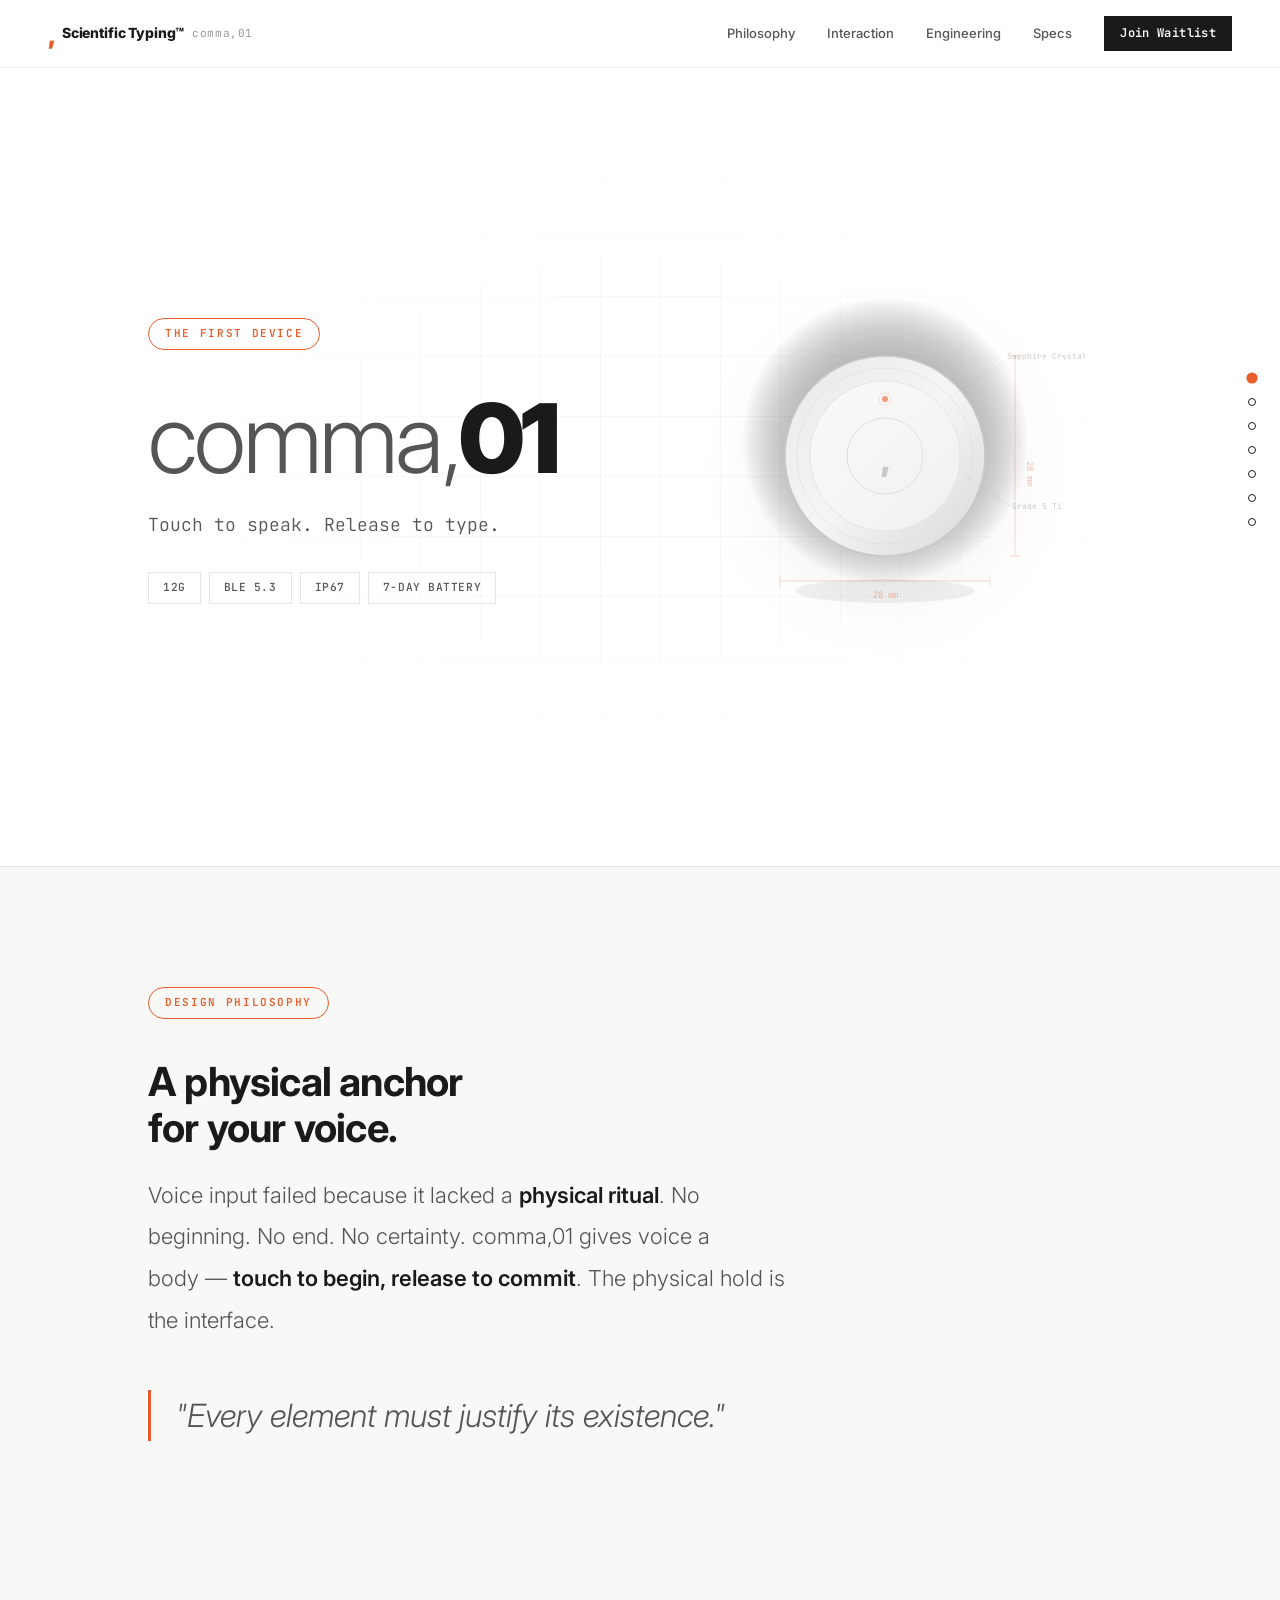
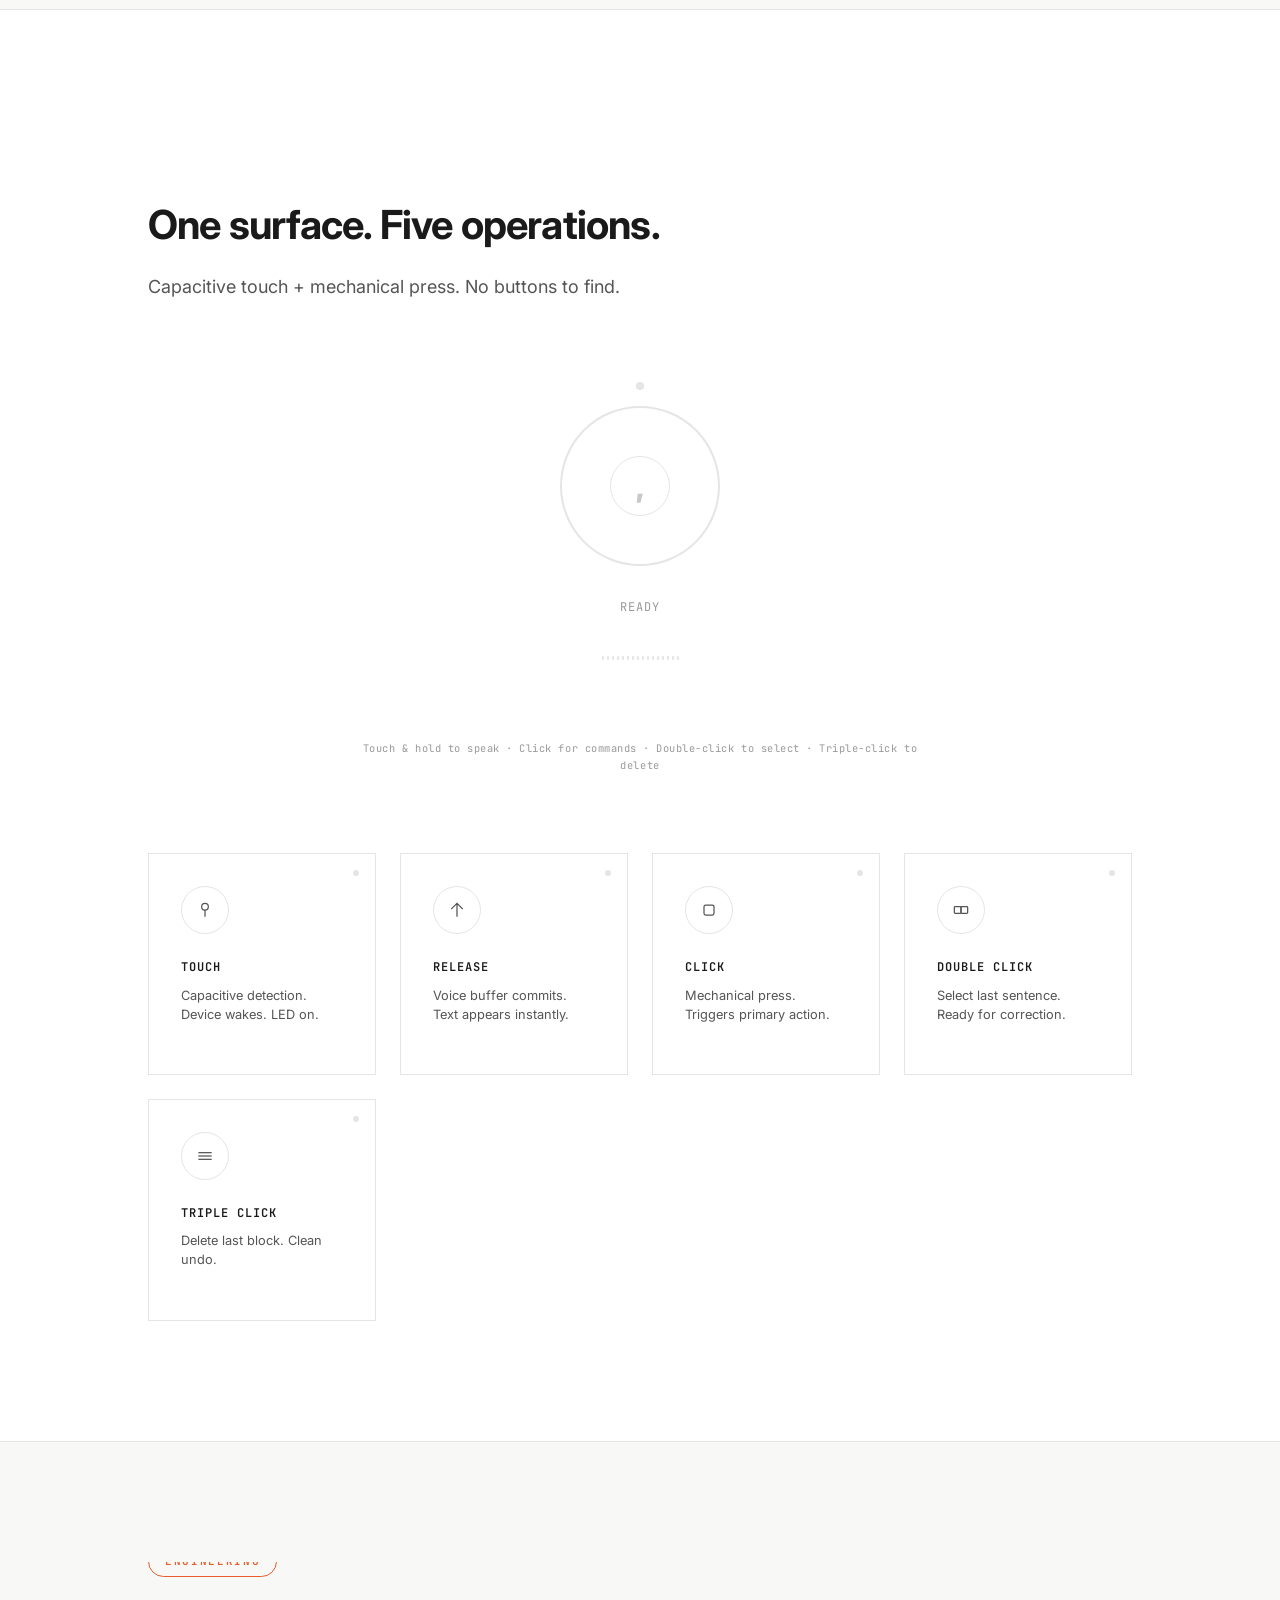
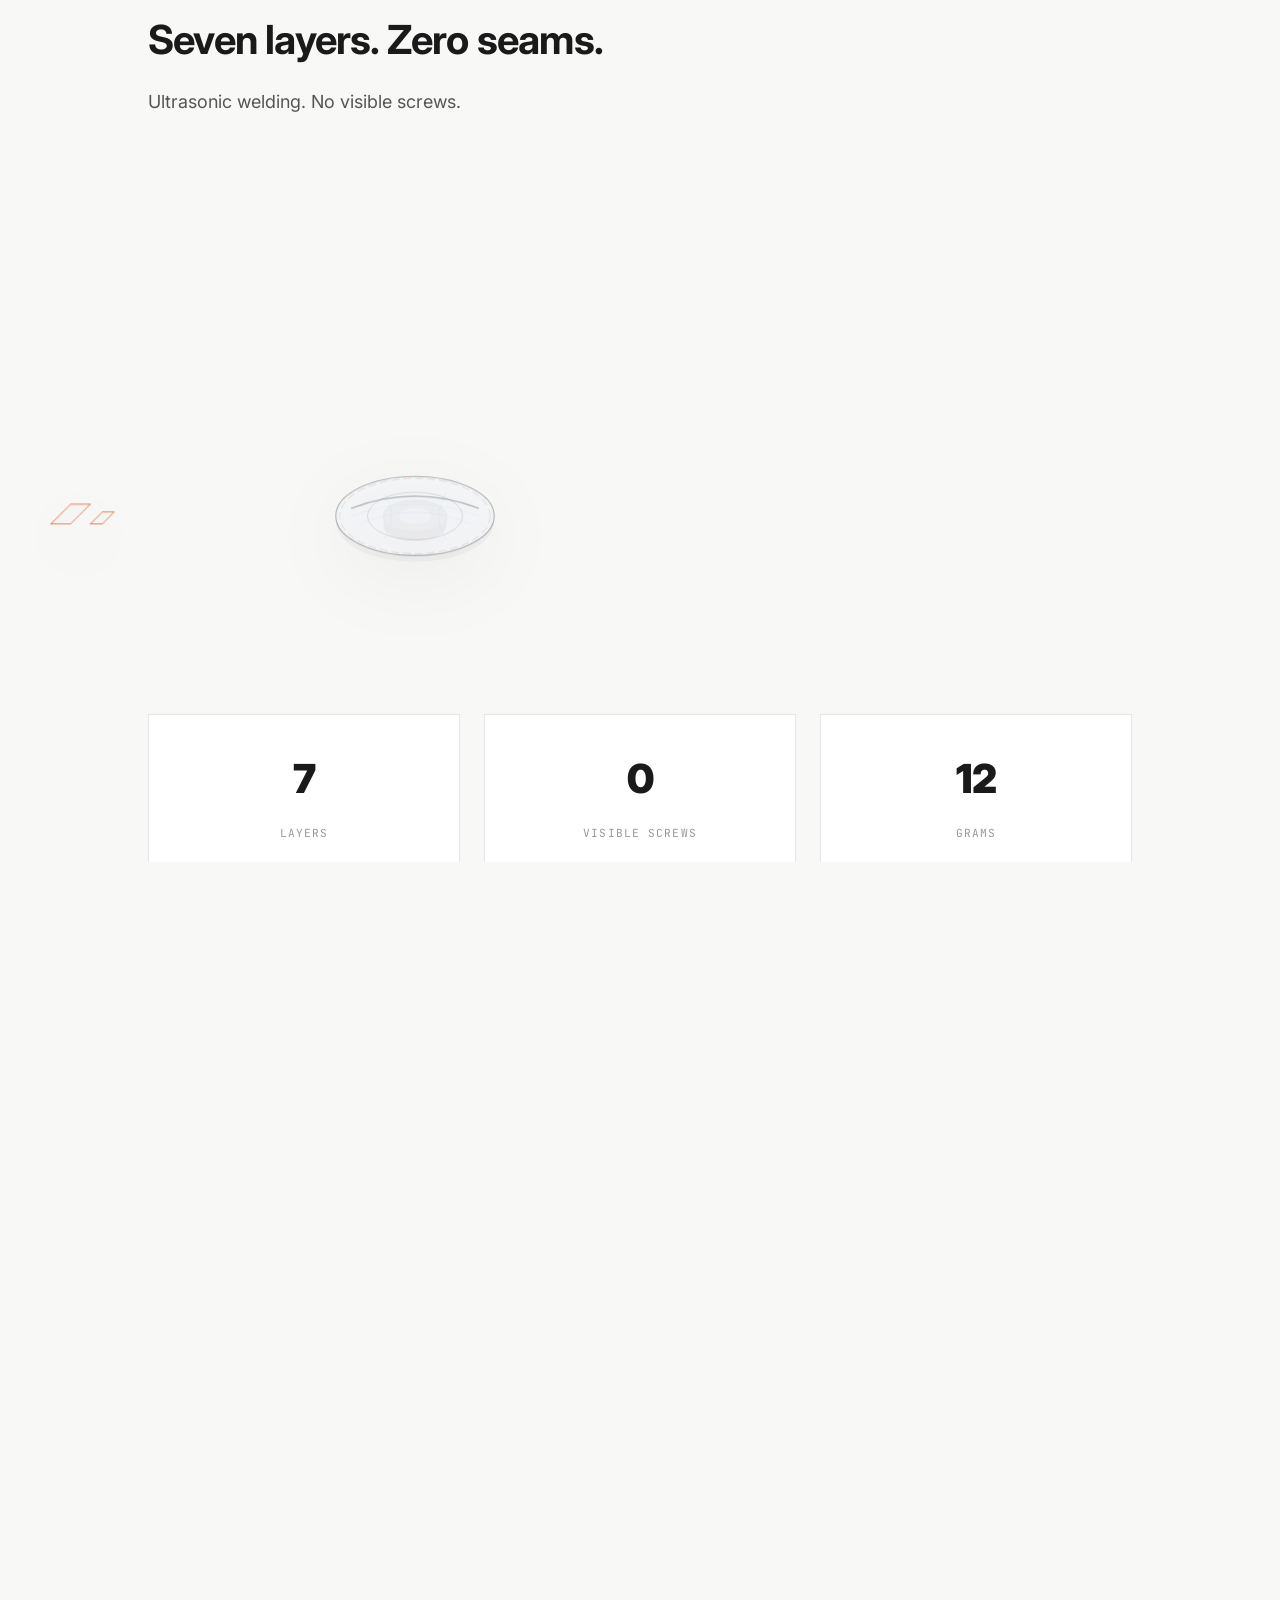
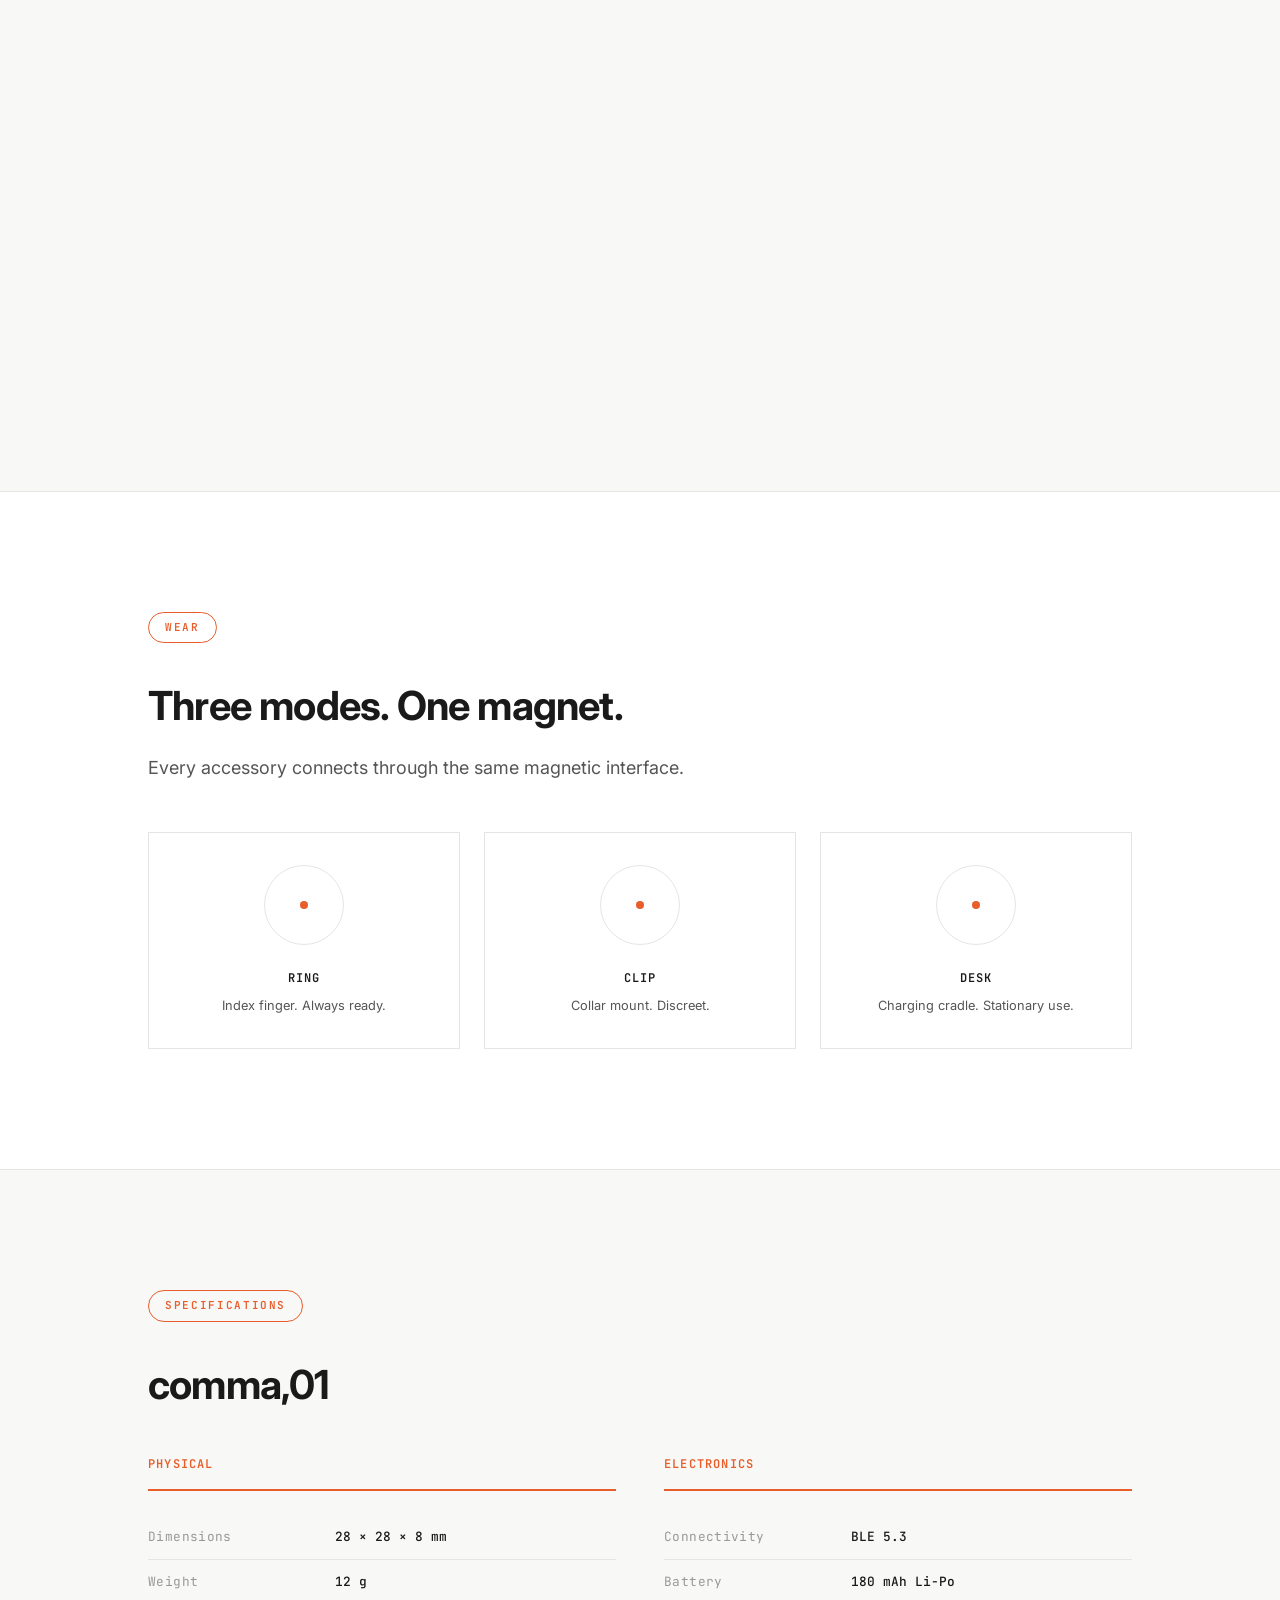
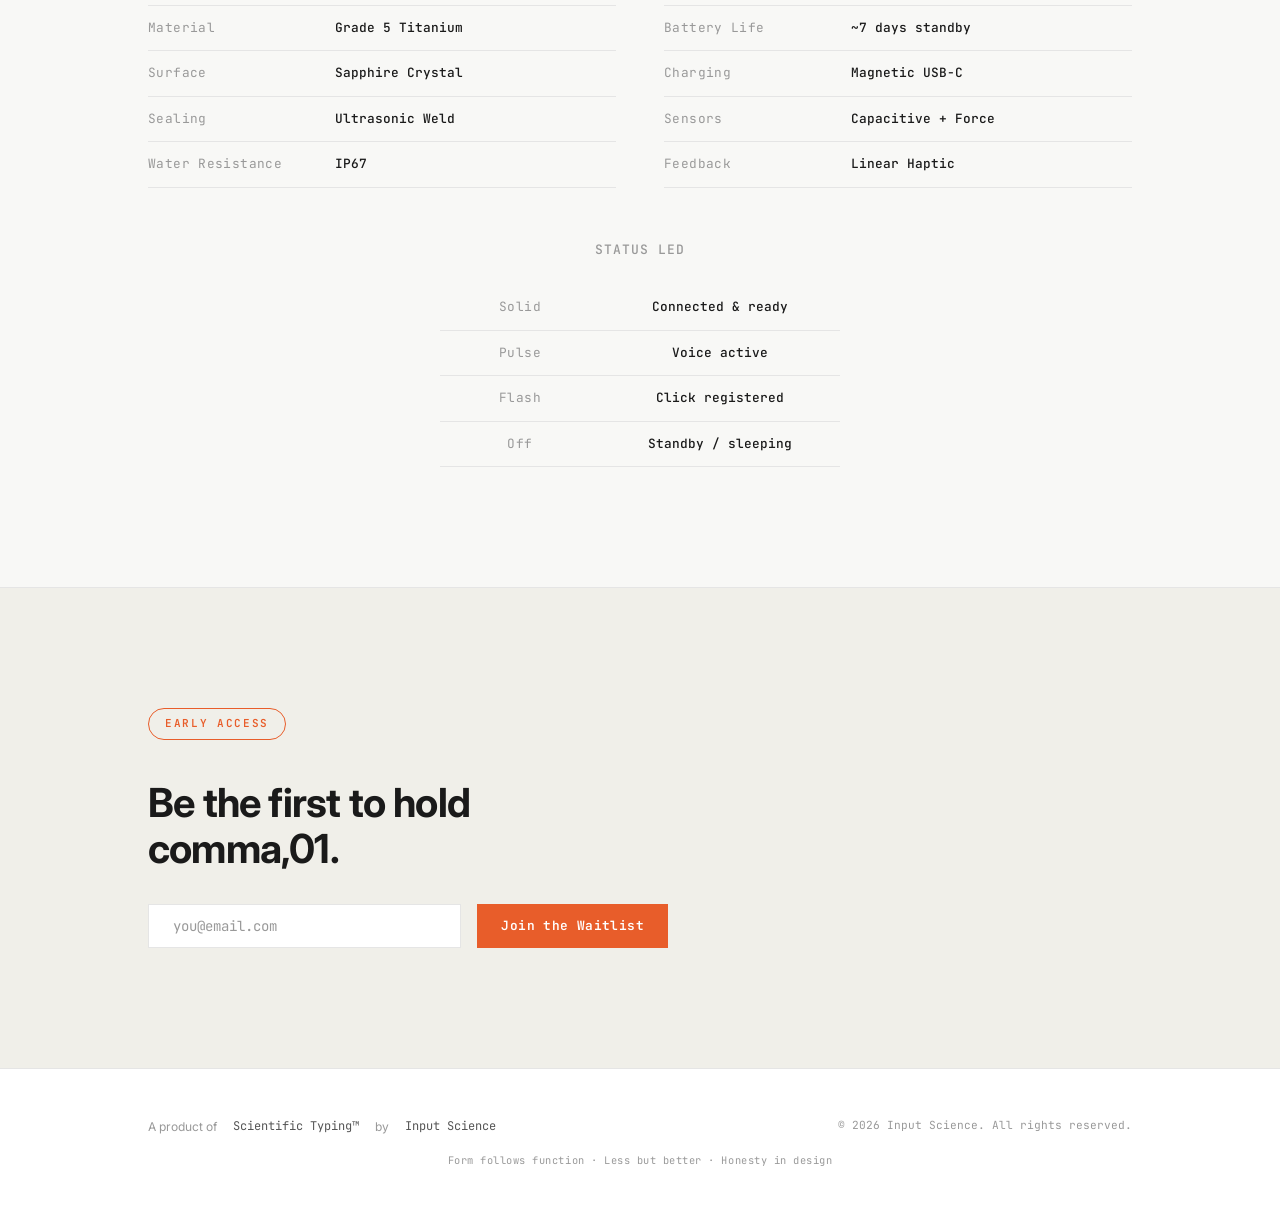
<file: comma-rams.html>
<!DOCTYPE html>
<html lang="en">

<head>
    <meta charset="UTF-8">
    <meta name="viewport" content="width=device-width, initial-scale=1.0">
    <title>comma,01 — Touch to speak. Release to type.</title>
    <meta name="description"
        content="comma,01 — The first device dedicated to Scientific Typing™. Touch to speak. Release to type. A physical anchor for your voice.">
    <link rel="stylesheet" href="comma-rams.css">
</head>

<body>

    <!-- Scroll Progress (right edge, vertical) -->
    <div class="scroll-progress" id="scrollProgress"></div>

    <!-- Section Nav Dots -->
    <div class="section-nav" id="sectionNav">
        <div class="dot active" data-target="hero" data-label="Top"></div>
        <div class="dot" data-target="philosophy" data-label="Philosophy"></div>
        <div class="dot" data-target="interaction" data-label="Interaction"></div>
        <div class="dot" data-target="engineering" data-label="Engineering"></div>
        <div class="dot" data-target="wear" data-label="Wear"></div>
        <div class="dot" data-target="specs" data-label="Specs"></div>
        <div class="dot" data-target="waitlist" data-label="Waitlist"></div>
    </div>

    <!-- ═══ NAVBAR ═══ -->
    <nav class="navbar" id="mainNav">
        <div class="nav-left">
            <a href="index.html" class="nav-brand">
                <span class="comma-mark">,</span>
                Scientific Typing™
            </a>
            <span class="nav-model">comma,01</span>
        </div>
        <div class="nav-links">
            <a href="#philosophy">Philosophy</a>
            <a href="#interaction">Interaction</a>
            <a href="#engineering">Engineering</a>
            <a href="#specs">Specs</a>
            <a href="#waitlist" class="btn">Join Waitlist</a>
        </div>
    </nav>

    <div class="spacer-nav"></div>

    <!-- ═══ HERO ═══ -->
    <section class="hero" id="hero">
        <div class="hero-bg-grid"></div>
        <div class="container">
            <div class="hero-content">
                <span class="section-badge reveal">The First Device</span>
                <h1 class="display reveal" style="transition-delay:0.1s; margin-top: 16px;">
                    <span class="comma-prefix">comma,</span>01
                </h1>
                <p class="hero-tagline reveal" style="transition-delay:0.2s;">
                    Touch to speak. Release to type.
                </p>
                <div class="hero-badges reveal" style="transition-delay:0.3s;">
                    <span class="badge">12g</span>
                    <span class="badge">BLE 5.3</span>
                    <span class="badge">IP67</span>
                    <span class="badge">7-Day Battery</span>
                </div>
            </div>
            <div class="hero-device reveal-scale" style="transition-delay:0.3s;">
                <!-- Product SVG: Minimal comma device illustration -->
                <svg viewBox="0 0 400 400" xmlns="http://www.w3.org/2000/svg">
                    <!-- Swiss grid background -->
                    <defs>
                        <radialGradient id="deviceGlow" cx="50%" cy="45%" r="45%">
                            <stop offset="0%" stop-color="#F0EFE9" />
                            <stop offset="100%" stop-color="transparent" />
                        </radialGradient>
                        <linearGradient id="titaniumGrad" x1="0%" y1="0%" x2="100%" y2="100%">
                            <stop offset="0%" stop-color="#E8E8E6" />
                            <stop offset="50%" stop-color="#F5F5F3" />
                            <stop offset="100%" stop-color="#D8D8D6" />
                        </linearGradient>
                        <linearGradient id="sapphireGrad" x1="0%" y1="0%" x2="100%" y2="100%">
                            <stop offset="0%" stop-color="#FAFAFA" />
                            <stop offset="100%" stop-color="#F0F0EE" />
                        </linearGradient>
                    </defs>

                    <!-- Ambient glow -->
                    <circle cx="200" cy="195" r="160" fill="url(#deviceGlow)" />

                    <!-- Shadow -->
                    <ellipse cx="200" cy="330" rx="90" ry="12" fill="rgba(0,0,0,0.06)" />

                    <!-- Device body (titanium chassis) -->
                    <circle cx="200" cy="195" r="100" fill="url(#titaniumGrad)" stroke="#C8C8C6" stroke-width="1.5" />

                    <!-- Inner bezel -->
                    <circle cx="200" cy="195" r="88" fill="none" stroke="#D8D8D6" stroke-width="0.5" />

                    <!-- Sapphire touch surface -->
                    <circle cx="200" cy="195" r="75" fill="url(#sapphireGrad)" stroke="#E5E5E3" stroke-width="1" />

                    <!-- Inner touch zone -->
                    <circle cx="200" cy="195" r="38" fill="none" stroke="#D8D8D6" stroke-width="0.8" />

                    <!-- Comma symbol -->
                    <text x="200" y="210" text-anchor="middle" font-family="Inter, sans-serif" font-weight="800"
                        font-size="36" fill="#C8C8C6">,</text>

                    <!-- Status LED -->
                    <circle cx="200" cy="138" r="3" fill="#E85D2A" opacity="0.6" />
                    <circle cx="200" cy="138" r="6" fill="none" stroke="#E85D2A" stroke-width="0.5" opacity="0.3" />

                    <!-- Dimension lines -->
                    <g opacity="0.4">
                        <!-- Width dimension -->
                        <line x1="95" y1="320" x2="305" y2="320" stroke="#E85D2A" stroke-width="0.6" />
                        <line x1="95" y1="315" x2="95" y2="325" stroke="#E85D2A" stroke-width="0.6" />
                        <line x1="305" y1="315" x2="305" y2="325" stroke="#E85D2A" stroke-width="0.6" />
                        <text x="200" y="337" text-anchor="middle" font-family="JetBrains Mono, monospace" font-size="9"
                            fill="#E85D2A">28 mm</text>

                        <!-- Height dimension -->
                        <line x1="330" y1="95" x2="330" y2="295" stroke="#E85D2A" stroke-width="0.6" />
                        <line x1="325" y1="95" x2="335" y2="95" stroke="#E85D2A" stroke-width="0.6" />
                        <line x1="325" y1="295" x2="335" y2="295" stroke="#E85D2A" stroke-width="0.6" />
                        <text x="342" y="200" text-anchor="start" font-family="JetBrains Mono, monospace" font-size="9"
                            fill="#E85D2A" transform="rotate(90, 342, 200)">28 mm</text>
                    </g>

                    <!-- Material callout -->
                    <g opacity="0.5">
                        <line x1="260" y1="140" x2="320" y2="100" stroke="#999" stroke-width="0.5"
                            stroke-dasharray="2 2" />
                        <text x="322" y="98" font-family="JetBrains Mono, monospace" font-size="8" fill="#999">
                            Sapphire Crystal</text>
                        <line x1="280" y1="215" x2="325" y2="245" stroke="#999" stroke-width="0.5"
                            stroke-dasharray="2 2" />
                        <text x="327" y="248" font-family="JetBrains Mono, monospace" font-size="8" fill="#999">
                            Grade 5 Ti</text>
                    </g>
                </svg>
            </div>
        </div>
    </section>

    <!-- ═══ PHILOSOPHY ═══ -->
    <section id="philosophy" class="section-alt">
        <div class="container">
            <span class="section-badge reveal">Design Philosophy</span>
            <h2 class="reveal" style="margin-top: 16px;">A physical anchor<br>for your voice.</h2>
            <p class="philosophy-text reveal" style="transition-delay:0.1s;">
                Voice input failed because it lacked a <strong>physical ritual</strong>.
                No beginning. No end. No certainty.
                comma,01 gives voice a body&nbsp;— <strong>touch to begin, release to commit</strong>.
                The physical hold is the interface.
            </p>
            <blockquote class="philosophy-quote reveal" style="transition-delay:0.2s;">
                "Every element must justify its existence."
            </blockquote>
        </div>
    </section>

    <!-- ═══ INTERACTION — Interactive Demo ═══ -->
    <section id="interaction">
        <div class="container">
            <span class="section-badge reveal">Interaction</span>
            <h2 class="reveal" style="margin-top: 16px;">One surface. Five operations.</h2>
            <p class="body-lg reveal" style="transition-delay:0.1s;">Capacitive touch + mechanical press. No buttons to
                find.</p>

            <!-- Live Demo Device -->
            <div class="demo-area reveal-scale" style="transition-delay:0.2s;">
                <div class="demo-led" id="demoLed"></div>
                <div class="demo-device" id="demoDevice">
                    <div class="demo-ring"></div>
                    <div class="demo-ring"></div>
                    <div class="device-inner">,</div>
                </div>
                <div class="demo-status" id="demoStatus">Ready</div>
                <div class="waveform" id="waveform">
                    <div class="bar"></div>
                    <div class="bar"></div>
                    <div class="bar"></div>
                    <div class="bar"></div>
                    <div class="bar"></div>
                    <div class="bar"></div>
                    <div class="bar"></div>
                    <div class="bar"></div>
                    <div class="bar"></div>
                    <div class="bar"></div>
                    <div class="bar"></div>
                    <div class="bar"></div>
                    <div class="bar"></div>
                    <div class="bar"></div>
                    <div class="bar"></div>
                    <div class="bar"></div>
                </div>
                <div class="typed-output" id="typedOutput"></div>
                <p class="demo-hint">Touch & hold to speak · Click for commands · Double-click to select · Triple-click
                    to delete</p>
            </div>

            <!-- Operation Cards -->
            <div class="interaction-grid stagger reveal">
                <div class="interaction-card" data-action="touch" id="cardTouch">
                    <div class="led"></div>
                    <div class="feedback"></div>
                    <div class="card-icon">
                        <svg width="20" height="20" viewBox="0 0 24 24" fill="none" stroke="currentColor"
                            stroke-width="1.5">
                            <circle cx="12" cy="8" r="4" />
                            <path d="M12 12v8" />
                        </svg>
                        <div class="pulse-ring"></div>
                    </div>
                    <div class="card-title">Touch</div>
                    <div class="card-desc">Capacitive detection. Device wakes. LED on.</div>
                    <div class="accent-line"></div>
                </div>

                <div class="interaction-card" data-action="release" id="cardRelease">
                    <div class="led"></div>
                    <div class="feedback"></div>
                    <div class="card-icon">
                        <svg width="20" height="20" viewBox="0 0 24 24" fill="none" stroke="currentColor"
                            stroke-width="1.5">
                            <path d="M12 20V4M5 11l7-7 7 7" />
                        </svg>
                        <div class="pulse-ring"></div>
                    </div>
                    <div class="card-title">Release</div>
                    <div class="card-desc">Voice buffer commits. Text appears instantly.</div>
                    <div class="accent-line"></div>
                </div>

                <div class="interaction-card" data-action="click" id="cardClick">
                    <div class="led"></div>
                    <div class="feedback"></div>
                    <div class="card-icon">
                        <svg width="20" height="20" viewBox="0 0 24 24" fill="none" stroke="currentColor"
                            stroke-width="1.5">
                            <rect x="6" y="6" width="12" height="12" rx="2" />
                        </svg>
                        <div class="pulse-ring"></div>
                    </div>
                    <div class="card-title">Click</div>
                    <div class="card-desc">Mechanical press. Triggers primary action.</div>
                    <div class="accent-line"></div>
                </div>

                <div class="interaction-card" data-action="double" id="cardDouble">
                    <div class="led"></div>
                    <div class="feedback"></div>
                    <div class="card-icon">
                        <svg width="20" height="20" viewBox="0 0 24 24" fill="none" stroke="currentColor"
                            stroke-width="1.5">
                            <rect x="4" y="8" width="8" height="8" rx="1" />
                            <rect x="12" y="8" width="8" height="8" rx="1" />
                        </svg>
                        <div class="pulse-ring"></div>
                    </div>
                    <div class="card-title">Double Click</div>
                    <div class="card-desc">Select last sentence. Ready for correction.</div>
                    <div class="accent-line"></div>
                </div>

                <div class="interaction-card" data-action="triple" id="cardTriple">
                    <div class="led"></div>
                    <div class="feedback"></div>
                    <div class="card-icon">
                        <svg width="20" height="20" viewBox="0 0 24 24" fill="none" stroke="currentColor"
                            stroke-width="1.5">
                            <line x1="4" y1="12" x2="20" y2="12" />
                            <line x1="4" y1="8" x2="20" y2="8" />
                            <line x1="4" y1="16" x2="20" y2="16" />
                        </svg>
                        <div class="pulse-ring"></div>
                    </div>
                    <div class="card-title">Triple Click</div>
                    <div class="card-desc">Delete last block. Clean undo.</div>
                    <div class="accent-line"></div>
                </div>
            </div>
        </div>
    </section>

    <!-- ═══ ENGINEERING — Exploded View ═══ -->
    <section id="engineering" class="eng-scroll-track exploded-section">
        <div class="eng-sticky-content">
            <div class="container">
                <span class="section-badge reveal">Engineering</span>
                <h2 class="reveal" style="margin-top: 16px;">Seven layers. Zero seams.</h2>
                <p class="body-lg reveal">Ultrasonic welding. No visible screws.</p>

                <div class="exploded-stage" id="explodedView">
                    <svg viewBox="0 0 400 600" class="exploded-svg" preserveAspectRatio="xMidYMid meet">
                        <!-- Connecting line -->
                        <line x1="200" y1="420" x2="200" y2="420" class="exp-center-line" />

                        <!-- Layer 7: Titanium Chassis (base) -->
                        <g class="exp-layer" style="--ty: 0px;" data-layer="7">
                            <path d="M 100 420 L 100 450 A 100 50 0 0 0 300 450 L 300 420 A 100 50 0 0 1 100 420 Z"
                                fill="#E8E8E6" />
                            <ellipse cx="200" cy="420" rx="100" ry="50" fill="#F0F0EE" stroke="#C8C8C6"
                                stroke-width="2" />
                            <ellipse cx="200" cy="420" rx="90" ry="45" fill="#F5F5F3" stroke="#D8D8D6"
                                stroke-width="1" />
                        </g>

                        <!-- Layer 6: Li-Po Cell -->
                        <g class="exp-layer" style="--ty: -45px;" data-layer="6">
                            <path d="M 115 420 L 115 435 A 85 42.5 0 0 0 285 435 L 285 420 A 85 42.5 0 0 1 115 420 Z"
                                fill="#D8D8D6" />
                            <ellipse cx="200" cy="420" rx="85" ry="42.5" fill="#E0E0DE" />
                            <path d="M 190 420 L 210 420 M 200 410 L 200 430" stroke="#999" stroke-width="2" />
                        </g>

                        <!-- Layer 5: BLE 5.3 Radio (PCB) -->
                        <g class="exp-layer" style="--ty: -90px;" data-layer="5">
                            <ellipse cx="200" cy="420" rx="90" ry="45" fill="#E8F5E9" stroke="#81C784"
                                stroke-width="1.5" />
                            <rect x="170" y="405" width="25" height="25" fill="#F5F5F3" stroke="#E85D2A"
                                stroke-width="1" transform="skewX(-45)" />
                            <rect x="220" y="415" width="15" height="15" fill="#F5F5F3" stroke="#E85D2A"
                                stroke-width="1" transform="skewX(-45)" />
                            <circle cx="160" cy="430" r="3" fill="#E85D2A" />
                            <circle cx="240" cy="410" r="3" fill="#E85D2A" />
                        </g>

                        <!-- Layer 4: Haptic Feedback Motor -->
                        <g class="exp-layer" style="--ty: -135px;" data-layer="4">
                            <path d="M 160 420 L 160 432 A 40 20 0 0 0 240 432 L 240 420 A 40 20 0 0 1 160 420 Z"
                                fill="#D8D8D6" />
                            <ellipse cx="200" cy="420" rx="40" ry="20" fill="#E0E0DE" stroke="#C8C8C6"
                                stroke-width="1" />
                            <ellipse cx="200" cy="420" rx="20" ry="10" fill="#F0F0EE" />
                        </g>

                        <!-- Layer 3: Force-Sensitive Membrane -->
                        <g class="exp-layer" style="--ty: -180px;" data-layer="3">
                            <ellipse cx="200" cy="420" rx="95" ry="47.5" fill="rgba(232, 93, 42, 0.08)"
                                stroke="rgba(232, 93, 42, 0.5)" stroke-width="1.5" stroke-dasharray="10 5" />
                        </g>

                        <!-- Layer 2: Capacitive Sensor Array -->
                        <g class="exp-layer" style="--ty: -225px;" data-layer="2">
                            <ellipse cx="200" cy="420" rx="98" ry="49" fill="rgba(100, 181, 246, 0.15)"
                                stroke="rgba(66, 165, 245, 0.4)" stroke-width="1" />
                            <path d="M 120 420 Q 200 390 280 420 M 130 430 Q 200 400 270 430"
                                stroke="rgba(66, 165, 245, 0.25)" stroke-width="1" fill="none" />
                            <path d="M 160 390 Q 180 420 160 450 M 240 390 Q 220 420 240 450"
                                stroke="rgba(66, 165, 245, 0.25)" stroke-width="1" fill="none" />
                        </g>

                        <!-- Layer 1: Sapphire Touch Surface -->
                        <g class="exp-layer" style="--ty: -270px;" data-layer="1">
                            <path d="M 100 420 L 100 428 A 100 50 0 0 0 300 428 L 300 420 A 100 50 0 0 1 100 420 Z"
                                fill="rgba(26, 26, 26, 0.04)" />
                            <ellipse cx="200" cy="420" rx="100" ry="50" fill="rgba(255, 255, 255, 0.6)"
                                stroke="rgba(26, 26, 26, 0.3)" stroke-width="1.5" />
                            <ellipse cx="200" cy="420" rx="60" ry="30" fill="transparent"
                                stroke="rgba(26, 26, 26, 0.15)" stroke-width="1" />
                            <path d="M 120 410 Q 200 380 280 410" fill="none" stroke="rgba(26, 26, 26, 0.25)"
                                stroke-width="2" stroke-linecap="round" />
                        </g>
                    </svg>

                    <div class="exp-labels-col">
                        <div class="exp-label" data-target="1">01 — Sapphire Touch Surface</div>
                        <div class="exp-label" data-target="2">02 — Capacitive Sensor Array</div>
                        <div class="exp-label" data-target="3">03 — Force-Sensitive Membrane</div>
                        <div class="exp-label" data-target="4">04 — Haptic Feedback Motor</div>
                        <div class="exp-label" data-target="5">05 — BLE 5.3 Radio Module</div>
                        <div class="exp-label" data-target="6">06 — Li-Po Cell (180 mAh)</div>
                        <div class="exp-label" data-target="7">07 — Titanium Chassis</div>
                    </div>
                </div>

                <div class="engineering-stats stagger reveal">
                    <div class="stat-item">
                        <span class="stat-number" data-target="7">0</span>
                        <span class="stat-label">Layers</span>
                    </div>
                    <div class="stat-item">
                        <span class="stat-number" data-target="0">0</span>
                        <span class="stat-label">Visible Screws</span>
                    </div>
                    <div class="stat-item">
                        <span class="stat-number" data-target="12">0</span>
                        <span class="stat-label">Grams</span>
                    </div>
                </div>
            </div>
        </div>
    </section>

    <!-- ═══ WEAR ═══ -->
    <section id="wear">
        <div class="container">
            <span class="section-badge reveal">Wear</span>
            <h2 class="reveal" style="margin-top: 16px;">Three modes. One magnet.</h2>
            <p class="body-lg reveal" style="transition-delay:0.1s;">Every accessory connects through the same magnetic
                interface.</p>

            <div class="wear-modes stagger reveal">
                <div class="wear-card">
                    <div class="magnetic-demo">
                        <div class="mag-dot"></div>
                    </div>
                    <div class="wear-name">Ring</div>
                    <div class="wear-desc">Index finger. Always ready.</div>
                </div>
                <div class="wear-card">
                    <div class="magnetic-demo">
                        <div class="mag-dot"></div>
                    </div>
                    <div class="wear-name">Clip</div>
                    <div class="wear-desc">Collar mount. Discreet.</div>
                </div>
                <div class="wear-card">
                    <div class="magnetic-demo">
                        <div class="mag-dot"></div>
                    </div>
                    <div class="wear-name">Desk</div>
                    <div class="wear-desc">Charging cradle. Stationary use.</div>
                </div>
            </div>
        </div>
    </section>

    <!-- ═══ SPECIFICATIONS ═══ -->
    <section id="specs" class="section-alt">
        <div class="container">
            <span class="section-badge reveal">Specifications</span>
            <h2 class="reveal" style="margin-top: 16px;">comma,01</h2>

            <div class="dual-grid reveal">
                <div class="col">
                    <h3>Physical</h3>
                    <table class="spec-table">
                        <tr>
                            <td>Dimensions</td>
                            <td>28 × 28 × 8 mm</td>
                        </tr>
                        <tr>
                            <td>Weight</td>
                            <td>12 g</td>
                        </tr>
                        <tr>
                            <td>Material</td>
                            <td>Grade 5 Titanium</td>
                        </tr>
                        <tr>
                            <td>Surface</td>
                            <td>Sapphire Crystal</td>
                        </tr>
                        <tr>
                            <td>Sealing</td>
                            <td>Ultrasonic Weld</td>
                        </tr>
                        <tr>
                            <td>Water Resistance</td>
                            <td>IP67</td>
                        </tr>
                    </table>
                </div>
                <div class="col">
                    <h3>Electronics</h3>
                    <table class="spec-table">
                        <tr>
                            <td>Connectivity</td>
                            <td>BLE 5.3</td>
                        </tr>
                        <tr>
                            <td>Battery</td>
                            <td>180 mAh Li-Po</td>
                        </tr>
                        <tr>
                            <td>Battery Life</td>
                            <td>~7 days standby</td>
                        </tr>
                        <tr>
                            <td>Charging</td>
                            <td>Magnetic USB-C</td>
                        </tr>
                        <tr>
                            <td>Sensors</td>
                            <td>Capacitive + Force</td>
                        </tr>
                        <tr>
                            <td>Feedback</td>
                            <td>Linear Haptic</td>
                        </tr>
                    </table>
                </div>
            </div>

            <div class="led-status-section reveal">
                <span class="caption">Status LED</span>
                <table class="spec-table">
                    <tr>
                        <td>Solid</td>
                        <td>Connected & ready</td>
                    </tr>
                    <tr>
                        <td>Pulse</td>
                        <td>Voice active</td>
                    </tr>
                    <tr>
                        <td>Flash</td>
                        <td>Click registered</td>
                    </tr>
                    <tr>
                        <td>Off</td>
                        <td>Standby / sleeping</td>
                    </tr>
                </table>
            </div>
        </div>
    </section>

    <!-- ═══ WAITLIST ═══ -->
    <section id="waitlist" class="waitlist-section">
        <div class="container">
            <span class="section-badge reveal">Early Access</span>
            <h2 class="reveal" style="margin-top: 16px;">Be the first to hold<br>comma,01.</h2>
            <form class="waitlist-form reveal" id="waitlistForm">
                <input type="email" placeholder="you@email.com" required>
                <button type="submit">Join the Waitlist</button>
            </form>
            <p class="waitlist-success" id="waitlistSuccess">✓ You're on the list. We'll be in touch.</p>
        </div>
    </section>

    <!-- ═══ FOOTER ═══ -->
    <footer>
        <div class="container">
            <div class="footer-links">
                <span class="small">A product of</span>
                <a href="index.html">Scientific Typing™</a>
                <span class="small">by</span>
                <a href="https://inputscience.io" target="_blank" rel="noopener">Input Science</a>
            </div>
            <p class="copyright">© 2026 Input Science. All rights reserved.</p>
        </div>
        <p class="design-philosophy">Form follows function · Less but better · Honesty in design</p>
    </footer>

    <!-- Back to Top -->
    <button class="back-to-top" id="backToTop" aria-label="Back to top">↑</button>

    <script>
        // ─── Scroll Progress (vertical, right edge) ───
        const scrollProgress = document.getElementById('scrollProgress');
        const backToTop = document.getElementById('backToTop');

        window.addEventListener('scroll', () => {
            const scrollTop = window.scrollY;
            const docHeight = document.documentElement.scrollHeight - window.innerHeight;
            scrollProgress.style.height = ((scrollTop / docHeight) * 100) + '%';
            backToTop.classList.toggle('visible', scrollTop > 400);
        }, { passive: true });

        backToTop.addEventListener('click', () => window.scrollTo({ top: 0, behavior: 'smooth' }));

        // ─── Smart Nav ───
        let lastScroll = 0;
        const mainNav = document.getElementById('mainNav');

        window.addEventListener('scroll', () => {
            const cur = window.scrollY;
            mainNav.classList.toggle('hidden', cur > lastScroll && cur > 120);
            lastScroll = cur;
        }, { passive: true });

        // ─── Section Dots ───
        const dots = document.querySelectorAll('.section-nav .dot');
        const sections = document.querySelectorAll('section[id]');

        window.addEventListener('scroll', () => {
            let current = '';
            sections.forEach(s => { if (window.scrollY >= s.offsetTop - 200) current = s.id; });
            dots.forEach(d => d.classList.toggle('active', d.dataset.target === current));
        }, { passive: true });

        dots.forEach(d => d.addEventListener('click', () => {
            document.getElementById(d.dataset.target)?.scrollIntoView({ behavior: 'smooth' });
        }));

        // ─── Scroll Reveal ───
        const revealObserver = new IntersectionObserver((entries) => {
            entries.forEach(e => { if (e.isIntersecting) e.target.classList.add('visible'); });
        }, { threshold: 0.1, rootMargin: '0px 0px -50px 0px' });

        document.querySelectorAll('.reveal, .reveal-left, .reveal-right, .reveal-scale, .stagger')
            .forEach(el => revealObserver.observe(el));

        // ═══ INTERACTIVE DEMO DEVICE ═══
        const demoDevice = document.getElementById('demoDevice');
        const demoLed = document.getElementById('demoLed');
        const demoStatus = document.getElementById('demoStatus');
        const waveform = document.getElementById('waveform');
        const typedOutput = document.getElementById('typedOutput');

        const samplePhrases = [
            'Voice as a keyboard.',
            'Touch to speak, release to type.',
            'The physical hold is the interface.',
            'No beginning. No end. No certainty.',
            'comma,01 gives voice a body.',
            'Controlled by a physical hold.',
        ];

        let holdTimer = null;
        let clickCount = 0;
        let clickTimer = null;
        let isHolding = false;
        let interactionLocked = false;
        let currentPhrase = '';

        function setStatus(text, active = false) {
            demoStatus.textContent = text;
            demoStatus.classList.toggle('active', active);
        }

        function setLed(on) { demoLed.classList.toggle('on', on); }

        function typeText(text) {
            typedOutput.textContent = '';
            typedOutput.classList.add('has-text');
            let i = 0;
            function next() {
                if (i <= text.length) {
                    typedOutput.textContent = text.slice(0, i) + (i < text.length ? '█' : '');
                    i++;
                    setTimeout(next, 20 + Math.random() * 20);
                }
            }
            next();
        }

        demoDevice.addEventListener('mousedown', (e) => {
            e.preventDefault();
            if (interactionLocked) return;
            holdTimer = setTimeout(() => {
                isHolding = true;
                interactionLocked = true;
                demoDevice.classList.add('touching', 'pressing');
                setLed(true);
                setStatus('Listening...', true);
                waveform.classList.add('active');
                currentPhrase = samplePhrases[Math.floor(Math.random() * samplePhrases.length)];
                activateCard('touch');
                clickCount = 0;
                clearTimeout(clickTimer);
            }, 250);
        });

        demoDevice.addEventListener('mouseup', () => {
            clearTimeout(holdTimer);
            if (isHolding) {
                isHolding = false;
                demoDevice.classList.remove('touching', 'pressing');
                waveform.classList.remove('active');
                setStatus('Committed', true);
                setLed(false);
                activateCard('release');
                typeText(currentPhrase);
                setTimeout(() => { setStatus('Ready'); interactionLocked = false; }, 2000);
            } else {
                if (!interactionLocked) handleClick();
            }
        });

        demoDevice.addEventListener('contextmenu', e => e.preventDefault());
        demoDevice.addEventListener('touchstart', (e) => { e.preventDefault(); demoDevice.dispatchEvent(new MouseEvent('mousedown')); });
        demoDevice.addEventListener('touchend', (e) => { e.preventDefault(); demoDevice.dispatchEvent(new MouseEvent('mouseup')); });

        function handleClick() {
            clickCount++;
            clearTimeout(clickTimer);
            clickTimer = setTimeout(() => {
                if (clickCount === 1) {
                    activateCard('click');
                    setStatus('Click → Action', true);
                    setLed(true);
                    setTimeout(() => { setStatus('Ready'); setLed(false); }, 1200);
                } else if (clickCount === 2) {
                    activateCard('double');
                    setStatus('Double → Select', true);
                    setLed(true);
                    if (typedOutput.textContent) {
                        typedOutput.style.background = 'rgba(232,93,42,0.06)';
                        setTimeout(() => { typedOutput.style.background = ''; }, 1200);
                    }
                    setTimeout(() => { setStatus('Ready'); setLed(false); }, 1200);
                } else if (clickCount >= 3) {
                    activateCard('triple');
                    setStatus('Triple → Delete', true);
                    setLed(true);
                    typedOutput.textContent = '';
                    typedOutput.classList.remove('has-text');
                    setTimeout(() => { setStatus('Ready'); setLed(false); }, 1200);
                }
                clickCount = 0;
            }, 300);
        }

        // ─── Interaction Cards ───
        const interactionCards = document.querySelectorAll('.interaction-card');

        function activateCard(action) {
            interactionCards.forEach(c => c.classList.remove('active'));
            const card = document.querySelector(`[data-action="${action}"]`);
            if (card) {
                card.classList.add('active');
                const ripple = document.createElement('div');
                ripple.className = 'ripple';
                const rect = card.getBoundingClientRect();
                ripple.style.width = ripple.style.height = Math.max(rect.width, rect.height) + 'px';
                ripple.style.left = '50%';
                ripple.style.top = '50%';
                ripple.style.marginLeft = -(Math.max(rect.width, rect.height) / 2) + 'px';
                ripple.style.marginTop = -(Math.max(rect.width, rect.height) / 2) + 'px';
                card.appendChild(ripple);
                setTimeout(() => ripple.remove(), 600);
                setTimeout(() => card.classList.remove('active'), 1500);
            }
        }

        interactionCards.forEach(card => {
            card.addEventListener('click', () => {
                const action = card.dataset.action;
                activateCard(action);
                if (action === 'touch') {
                    demoDevice.classList.add('touching');
                    setLed(true);
                    setStatus('Listening...', true);
                    waveform.classList.add('active');
                    setTimeout(() => {
                        demoDevice.classList.remove('touching');
                        waveform.classList.remove('active');
                        setStatus('Committed', true);
                        currentPhrase = samplePhrases[Math.floor(Math.random() * samplePhrases.length)];
                        typeText(currentPhrase);
                        activateCard('release');
                        setLed(false);
                        setTimeout(() => setStatus('Ready'), 2000);
                    }, 1500);
                } else if (action === 'click') {
                    setStatus('Click → Action', true);
                    setLed(true);
                    setTimeout(() => { setStatus('Ready'); setLed(false); }, 1200);
                } else if (action === 'double') {
                    setStatus('Double → Select', true);
                    setLed(true);
                    if (typedOutput.textContent) {
                        typedOutput.style.background = 'rgba(232,93,42,0.06)';
                        setTimeout(() => typedOutput.style.background = '', 1200);
                    }
                    setTimeout(() => { setStatus('Ready'); setLed(false); }, 1200);
                } else if (action === 'triple') {
                    setStatus('Triple → Delete', true);
                    setLed(true);
                    typedOutput.textContent = '';
                    typedOutput.classList.remove('has-text');
                    setTimeout(() => { setStatus('Ready'); setLed(false); }, 1200);
                }
            });
        });

        // ─── Engineering: Scroll-Scrubbing SVG ───
        const explodeContainer = document.getElementById('explodedView');
        if (explodeContainer) {
            let rafId = null;

            function scrubExplosion() {
                const track = document.getElementById('engineering');
                const rect = track.getBoundingClientRect();
                const windowHeight = window.innerHeight;
                const scrollableDistance = Math.max(1, rect.height - windowHeight);
                let rawProgress = -rect.top / scrollableDistance;
                let progress = Math.max(0, Math.min(1, rawProgress));
                progress = 1 - Math.pow(1 - progress, 2.5);

                explodeContainer.style.setProperty('--explode-progress', progress.toFixed(4));

                const centerLine = document.querySelector('.exp-center-line');
                if (centerLine) {
                    centerLine.setAttribute('y2', 420 - (420 - 150) * progress);
                }

                if (progress > 0.98) {
                    explodeContainer.classList.add('fully-exploded');
                } else {
                    explodeContainer.classList.remove('fully-exploded');
                }
                rafId = null;
            }

            window.addEventListener('scroll', () => {
                if (!rafId) rafId = requestAnimationFrame(scrubExplosion);
            }, { passive: true });

            scrubExplosion();

            // Hover interactions
            const expLayers = document.querySelectorAll('.exp-layer');
            const expLabels = document.querySelectorAll('.exp-label');

            expLayers.forEach(layer => {
                layer.addEventListener('mouseenter', () => {
                    document.querySelector(`.exp-label[data-target="${layer.dataset.layer}"]`)?.classList.add('highlight');
                });
                layer.addEventListener('mouseleave', () => {
                    document.querySelector(`.exp-label[data-target="${layer.dataset.layer}"]`)?.classList.remove('highlight');
                });
            });

            expLabels.forEach(label => {
                label.addEventListener('mouseenter', () => {
                    const id = label.dataset.target;
                    document.querySelector(`.exp-layer[data-layer="${id}"]`)?.style.setProperty('filter', 'drop-shadow(0 0 20px rgba(232,93,42,0.3)) brightness(1.05)');
                    label.classList.add('highlight');
                });
                label.addEventListener('mouseleave', () => {
                    const id = label.dataset.target;
                    document.querySelector(`.exp-layer[data-layer="${id}"]`)?.style.setProperty('filter', '');
                    label.classList.remove('highlight');
                });
            });
        }

        // ─── Counter Animation ───
        const statNumbers = document.querySelectorAll('.stat-number[data-target]');
        const counterObserver = new IntersectionObserver((entries) => {
            entries.forEach(entry => {
                if (entry.isIntersecting) {
                    const el = entry.target;
                    const target = parseInt(el.dataset.target);
                    let current = 0;
                    const step = Math.max(1, Math.floor(target / 30));
                    const interval = setInterval(() => {
                        current += step;
                        if (current >= target) { current = target; clearInterval(interval); }
                        el.textContent = current;
                    }, 40);
                    counterObserver.unobserve(el);
                }
            });
        }, { threshold: 0.5 });

        statNumbers.forEach(el => counterObserver.observe(el));

        // ─── Waitlist ───
        const waitlistForm = document.getElementById('waitlistForm');
        const waitlistSuccess = document.getElementById('waitlistSuccess');

        waitlistForm.addEventListener('submit', (e) => {
            e.preventDefault();
            const email = waitlistForm.querySelector('input').value;
            const entries = JSON.parse(localStorage.getItem('st_waitlist') || '[]');
            entries.push({ email, timestamp: new Date().toISOString() });
            localStorage.setItem('st_waitlist', JSON.stringify(entries));
            waitlistForm.style.display = 'none';
            waitlistSuccess.classList.add('show');
        });

        if (localStorage.getItem('st_waitlist')) {
            const entries = JSON.parse(localStorage.getItem('st_waitlist'));
            if (entries.length > 0) {
                waitlistForm.style.display = 'none';
                waitlistSuccess.classList.add('show');
            }
        }

        // ─── Console ───
        console.log(
            '%c , %c comma,01 — Touch to speak. Release to type. %c Rams Edition',
            'font-size: 32px; font-weight: 800; color: #E85D2A; background: #F0EFE9; padding: 8px 4px 8px 16px;',
            'font-size: 12px; font-weight: 400; color: #555; background: #F0EFE9; padding: 8px 0;',
            'font-size: 10px; font-weight: 600; color: #E85D2A; background: #F0EFE9; padding: 8px 16px 8px 4px;'
        );
    </script>

</body>

</html>
</file>
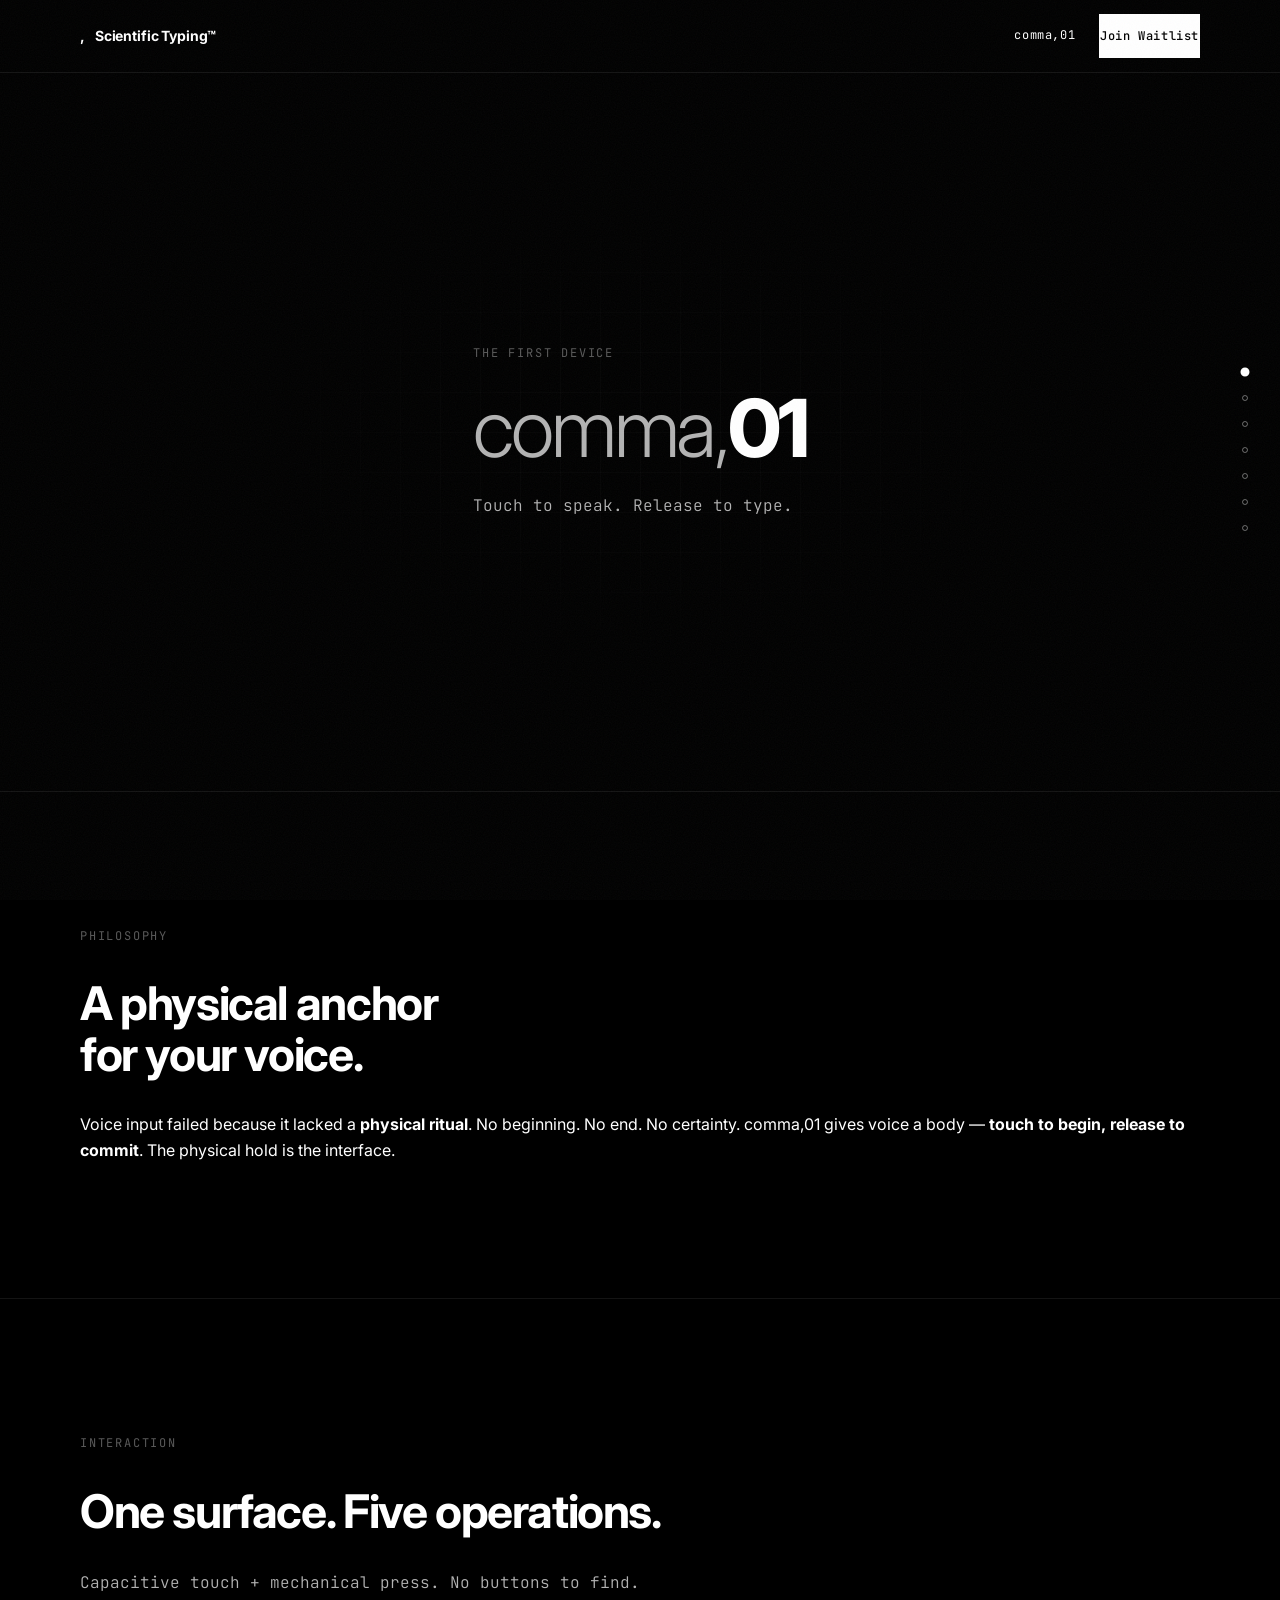
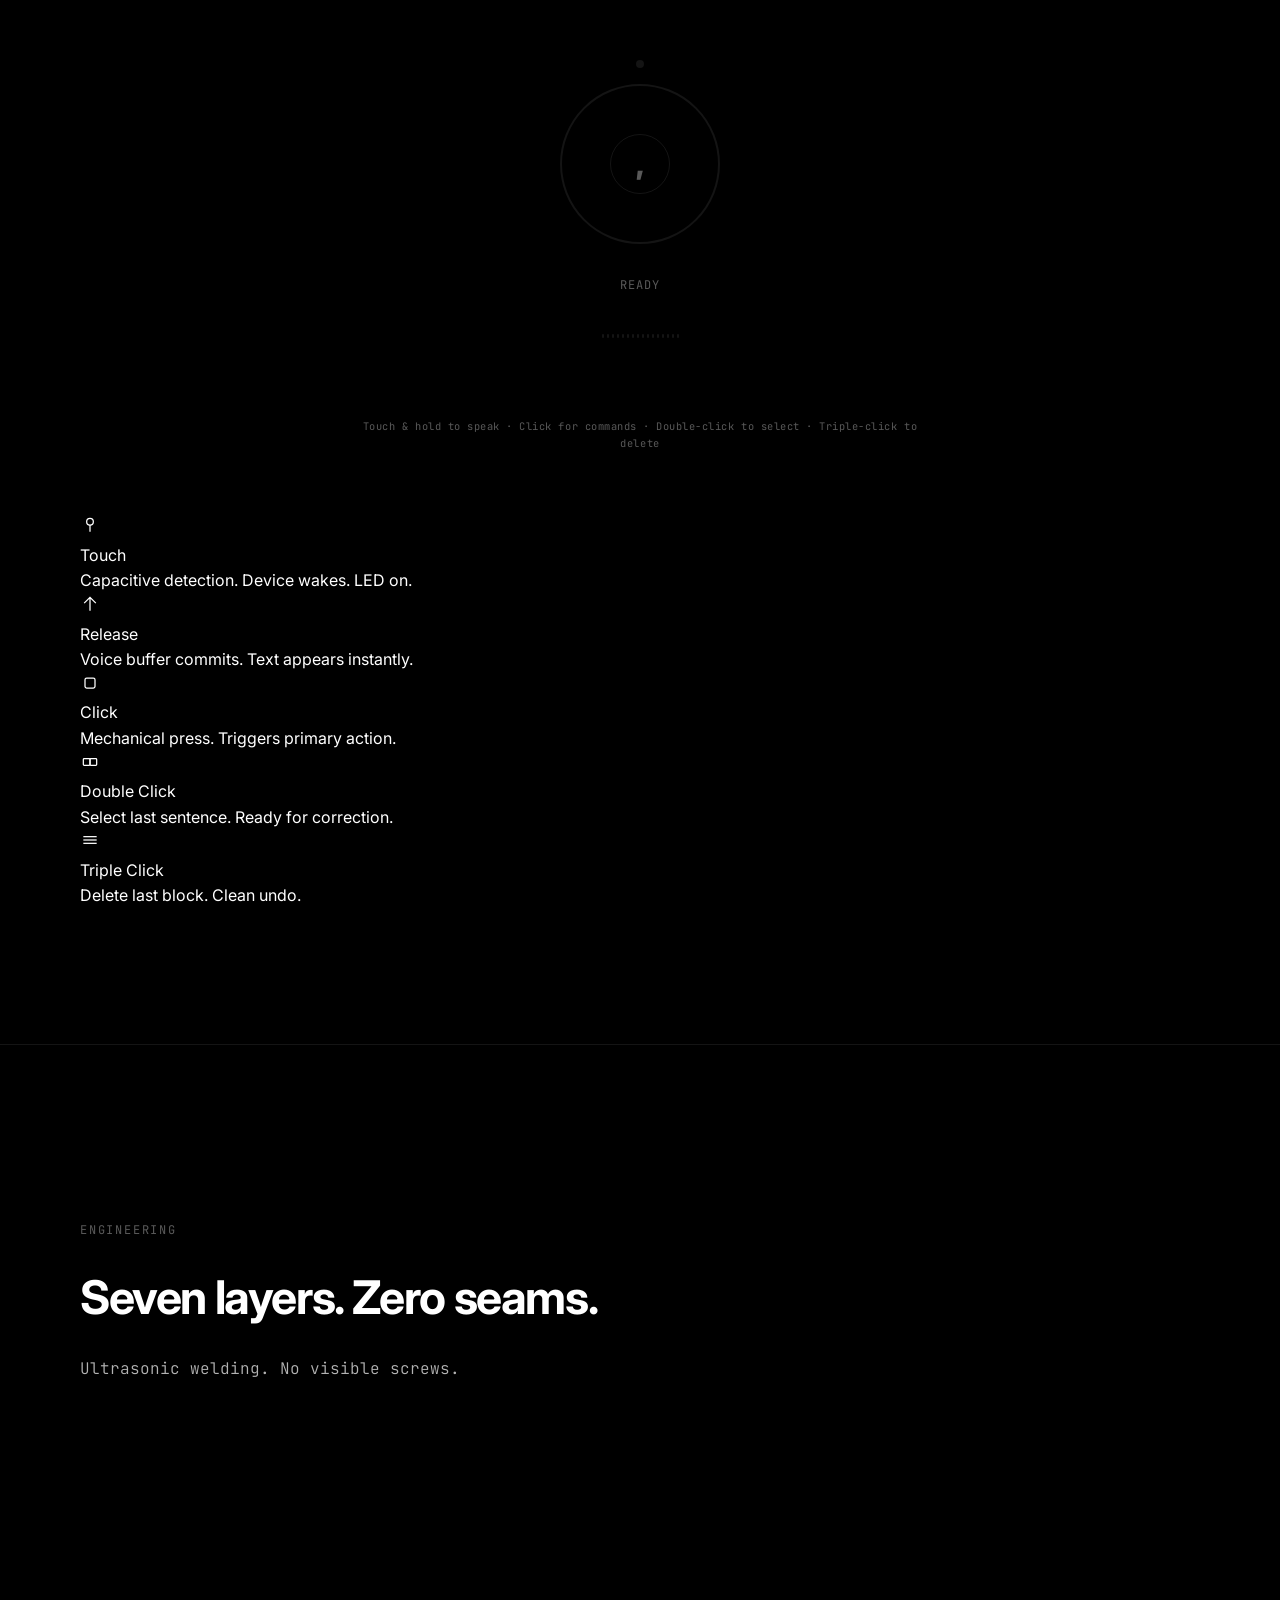
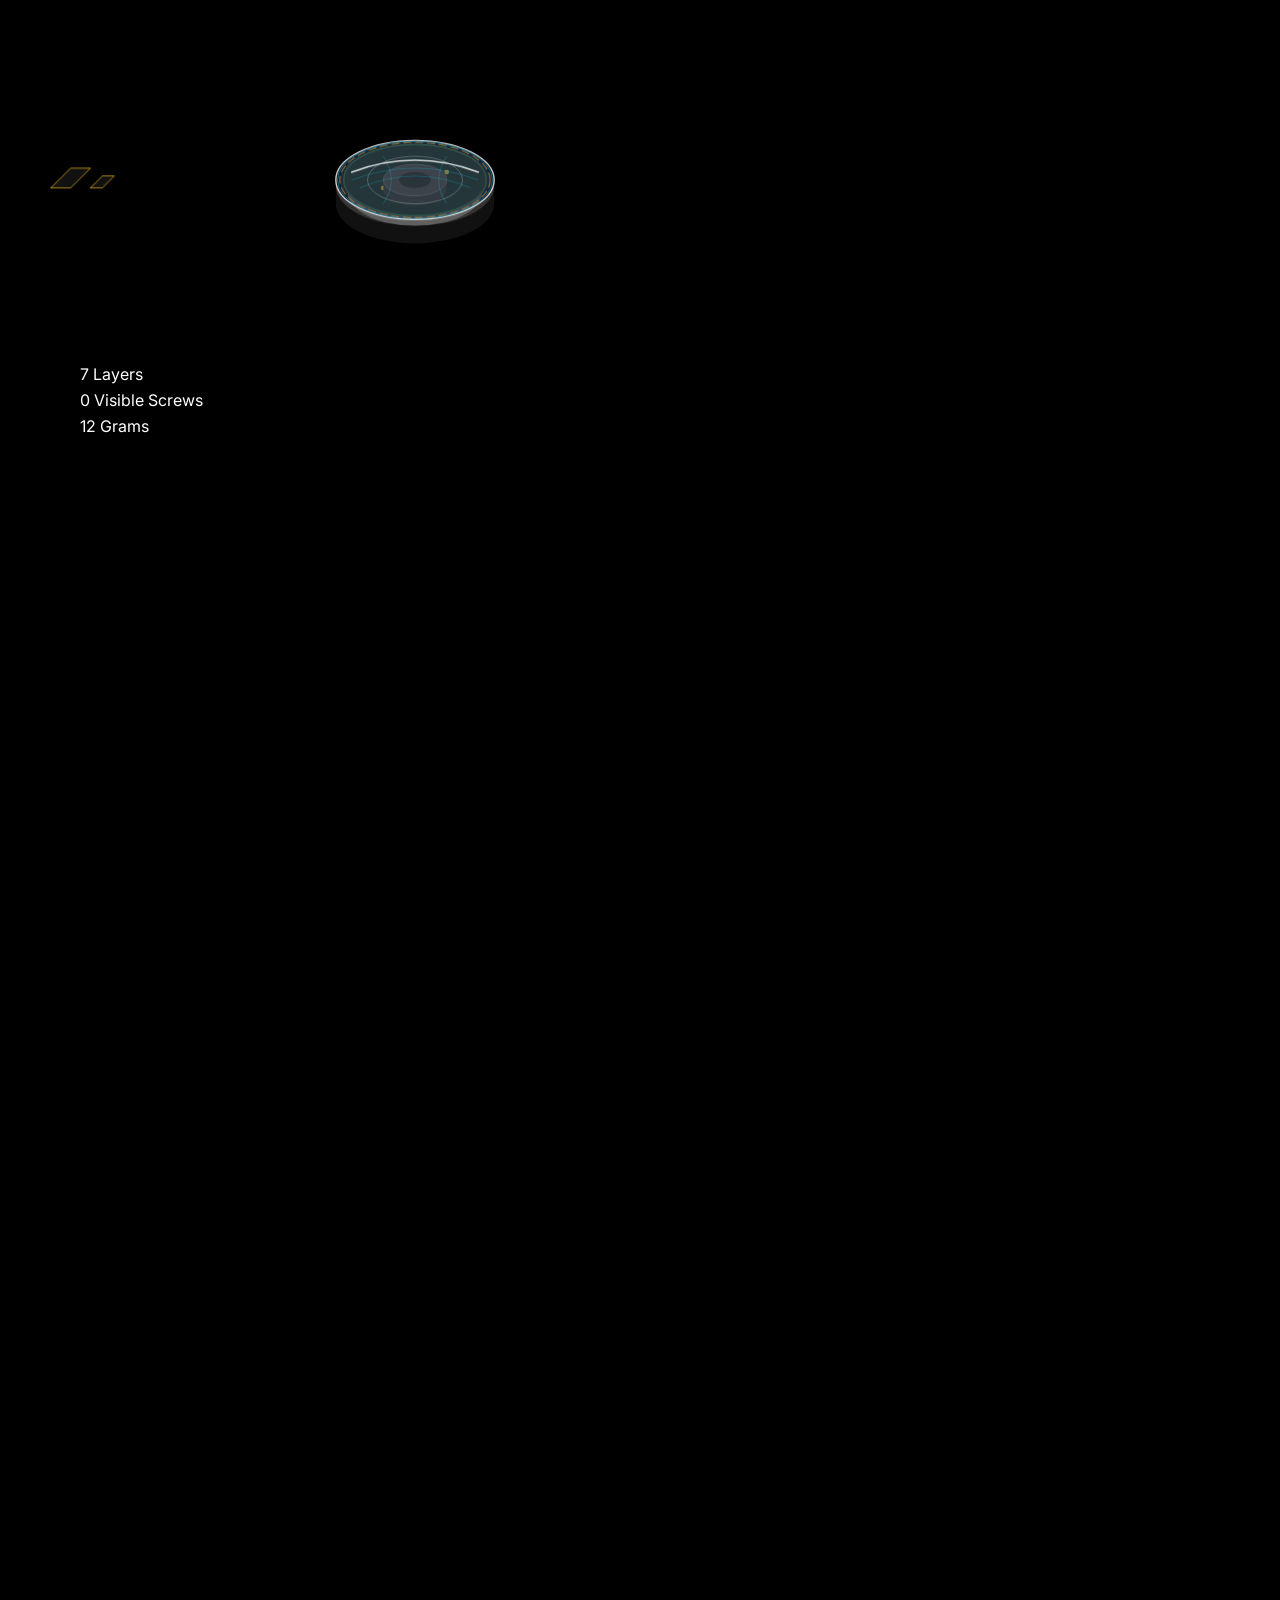
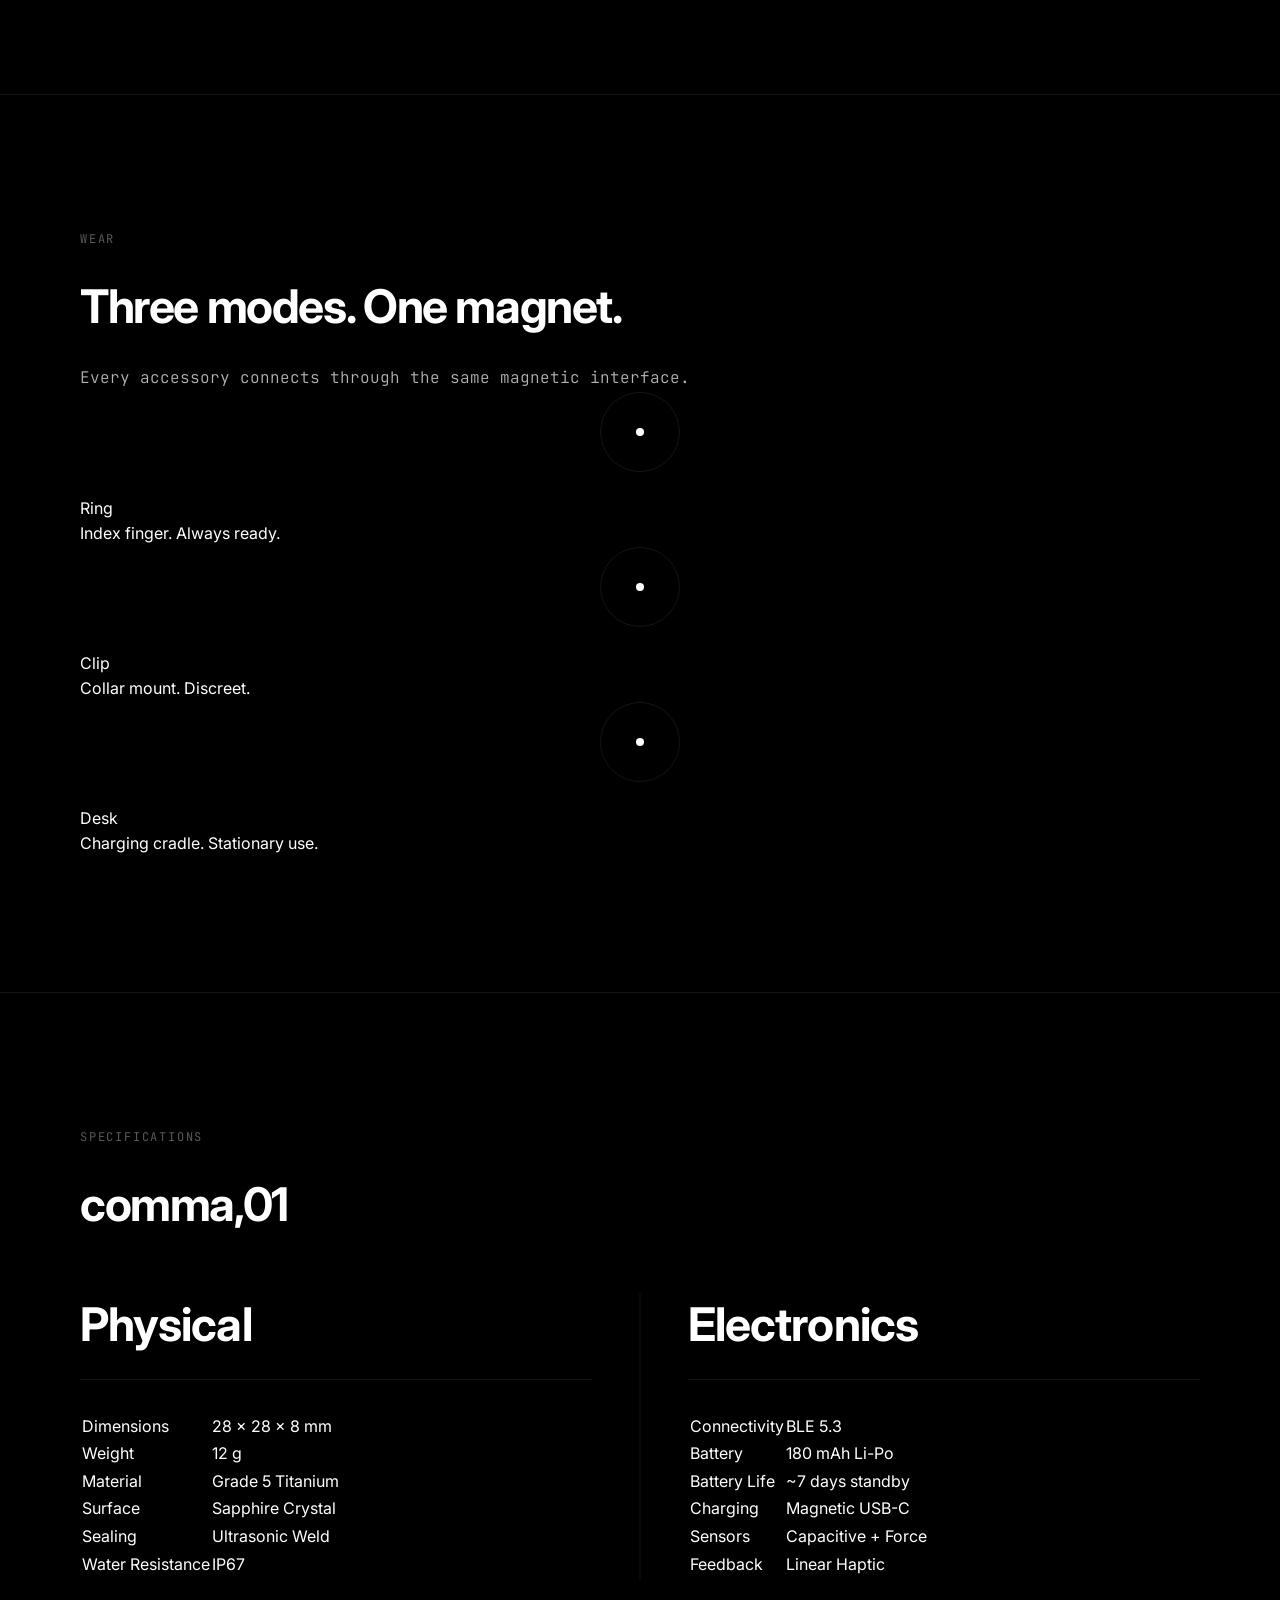
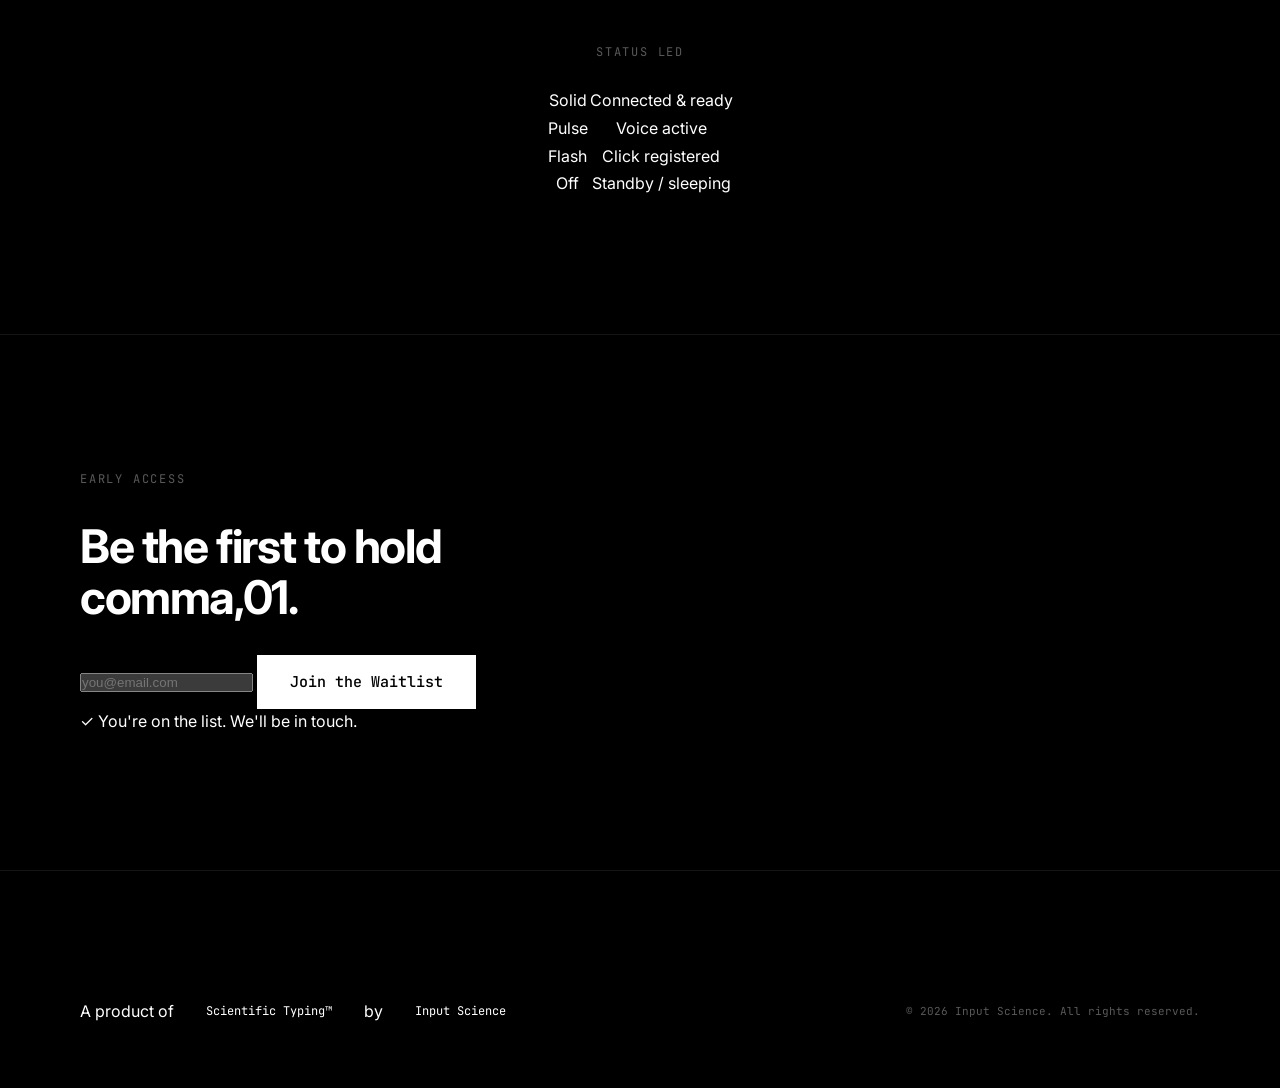
<file: comma.html>
<!DOCTYPE html>
<html lang="en">

<head>
    <meta charset="UTF-8">
    <meta name="viewport" content="width=device-width, initial-scale=1.0">
    <title>comma,01 — Touch to speak. Release to type.</title>
    <meta name="description"
        content="comma,01 — The first device dedicated to Scientific Typing™. Touch to speak. Release to type.">
    <link rel="stylesheet" href="styles.css">
    <style>
        /* ─── Comma Page Specific ─── */
        .comma-hero {
            min-height: 80vh;
            display: flex;
            flex-direction: column;
            justify-content: center;
            position: relative;
            overflow: hidden;
        }

        .comma-hero .hero-bg-grid {
            position: absolute;
            inset: 0;
            background-image:
                linear-gradient(rgba(255, 255, 255, 0.02) 1px, transparent 1px),
                linear-gradient(90deg, rgba(255, 255, 255, 0.02) 1px, transparent 1px);
            background-size: 40px 40px;
            mask-image: radial-gradient(ellipse 50% 50% at 50% 50%, black 20%, transparent 70%);
            -webkit-mask-image: radial-gradient(ellipse 50% 50% at 50% 50%, black 20%, transparent 70%);
            pointer-events: none;
        }

        .comma-hero h1 {
            font-size: clamp(3rem, 7vw, 5rem);
        }

        .comma-hero h1 .comma-prefix {
            font-family: var(--font-sans);
            font-weight: 300;
            color: var(--gray-text);
        }

        /* ─── Interactive Demo Area ─── */
        .demo-area {
            max-width: 560px;
            margin: calc(var(--grid) * 8) auto 0;
            text-align: center;
        }

        .demo-device {
            width: 160px;
            height: 160px;
            border-radius: 50%;
            border: 2px solid var(--gray-dim);
            margin: 0 auto calc(var(--grid) * 4);
            display: flex;
            align-items: center;
            justify-content: center;
            cursor: pointer;
            position: relative;
            user-select: none;
            -webkit-user-select: none;
            touch-action: manipulation;
            transition: border-color 0.15s, transform 0.15s, box-shadow 0.3s;
        }

        .demo-device:hover {
            border-color: rgba(255, 255, 255, 0.3);
        }

        .demo-device.touching {
            border-color: var(--white);
            transform: scale(0.96);
            box-shadow: 0 0 0 4px rgba(255, 255, 255, 0.08), 0 0 40px rgba(255, 255, 255, 0.06);
        }

        .demo-device.pressing {
            border-color: var(--white);
            transform: scale(0.92);
            box-shadow: 0 0 0 6px rgba(255, 255, 255, 0.12), 0 0 60px rgba(255, 255, 255, 0.1);
        }

        .demo-device .device-inner {
            width: 60px;
            height: 60px;
            border-radius: 50%;
            border: 1px solid var(--gray-dim);
            display: flex;
            align-items: center;
            justify-content: center;
            font-family: var(--font-sans);
            font-weight: 800;
            font-size: 2rem;
            color: var(--gray-mid);
            transition: all 0.15s;
        }

        .demo-device.touching .device-inner {
            border-color: var(--white);
            color: var(--white);
            background: rgba(255, 255, 255, 0.05);
        }

        .demo-device.pressing .device-inner {
            border-color: var(--white);
            color: var(--black);
            background: var(--white);
        }

        /* Pulse rings for demo device */
        .demo-device .demo-ring {
            position: absolute;
            inset: -2px;
            border-radius: 50%;
            border: 1px solid rgba(255, 255, 255, 0.3);
            opacity: 0;
            pointer-events: none;
        }

        .demo-device.touching .demo-ring {
            animation: demo-pulse 1.5s ease-out infinite;
        }

        .demo-device.touching .demo-ring:nth-child(2) {
            animation-delay: 0.5s;
        }

        @keyframes demo-pulse {
            0% {
                transform: scale(1);
                opacity: 0.4;
            }

            100% {
                transform: scale(1.5);
                opacity: 0;
            }
        }

        /* Status LED */
        .demo-led {
            width: 8px;
            height: 8px;
            border-radius: 50%;
            background: var(--gray-dim);
            margin: 0 auto calc(var(--grid) * 2);
            transition: all 0.2s;
        }

        .demo-led.on {
            background: var(--white);
            box-shadow: 0 0 10px rgba(255, 255, 255, 0.5), 0 0 20px rgba(255, 255, 255, 0.2);
        }

        .demo-status {
            font-family: var(--font-mono);
            font-size: 0.75rem;
            letter-spacing: 0.1em;
            text-transform: uppercase;
            color: var(--gray-mid);
            height: 20px;
            transition: color 0.2s;
        }

        .demo-status.active {
            color: var(--white);
        }

        .demo-hint {
            font-family: var(--font-mono);
            font-size: 0.65rem;
            color: var(--gray-mid);
            margin-top: calc(var(--grid) * 3);
            letter-spacing: 0.05em;
        }

        /* ─── Waveform Visualizer ─── */
        .waveform {
            display: flex;
            align-items: center;
            justify-content: center;
            gap: 3px;
            height: 32px;
            margin-top: calc(var(--grid) * 3);
        }

        .waveform .bar {
            width: 2px;
            background: var(--gray-dim);
            border-radius: 1px;
            transition: height 0.1s ease, background 0.2s;
            height: 4px;
        }

        .waveform.active .bar {
            background: var(--white);
            animation: waveform-bar 0.6s ease-in-out infinite alternate;
        }

        .waveform.active .bar:nth-child(1) {
            animation-delay: 0.0s;
        }

        .waveform.active .bar:nth-child(2) {
            animation-delay: 0.08s;
        }

        .waveform.active .bar:nth-child(3) {
            animation-delay: 0.16s;
        }

        .waveform.active .bar:nth-child(4) {
            animation-delay: 0.24s;
        }

        .waveform.active .bar:nth-child(5) {
            animation-delay: 0.32s;
        }

        .waveform.active .bar:nth-child(6) {
            animation-delay: 0.40s;
        }

        .waveform.active .bar:nth-child(7) {
            animation-delay: 0.48s;
        }

        .waveform.active .bar:nth-child(8) {
            animation-delay: 0.56s;
        }

        .waveform.active .bar:nth-child(9) {
            animation-delay: 0.64s;
        }

        .waveform.active .bar:nth-child(10) {
            animation-delay: 0.72s;
        }

        .waveform.active .bar:nth-child(11) {
            animation-delay: 0.8s;
        }

        .waveform.active .bar:nth-child(12) {
            animation-delay: 0.88s;
        }

        .waveform.active .bar:nth-child(13) {
            animation-delay: 0.96s;
        }

        .waveform.active .bar:nth-child(14) {
            animation-delay: 1.04s;
        }

        .waveform.active .bar:nth-child(15) {
            animation-delay: 1.12s;
        }

        .waveform.active .bar:nth-child(16) {
            animation-delay: 1.2s;
        }

        @keyframes waveform-bar {
            0% {
                height: 4px;
            }

            50% {
                height: 28px;
            }

            100% {
                height: 8px;
            }
        }

        /* ─── Typed Output ─── */
        .typed-output {
            font-family: var(--font-mono);
            font-size: 0.875rem;
            color: var(--gray-mid);
            min-height: 1.5em;
            margin-top: calc(var(--grid) * 2);
            padding: calc(var(--grid) * 1.5) calc(var(--grid) * 2);
            border: 1px solid transparent;
            transition: all 0.3s;
        }

        .typed-output.has-text {
            border-color: var(--gray-dim);
            color: var(--white);
        }

        /* ─── Layer Diagram / Exploded View ─── */
        .exploded-view-container {
            position: relative;
            width: 100%;
            max-width: 800px;
            margin: calc(var(--grid) * 6) auto 0;
            display: flex;
            align-items: center;
            justify-content: space-between;
            height: 500px;
            perspective: 1000px;
        }

        .exploded-svg {
            width: 350px;
            height: 100%;
            overflow: visible;
            filter: drop-shadow(0 20px 40px rgba(0, 0, 0, 0.5));
        }

        .exp-layer {
            transition: filter 0.3s cubic-bezier(0.2, 0.8, 0.2, 1);
            transform: translateY(calc(var(--ty) * var(--explode-progress, 0))) scale(calc(0.95 + 0.05 * var(--explode-progress, 0)));
            transform-origin: 200px 420px;
            cursor: pointer;
        }

        /* Continuous floating effect applied when fully exploded */
        .exploded-view-container.fully-exploded .exp-layer {
            animation: layer-float 4s ease-in-out infinite alternate;
        }

        .exploded-view-container.fully-exploded .exp-layer[data-layer="1"] {
            animation-delay: -0.2s;
        }

        .exploded-view-container.fully-exploded .exp-layer[data-layer="2"] {
            animation-delay: -0.4s;
        }

        .exploded-view-container.fully-exploded .exp-layer[data-layer="3"] {
            animation-delay: -0.6s;
        }

        .exploded-view-container.fully-exploded .exp-layer[data-layer="4"] {
            animation-delay: -0.8s;
        }

        .exploded-view-container.fully-exploded .exp-layer[data-layer="5"] {
            animation-delay: -1.0s;
        }

        .exploded-view-container.fully-exploded .exp-layer[data-layer="6"] {
            animation-delay: -1.2s;
        }

        @keyframes layer-float {
            0% {
                transform: translateY(calc(var(--ty) * var(--explode-progress, 0))) scale(calc(0.95 + 0.05 * var(--explode-progress, 0)));
            }

            100% {
                transform: translateY(calc((var(--ty) * var(--explode-progress, 0)) - 6px)) scale(calc(0.95 + 0.05 * var(--explode-progress, 0)));
            }
        }

        .exp-layer:hover {
            filter: drop-shadow(0 0 15px rgba(255, 255, 255, 0.3)) brightness(1.5);
        }

        .exp-center-line {
            stroke: rgba(255, 255, 255, 0.3);
            stroke-width: 1;
            stroke-dasharray: 4 4;
            transition: stroke-width 0.3s;
        }

        .exp-labels-col {
            display: flex;
            flex-direction: column;
            justify-content: space-between;
            height: 350px;
            margin-top: -100px;
            width: 50%;
        }

        .exp-label {
            font-family: var(--font-mono);
            font-size: 0.65rem;
            letter-spacing: 0.06em;
            text-transform: uppercase;
            color: var(--gray-mid);
            padding: calc(var(--grid)) 0;
            border-bottom: 1px solid var(--gray-dim);
            transition: color 0.3s, border-color 0.3s;
            opacity: var(--explode-progress, 0);
            transform: translateX(calc((1 - var(--explode-progress, 0)) * 20px));
            cursor: pointer;
        }

        .exp-label.highlight {
            color: var(--white);
            border-color: var(--white);
            transform: translateX(calc((1 - var(--explode-progress, 0)) * 20px - 5px)) scale(1.02);
            opacity: 1;
        }

        @media (max-width: 768px) {
            .exploded-view-container {
                flex-direction: column;
                height: auto;
            }

            .exp-labels-col {
                margin-top: 40px;
                height: auto;
                gap: 16px;
                width: 100%;
            }
        }

        /* ─── Engineering Sticky Scroll ─── */
        .eng-scroll-track {
            height: 250vh;
            position: relative;
        }

        .eng-sticky-content {
            position: sticky;
            top: 0;
            height: 100vh;
            display: flex;
            align-items: center;
            overflow: hidden;
        }

        .eng-sticky-content .container {
            width: 100%;
        }

        .engineering-stats {
            margin-top: calc(var(--grid) * 4);
        }

        /* ─── Magnetic Modes Animation ─── */
        .magnetic-demo {
            width: 80px;
            height: 80px;
            border-radius: 50%;
            border: 1px solid var(--gray-dim);
            margin: 0 auto;
            position: relative;
            margin-bottom: calc(var(--grid) * 3);
        }

        .magnetic-demo .mag-dot {
            width: 8px;
            height: 8px;
            background: var(--white);
            border-radius: 50%;
            position: absolute;
            top: 50%;
            left: 50%;
            transform: translate(-50%, -50%);
            transition: all 0.5s var(--ease-spring);
        }

        .wear-card:hover .mag-dot {
            box-shadow: 0 0 12px rgba(255, 255, 255, 0.5);
        }

        .wear-card:nth-child(1):hover .mag-dot {
            transform: translate(-50%, -180%);
        }

        .wear-card:nth-child(2):hover .mag-dot {
            transform: translate(-180%, -50%);
        }

        .wear-card:nth-child(3):hover .mag-dot {
            transform: translate(80%, -50%);
        }
    </style>
</head>

<body>

    <!-- Scroll Progress -->
    <div class="scroll-progress" id="scrollProgress"></div>

    <!-- Section Nav Dots -->
    <div class="section-nav" id="sectionNav">
        <div class="dot active" data-target="comma-hero" data-label="Top"></div>
        <div class="dot" data-target="philosophy" data-label="Philosophy"></div>
        <div class="dot" data-target="interaction" data-label="Interaction"></div>
        <div class="dot" data-target="engineering" data-label="Engineering"></div>
        <div class="dot" data-target="wear" data-label="Wear"></div>
        <div class="dot" data-target="specs" data-label="Specs"></div>
        <div class="dot" data-target="comma-waitlist" data-label="Waitlist"></div>
    </div>

    <!-- Navigation -->
    <nav id="mainNav">
        <div class="container">
            <a href="index.html" class="brand">
                <span class="comma-mark">,</span>
                Scientific Typing™
            </a>
            <div class="links">
                <a href="comma.html">comma,01</a>
                <a href="#comma-waitlist" class="btn btn-filled"><span>Join Waitlist</span></a>
            </div>
        </div>
    </nav>

    <div class="spacer-nav"></div>

    <!-- ═══ COMMA HERO ═══ -->
    <section class="comma-hero" id="comma-hero">
        <div class="hero-bg-grid"></div>
        <div class="container" style="position:relative; z-index:1;">
            <p class="label reveal">The First Device</p>
            <h1 class="mt-3 reveal" style="transition-delay:0.1s;">
                <span class="comma-prefix">comma,</span>01
            </h1>
            <p class="subtitle mt-3 reveal" style="transition-delay:0.3s;">Touch to speak. Release to type.</p>
        </div>
    </section>

    <!-- ═══ PHILOSOPHY ═══ -->
    <section id="philosophy">
        <div class="container">
            <p class="label reveal">Philosophy</p>
            <h2 class="mt-4 reveal">A physical anchor<br>for your voice.</h2>
            <p class="philosophy-text reveal" style="transition-delay:0.1s;">
                Voice input failed because it lacked a <strong>physical ritual</strong>.
                No beginning. No end. No certainty.
                comma,01 gives voice a body&nbsp;— <strong>touch to begin, release to commit</strong>.
                The physical hold is the interface.
            </p>
        </div>
    </section>

    <!-- ═══ INTERACTION — Interactive Demo ═══ -->
    <section id="interaction">
        <div class="container">
            <p class="label reveal">Interaction</p>
            <h2 class="mt-4 reveal">One surface. Five operations.</h2>
            <p class="subtitle reveal" style="transition-delay:0.1s;">Capacitive touch + mechanical press. No buttons to
                find.</p>

            <!-- Live Demo Device -->
            <div class="demo-area reveal-scale" style="transition-delay:0.2s;">
                <div class="demo-led" id="demoLed"></div>
                <div class="demo-device" id="demoDevice">
                    <div class="demo-ring"></div>
                    <div class="demo-ring"></div>
                    <div class="device-inner">,</div>
                </div>
                <div class="demo-status" id="demoStatus">Ready</div>
                <div class="waveform" id="waveform">
                    <div class="bar"></div>
                    <div class="bar"></div>
                    <div class="bar"></div>
                    <div class="bar"></div>
                    <div class="bar"></div>
                    <div class="bar"></div>
                    <div class="bar"></div>
                    <div class="bar"></div>
                    <div class="bar"></div>
                    <div class="bar"></div>
                    <div class="bar"></div>
                    <div class="bar"></div>
                    <div class="bar"></div>
                    <div class="bar"></div>
                    <div class="bar"></div>
                    <div class="bar"></div>
                </div>
                <div class="typed-output" id="typedOutput"></div>
                <p class="demo-hint">Touch & hold to speak · Click for commands · Double-click to select · Triple-click
                    to delete</p>
            </div>

            <!-- Operation Cards -->
            <div class="interaction-grid mt-8">
                <div class="interaction-card" data-action="touch" id="cardTouch">
                    <div class="led"></div>
                    <div class="feedback"></div>
                    <div class="card-icon">
                        <svg width="20" height="20" viewBox="0 0 24 24" fill="none" stroke="currentColor"
                            stroke-width="1.5">
                            <circle cx="12" cy="8" r="4" />
                            <path d="M12 12v8" />
                        </svg>
                        <div class="pulse-ring"></div>
                    </div>
                    <div class="card-title">Touch</div>
                    <div class="card-desc">Capacitive detection. Device wakes. LED on.</div>
                </div>

                <div class="interaction-card" data-action="release" id="cardRelease">
                    <div class="led"></div>
                    <div class="feedback"></div>
                    <div class="card-icon">
                        <svg width="20" height="20" viewBox="0 0 24 24" fill="none" stroke="currentColor"
                            stroke-width="1.5">
                            <path d="M12 20V4M5 11l7-7 7 7" />
                        </svg>
                        <div class="pulse-ring"></div>
                    </div>
                    <div class="card-title">Release</div>
                    <div class="card-desc">Voice buffer commits. Text appears instantly.</div>
                </div>

                <div class="interaction-card" data-action="click" id="cardClick">
                    <div class="led"></div>
                    <div class="feedback"></div>
                    <div class="card-icon">
                        <svg width="20" height="20" viewBox="0 0 24 24" fill="none" stroke="currentColor"
                            stroke-width="1.5">
                            <rect x="6" y="6" width="12" height="12" rx="2" />
                        </svg>
                        <div class="pulse-ring"></div>
                    </div>
                    <div class="card-title">Click</div>
                    <div class="card-desc">Mechanical press. Triggers primary action.</div>
                </div>

                <div class="interaction-card" data-action="double" id="cardDouble">
                    <div class="led"></div>
                    <div class="feedback"></div>
                    <div class="card-icon">
                        <svg width="20" height="20" viewBox="0 0 24 24" fill="none" stroke="currentColor"
                            stroke-width="1.5">
                            <rect x="4" y="8" width="8" height="8" rx="1" />
                            <rect x="12" y="8" width="8" height="8" rx="1" />
                        </svg>
                        <div class="pulse-ring"></div>
                    </div>
                    <div class="card-title">Double Click</div>
                    <div class="card-desc">Select last sentence. Ready for correction.</div>
                </div>

                <div class="interaction-card" data-action="triple" id="cardTriple">
                    <div class="led"></div>
                    <div class="feedback"></div>
                    <div class="card-icon">
                        <svg width="20" height="20" viewBox="0 0 24 24" fill="none" stroke="currentColor"
                            stroke-width="1.5">
                            <line x1="4" y1="12" x2="20" y2="12" />
                            <line x1="4" y1="8" x2="20" y2="8" />
                            <line x1="4" y1="16" x2="20" y2="16" />
                        </svg>
                        <div class="pulse-ring"></div>
                    </div>
                    <div class="card-title">Triple Click</div>
                    <div class="card-desc">Delete last block. Clean undo.</div>
                </div>
            </div>
        </div>
    </section>

    <!-- ═══ ENGINEERING ═══ -->
    <section id="engineering" class="eng-scroll-track">
        <div class="eng-sticky-content">
            <div class="container">
                <p class="label reveal">Engineering</p>
                <h2 class="mt-4 reveal">Seven layers. Zero seams.</h2>
                <p class="subtitle reveal">Ultrasonic welding. No visible screws.</p>

                <div class="exploded-view-container" id="explodedView">
                    <svg viewBox="0 0 400 600" class="exploded-svg" preserveAspectRatio="xMidYMid meet">
                        <!-- connecting line -->
                        <line x1="200" y1="420" x2="200" y2="420" class="exp-center-line" />

                        <g class="exp-layer" style="--ty: 0px;" data-layer="7">
                            <path d="M 100 420 L 100 450 A 100 50 0 0 0 300 450 L 300 420 A 100 50 0 0 1 100 420 Z"
                                fill="#111" />
                            <ellipse cx="200" cy="420" rx="100" ry="50" fill="#000" stroke="#333" stroke-width="2" />
                            <ellipse cx="200" cy="420" rx="90" ry="45" fill="#050505" stroke="#222" stroke-width="1" />
                        </g>

                        <g class="exp-layer" style="--ty: -45px;" data-layer="6">
                            <path d="M 115 420 L 115 435 A 85 42.5 0 0 0 285 435 L 285 420 A 85 42.5 0 0 1 115 420 Z"
                                fill="#444" />
                            <ellipse cx="200" cy="420" rx="85" ry="42.5" fill="#555" />
                            <path d="M 190 420 L 210 420 M 200 410 L 200 430" stroke="#222" stroke-width="2" />
                        </g>

                        <g class="exp-layer" style="--ty: -90px;" data-layer="5">
                            <ellipse cx="200" cy="420" rx="90" ry="45" fill="#021a10" stroke="#145233"
                                stroke-width="2" />
                            <rect x="170" y="405" width="25" height="25" fill="#111" stroke="#DAA520" stroke-width="1"
                                transform="skewX(-45)" />
                            <rect x="220" y="415" width="15" height="15" fill="#111" stroke="#DAA520" stroke-width="1"
                                transform="skewX(-45)" />
                            <circle cx="160" cy="430" r="3" fill="#DAA520" />
                            <circle cx="240" cy="410" r="3" fill="#DAA520" />
                        </g>

                        <g class="exp-layer" style="--ty: -135px;" data-layer="4">
                            <path d="M 160 420 L 160 432 A 40 20 0 0 0 240 432 L 240 420 A 40 20 0 0 1 160 420 Z"
                                fill="#222" />
                            <ellipse cx="200" cy="420" rx="40" ry="20" fill="#333" stroke="#666" stroke-width="1" />
                            <ellipse cx="200" cy="420" rx="20" ry="10" fill="#111" />
                        </g>

                        <g class="exp-layer" style="--ty: -180px;" data-layer="3">
                            <ellipse cx="200" cy="420" rx="95" ry="47.5" fill="rgba(200, 100, 0, 0.2)"
                                stroke="rgba(255, 150, 0, 0.8)" stroke-width="1.5" stroke-dasharray="10 5" />
                        </g>

                        <g class="exp-layer" style="--ty: -225px;" data-layer="2">
                            <ellipse cx="200" cy="420" rx="98" ry="49" fill="rgba(0, 50, 100, 0.4)"
                                stroke="rgba(0, 200, 255, 0.6)" stroke-width="1" />
                            <path d="M 120 420 Q 200 390 280 420 M 130 430 Q 200 400 270 430"
                                stroke="rgba(0, 200, 255, 0.3)" stroke-width="1" fill="none" />
                            <path d="M 160 390 Q 180 420 160 450 M 240 390 Q 220 420 240 450"
                                stroke="rgba(0, 200, 255, 0.3)" stroke-width="1" fill="none" />
                        </g>

                        <g class="exp-layer" style="--ty: -270px;" data-layer="1">
                            <path d="M 100 420 L 100 428 A 100 50 0 0 0 300 428 L 300 420 A 100 50 0 0 1 100 420 Z"
                                fill="rgba(255, 255, 255, 0.15)" />
                            <ellipse cx="200" cy="420" rx="100" ry="50" fill="rgba(255, 255, 255, 0.05)"
                                stroke="rgba(255, 255, 255, 0.8)" stroke-width="1.5" />
                            <ellipse cx="200" cy="420" rx="60" ry="30" fill="transparent"
                                stroke="rgba(255, 255, 255, 0.3)" stroke-width="1" />
                            <path d="M 120 410 Q 200 380 280 410" fill="none" stroke="rgba(255, 255, 255, 0.8)"
                                stroke-width="2" stroke-linecap="round" />
                        </g>
                    </svg>

                    <div class="exp-labels-col">
                        <div class="exp-label" data-target="1">01 — Sapphire Touch Surface</div>
                        <div class="exp-label" data-target="2">02 — Capacitive Sensor Array</div>
                        <div class="exp-label" data-target="3">03 — Force-Sensitive Membrane</div>
                        <div class="exp-label" data-target="4">04 — Haptic Feedback Motor</div>
                        <div class="exp-label" data-target="5">05 — BLE 5.3 Radio Module</div>
                        <div class="exp-label" data-target="6">06 — Li-Po Cell (180 mAh)</div>
                        <div class="exp-label" data-target="7">07 — Titanium Chassis</div>
                    </div>
                </div>

                <div class="engineering-stats stagger reveal">
                    <div class="stat-item">
                        <span class="stat-number" data-target="7">0</span>
                        <span class="stat-label">Layers</span>
                    </div>
                    <div class="stat-item">
                        <span class="stat-number" data-target="0">0</span>
                        <span class="stat-label">Visible Screws</span>
                    </div>
                    <div class="stat-item">
                        <span class="stat-number" data-target="12">0</span>
                        <span class="stat-label">Grams</span>
                    </div>
                </div>
            </div>
        </div>
    </section>

    <!-- ═══ WEAR ═══ -->
    <section id="wear">
        <div class="container">
            <p class="label reveal">Wear</p>
            <h2 class="mt-4 reveal">Three modes. One magnet.</h2>
            <p class="subtitle reveal">Every accessory connects through the same magnetic interface.</p>

            <div class="wear-modes stagger reveal">
                <div class="wear-card">
                    <div class="magnetic-demo">
                        <div class="mag-dot"></div>
                    </div>
                    <div class="wear-name">Ring</div>
                    <div class="wear-desc">Index finger. Always ready.</div>
                </div>
                <div class="wear-card">
                    <div class="magnetic-demo">
                        <div class="mag-dot"></div>
                    </div>
                    <div class="wear-name">Clip</div>
                    <div class="wear-desc">Collar mount. Discreet.</div>
                </div>
                <div class="wear-card">
                    <div class="magnetic-demo">
                        <div class="mag-dot"></div>
                    </div>
                    <div class="wear-name">Desk</div>
                    <div class="wear-desc">Charging cradle. Stationary use.</div>
                </div>
            </div>
        </div>
    </section>

    <!-- ═══ SPECIFICATIONS ═══ -->
    <section id="specs">
        <div class="container">
            <p class="label reveal">Specifications</p>
            <h2 class="mt-4 reveal">comma,01</h2>

            <div class="dual-grid reveal">
                <div class="col">
                    <h3>Physical</h3>
                    <table class="spec-table">
                        <tr>
                            <td>Dimensions</td>
                            <td>28 × 28 × 8 mm</td>
                        </tr>
                        <tr>
                            <td>Weight</td>
                            <td>12 g</td>
                        </tr>
                        <tr>
                            <td>Material</td>
                            <td>Grade 5 Titanium</td>
                        </tr>
                        <tr>
                            <td>Surface</td>
                            <td>Sapphire Crystal</td>
                        </tr>
                        <tr>
                            <td>Sealing</td>
                            <td>Ultrasonic Weld</td>
                        </tr>
                        <tr>
                            <td>Water Resistance</td>
                            <td>IP67</td>
                        </tr>
                    </table>
                </div>
                <div class="col">
                    <h3>Electronics</h3>
                    <table class="spec-table">
                        <tr>
                            <td>Connectivity</td>
                            <td>BLE 5.3</td>
                        </tr>
                        <tr>
                            <td>Battery</td>
                            <td>180 mAh Li-Po</td>
                        </tr>
                        <tr>
                            <td>Battery Life</td>
                            <td>~7 days standby</td>
                        </tr>
                        <tr>
                            <td>Charging</td>
                            <td>Magnetic USB-C</td>
                        </tr>
                        <tr>
                            <td>Sensors</td>
                            <td>Capacitive + Force</td>
                        </tr>
                        <tr>
                            <td>Feedback</td>
                            <td>Linear Haptic</td>
                        </tr>
                    </table>
                </div>
            </div>

            <div class="text-center mt-8 reveal">
                <p class="label">Status LED</p>
                <table class="spec-table mt-3" style="max-width: 400px; margin-left: auto; margin-right: auto;">
                    <tr>
                        <td>Solid</td>
                        <td>Connected & ready</td>
                    </tr>
                    <tr>
                        <td>Pulse</td>
                        <td>Voice active</td>
                    </tr>
                    <tr>
                        <td>Flash</td>
                        <td>Click registered</td>
                    </tr>
                    <tr>
                        <td>Off</td>
                        <td>Standby / sleeping</td>
                    </tr>
                </table>
            </div>
        </div>
    </section>

    <!-- ═══ WAITLIST ═══ -->
    <section id="comma-waitlist">
        <div class="container">
            <p class="label reveal">Early Access</p>
            <h2 class="mt-4 reveal">Be the first to hold<br>comma,01.</h2>
            <form class="waitlist-form reveal" id="waitlistForm">
                <input type="email" placeholder="you@email.com" required>
                <button type="submit" class="btn btn-filled"><span>Join the Waitlist</span></button>
            </form>
            <p class="waitlist-success" id="waitlistSuccess">✓ You're on the list. We'll be in touch.</p>
        </div>
    </section>

    <!-- Footer -->
    <footer>
        <div class="container">
            <div class="footer-links">
                <span class="small">A product of</span>
                <a href="index.html">Scientific Typing™</a>
                <span class="small">by</span>
                <a href="https://inputscience.io" target="_blank" rel="noopener">Input Science</a>
            </div>
            <p class="copyright">© 2026 Input Science. All rights reserved.</p>
        </div>
    </footer>

    <!-- Back to Top -->
    <button class="back-to-top" id="backToTop" aria-label="Back to top">↑</button>

    <script>
        // ─── Shared: Scroll Progress + Back to Top ───
        const scrollProgress = document.getElementById('scrollProgress');
        const backToTop = document.getElementById('backToTop');

        window.addEventListener('scroll', () => {
            const scrollTop = window.scrollY;
            const docHeight = document.documentElement.scrollHeight - window.innerHeight;
            scrollProgress.style.width = ((scrollTop / docHeight) * 100) + '%';
            backToTop.classList.toggle('visible', scrollTop > 400);
        }, { passive: true });

        backToTop.addEventListener('click', () => window.scrollTo({ top: 0, behavior: 'smooth' }));

        // ─── Shared: Smart Nav ───
        let lastScroll = 0;
        const mainNav = document.getElementById('mainNav');

        window.addEventListener('scroll', () => {
            const cur = window.scrollY;
            mainNav.classList.toggle('hidden', cur > lastScroll && cur > 120);
            lastScroll = cur;
        }, { passive: true });

        // ─── Shared: Section Dots ───
        const dots = document.querySelectorAll('.section-nav .dot');
        const sections = document.querySelectorAll('section[id]');

        window.addEventListener('scroll', () => {
            let current = '';
            sections.forEach(s => { if (window.scrollY >= s.offsetTop - 200) current = s.id; });
            dots.forEach(d => d.classList.toggle('active', d.dataset.target === current));
        }, { passive: true });

        dots.forEach(d => d.addEventListener('click', () => {
            document.getElementById(d.dataset.target)?.scrollIntoView({ behavior: 'smooth' });
        }));

        // ─── Shared: Scroll Reveal ───
        const revealObserver = new IntersectionObserver((entries) => {
            entries.forEach(e => { if (e.isIntersecting) e.target.classList.add('visible'); });
        }, { threshold: 0.15, rootMargin: '0px 0px -60px 0px' });

        document.querySelectorAll('.reveal, .reveal-left, .reveal-right, .reveal-scale, .stagger')
            .forEach(el => revealObserver.observe(el));

        // ═══════════════════════════════════════
        // ═══ INTERACTIVE DEMO DEVICE ═══
        // ═══════════════════════════════════════

        const demoDevice = document.getElementById('demoDevice');
        const demoLed = document.getElementById('demoLed');
        const demoStatus = document.getElementById('demoStatus');
        const waveform = document.getElementById('waveform');
        const typedOutput = document.getElementById('typedOutput');

        const samplePhrases = [
            'Voice as a keyboard.',
            'Touch to speak, release to type.',
            'The physical hold is the interface.',
            'No beginning. No end. No certainty.',
            'comma,01 gives voice a body.',
            'Controlled by a physical hold.',
        ];

        let holdTimer = null;
        let clickCount = 0;
        let clickTimer = null;
        let isHolding = false;
        let interactionLocked = false;
        let currentPhrase = '';

        function setStatus(text, active = false) {
            demoStatus.textContent = text;
            demoStatus.classList.toggle('active', active);
        }

        function setLed(on) {
            demoLed.classList.toggle('on', on);
        }

        function typeText(text) {
            typedOutput.textContent = '';
            typedOutput.classList.add('has-text');
            let i = 0;
            function next() {
                if (i <= text.length) {
                    typedOutput.textContent = text.slice(0, i) + (i < text.length ? '█' : '');
                    i++;
                    setTimeout(next, 20 + Math.random() * 20);
                }
            }
            next();
        }

        // Touch & Hold → Voice Input vs Click
        demoDevice.addEventListener('mousedown', (e) => {
            e.preventDefault();
            if (interactionLocked) return;

            // Wait 250ms before triggering "hold" visually
            holdTimer = setTimeout(() => {
                isHolding = true;
                interactionLocked = true; // Lock out clicks
                demoDevice.classList.add('touching', 'pressing');
                setLed(true);
                setStatus('Listening...', true);
                waveform.classList.add('active');
                currentPhrase = samplePhrases[Math.floor(Math.random() * samplePhrases.length)];
                activateCard('touch');

                // If it's a hold, cancel any pending click timer
                clickCount = 0;
                clearTimeout(clickTimer);
            }, 250);
        });

        demoDevice.addEventListener('mouseup', () => {
            clearTimeout(holdTimer); // If released before 250ms, hold is cancelled

            if (isHolding) {
                // Was holding, now releasing
                isHolding = false;
                demoDevice.classList.remove('touching', 'pressing');
                waveform.classList.remove('active');

                setStatus('Committed', true);
                setLed(false);
                activateCard('release');
                typeText(currentPhrase);

                setTimeout(() => {
                    setStatus('Ready');
                    interactionLocked = false;
                }, 2000);
            } else {
                // Released before 250ms, count as a click
                if (!interactionLocked) {
                    handleClick();
                }
            }
        });

        // Prevent context menu on long press
        demoDevice.addEventListener('contextmenu', e => e.preventDefault());

        // Touch events for mobile
        demoDevice.addEventListener('touchstart', (e) => {
            e.preventDefault();
            demoDevice.dispatchEvent(new MouseEvent('mousedown'));
        });

        demoDevice.addEventListener('touchend', (e) => {
            e.preventDefault();
            demoDevice.dispatchEvent(new MouseEvent('mouseup'));
        });

        function handleClick() {
            clickCount++;
            clearTimeout(clickTimer);

            clickTimer = setTimeout(() => {
                if (clickCount === 1) {
                    activateCard('click');
                    setStatus('Click → Action', true);
                    setLed(true);
                    setTimeout(() => { setStatus('Ready'); setLed(false); }, 1200);
                } else if (clickCount === 2) {
                    activateCard('double');
                    setStatus('Double → Select', true);
                    setLed(true);
                    if (typedOutput.textContent) {
                        typedOutput.style.background = 'rgba(255,255,255,0.08)';
                        setTimeout(() => { typedOutput.style.background = ''; }, 1200);
                    }
                    setTimeout(() => { setStatus('Ready'); setLed(false); }, 1200);
                } else if (clickCount >= 3) {
                    activateCard('triple');
                    setStatus('Triple → Delete', true);
                    setLed(true);
                    typedOutput.textContent = '';
                    typedOutput.classList.remove('has-text');
                    setTimeout(() => { setStatus('Ready'); setLed(false); }, 1200);
                }
                clickCount = 0;
            }, 300);
        }

        // ─── Interaction Cards: Click to Demo ───
        const interactionCards = document.querySelectorAll('.interaction-card');

        function activateCard(action) {
            interactionCards.forEach(c => c.classList.remove('active'));
            const card = document.querySelector(`[data-action="${action}"]`);
            if (card) {
                card.classList.add('active');
                // Ripple
                const ripple = document.createElement('div');
                ripple.className = 'ripple';
                const rect = card.getBoundingClientRect();
                ripple.style.width = ripple.style.height = Math.max(rect.width, rect.height) + 'px';
                ripple.style.left = '50%';
                ripple.style.top = '50%';
                ripple.style.marginLeft = -(Math.max(rect.width, rect.height) / 2) + 'px';
                ripple.style.marginTop = -(Math.max(rect.width, rect.height) / 2) + 'px';
                card.appendChild(ripple);
                setTimeout(() => ripple.remove(), 600);

                setTimeout(() => card.classList.remove('active'), 1500);
            }
        }

        // Cards also clickable independently
        interactionCards.forEach(card => {
            card.addEventListener('click', () => {
                const action = card.dataset.action;
                activateCard(action);

                // Mirror on demo device
                if (action === 'touch') {
                    demoDevice.classList.add('touching');
                    setLed(true);
                    setStatus('Listening...', true);
                    waveform.classList.add('active');
                    setTimeout(() => {
                        demoDevice.classList.remove('touching');
                        waveform.classList.remove('active');
                        setStatus('Committed', true);
                        currentPhrase = samplePhrases[Math.floor(Math.random() * samplePhrases.length)];
                        typeText(currentPhrase);
                        activateCard('release');
                        setLed(false);
                        setTimeout(() => setStatus('Ready'), 2000);
                    }, 1500);
                } else if (action === 'click') {
                    setStatus('Click → Action', true);
                    setLed(true);
                    setTimeout(() => { setStatus('Ready'); setLed(false); }, 1200);
                } else if (action === 'double') {
                    setStatus('Double → Select', true);
                    setLed(true);
                    if (typedOutput.textContent) {
                        typedOutput.style.background = 'rgba(255,255,255,0.08)';
                        setTimeout(() => typedOutput.style.background = '', 1200);
                    }
                    setTimeout(() => { setStatus('Ready'); setLed(false); }, 1200);
                } else if (action === 'triple') {
                    setStatus('Triple → Delete', true);
                    setLed(true);
                    typedOutput.textContent = '';
                    typedOutput.classList.remove('has-text');
                    setTimeout(() => { setStatus('Ready'); setLed(false); }, 1200);
                }
            });
        });

        // ─── Engineering: Scroll-Scrubbing SVG ───
        const explodeContainer = document.getElementById('explodedView');
        if (explodeContainer) {
            let rafId = null;

            // Update scrub animation on scroll
            function scrubExplosion() {
                const track = document.getElementById('engineering');
                const rect = track.getBoundingClientRect();
                const windowHeight = window.innerHeight;

                // Track gives us 250vh. 
                // Progress is 0 when the top of track hits the top of viewport.
                // Progress is 1 when the bottom of track hits the bottom of viewport.

                const scrollableDistance = Math.max(1, rect.height - windowHeight);
                let rawProgress = -rect.top / scrollableDistance;

                // Clamp and ease
                let progress = Math.max(0, Math.min(1, rawProgress));
                // Add a slight ease-out to the scrub behavior
                progress = 1 - Math.pow(1 - progress, 2.5);

                // Apply CSS variable for dynamic tying
                explodeContainer.style.setProperty('--explode-progress', progress.toFixed(4));

                // Animate center line
                const centerLine = document.querySelector('.exp-center-line');
                if (centerLine) {
                    centerLine.setAttribute('y2', 420 - (420 - 150) * progress);
                }

                // Add floating keyframes ONLY when fully expanded so it feels alive
                if (progress > 0.98) {
                    explodeContainer.classList.add('fully-exploded');
                } else {
                    explodeContainer.classList.remove('fully-exploded');
                }
                rafId = null;
            }

            window.addEventListener('scroll', () => {
                if (!rafId) {
                    rafId = requestAnimationFrame(scrubExplosion);
                }
            }, { passive: true });

            // Initial call to set correct state
            scrubExplosion();

            // Hover interactions
            const expLayers = document.querySelectorAll('.exp-layer');
            const expLabels = document.querySelectorAll('.exp-label');

            expLayers.forEach(layer => {
                layer.addEventListener('mouseenter', () => {
                    const id = layer.dataset.layer;
                    document.querySelector(`.exp-label[data-target="${id}"]`)?.classList.add('highlight');
                });
                layer.addEventListener('mouseleave', () => {
                    const id = layer.dataset.layer;
                    document.querySelector(`.exp-label[data-target="${id}"]`)?.classList.remove('highlight');
                });
            });

            expLabels.forEach(label => {
                label.addEventListener('mouseenter', () => {
                    const id = label.dataset.target;
                    document.querySelector(`.exp-layer[data-layer="${id}"]`)?.style.setProperty('filter', 'drop-shadow(0 0 20px rgba(255,255,255,0.4)) brightness(1.7)');
                    label.classList.add('highlight');
                });
                label.addEventListener('mouseleave', () => {
                    const id = label.dataset.target;
                    document.querySelector(`.exp-layer[data-layer="${id}"]`)?.style.setProperty('filter', '');
                    label.classList.remove('highlight');
                });
            });
        }


        // ─── Engineering: Counter Animation ───
        const statNumbers = document.querySelectorAll('.stat-number[data-target]');
        const counterObserver = new IntersectionObserver((entries) => {
            entries.forEach(entry => {
                if (entry.isIntersecting) {
                    const el = entry.target;
                    const target = parseInt(el.dataset.target);
                    let current = 0;
                    const step = Math.max(1, Math.floor(target / 30));
                    const interval = setInterval(() => {
                        current += step;
                        if (current >= target) {
                            current = target;
                            clearInterval(interval);
                        }
                        el.textContent = current;
                    }, 40);
                    counterObserver.unobserve(el);
                }
            });
        }, { threshold: 0.5 });

        statNumbers.forEach(el => counterObserver.observe(el));

        // ─── Waitlist Form ───
        const waitlistForm = document.getElementById('waitlistForm');
        const waitlistSuccess = document.getElementById('waitlistSuccess');

        waitlistForm.addEventListener('submit', (e) => {
            e.preventDefault();
            const email = waitlistForm.querySelector('input').value;
            const entries = JSON.parse(localStorage.getItem('st_waitlist') || '[]');
            entries.push({ email, timestamp: new Date().toISOString() });
            localStorage.setItem('st_waitlist', JSON.stringify(entries));
            waitlistForm.style.display = 'none';
            waitlistSuccess.classList.add('show');
        });

        if (localStorage.getItem('st_waitlist')) {
            const entries = JSON.parse(localStorage.getItem('st_waitlist'));
            if (entries.length > 0) {
                waitlistForm.style.display = 'none';
                waitlistSuccess.classList.add('show');
            }
        }

        // ─── Console Easter Egg ───
        console.log(
            '%c , %c comma,01 — Touch to speak. Release to type.',
            'font-size: 32px; font-weight: 800; color: #fff; background: #000; padding: 8px 4px 8px 16px;',
            'font-size: 12px; font-weight: 400; color: #888; background: #000; padding: 8px 16px 8px 0;'
        );
    </script>

</body>

</html>
</file>
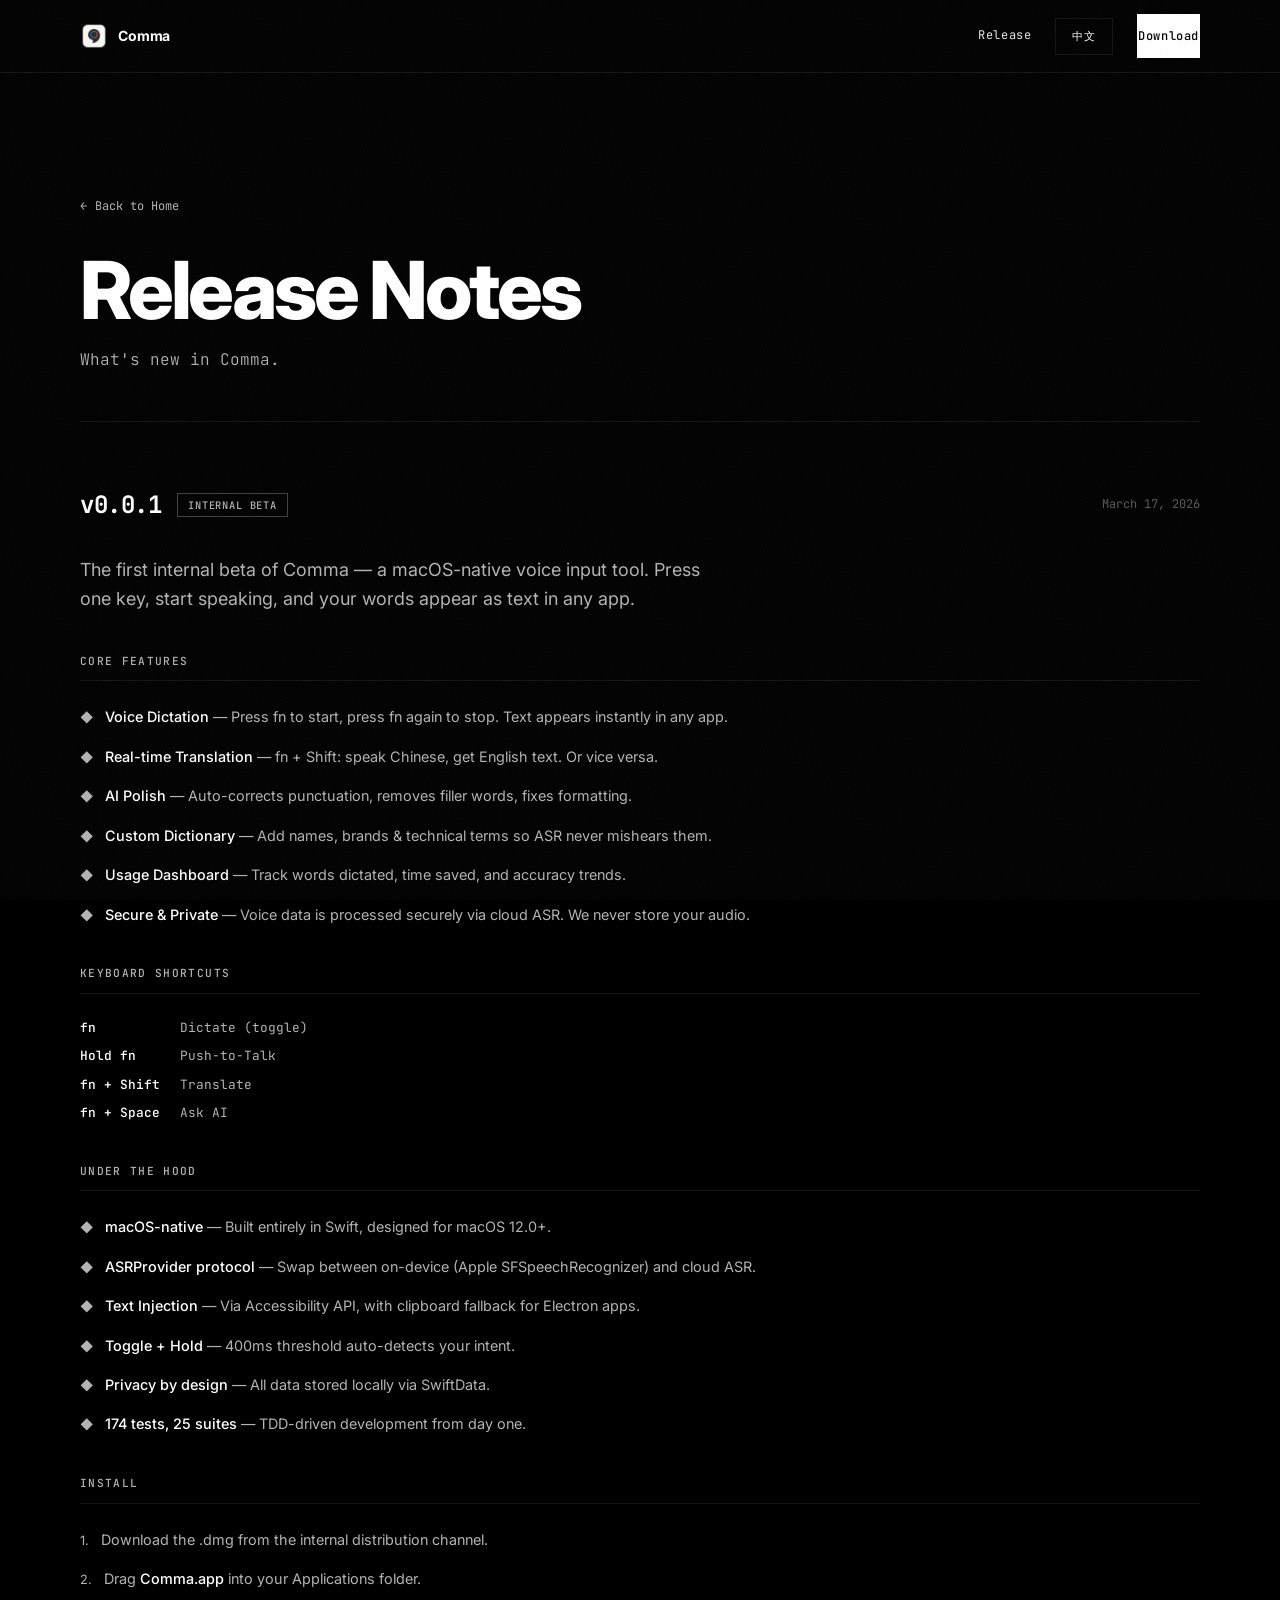
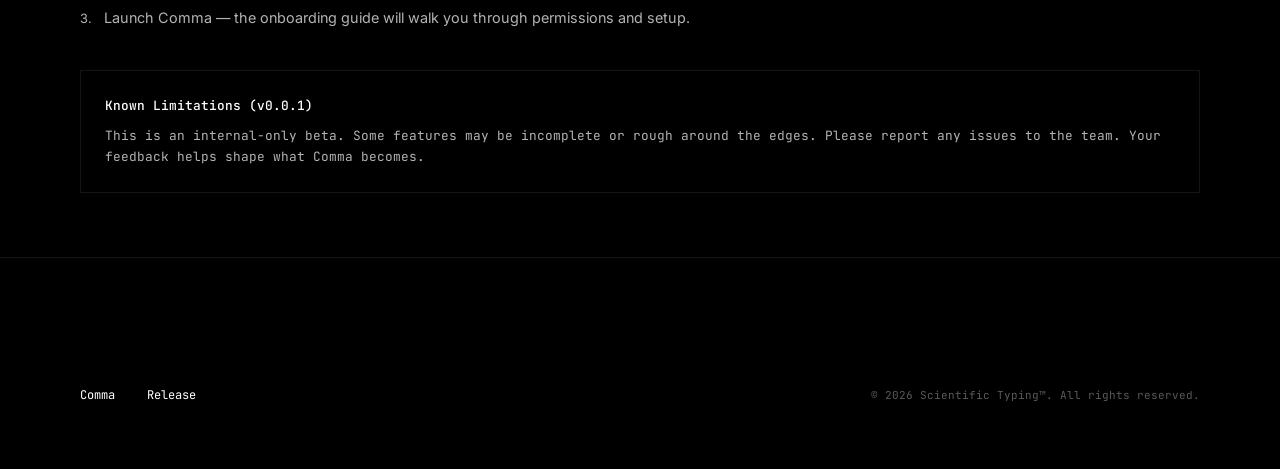
<file: release.html>
<!DOCTYPE html>
<html lang="en">

<head>
    <meta charset="UTF-8">
    <meta name="viewport" content="width=device-width, initial-scale=1.0">
    <meta name="color-scheme" content="dark">
    <title>Comma — Release Notes</title>
    <meta name="description" content="Comma release notes and changelog. Voice as a Keyboard for macOS.">
    <link rel="stylesheet" href="styles.css">
    <link rel="icon" href="app-icon.png" type="image/png">
    <style>
        /* ─── Release Page Overrides ─── */
        .release-page { padding-top: calc(var(--grid) * 14); }

        .release-header {
            padding: calc(var(--grid) * 10) 0 calc(var(--grid) * 6);
            border-bottom: 1px solid var(--gray-dim);
        }
        .release-header .label { margin-bottom: calc(var(--grid) * 2); }

        .release-entry {
            padding: calc(var(--grid) * 8) 0;
            border-bottom: 1px solid var(--gray-dim);
        }
        .release-entry:last-child { border-bottom: none; }

        .release-meta {
            display: flex; align-items: center; gap: calc(var(--grid) * 2);
            margin-bottom: calc(var(--grid) * 4); flex-wrap: wrap;
        }
        .release-version {
            font-family: var(--font-mono); font-size: 1.5rem; font-weight: 700;
            letter-spacing: -0.02em;
        }
        .release-badge {
            font-family: var(--font-mono); font-size: 0.65rem; font-weight: 500;
            letter-spacing: 0.08em; text-transform: uppercase;
            padding: 3px 10px; border: 1px solid rgba(255,255,255,0.25);
            color: var(--gray-text);
        }
        .release-date {
            font-family: var(--font-mono); font-size: 0.75rem;
            color: var(--gray-mid); margin-left: auto;
        }

        .release-summary {
            font-family: var(--font-sans); font-size: 1.125rem; line-height: 1.6;
            color: var(--gray-text); margin-bottom: calc(var(--grid) * 5);
            max-width: 640px;
        }

        .release-section { margin-bottom: calc(var(--grid) * 5); }
        .release-section-title {
            font-family: var(--font-mono); font-size: 0.7rem; font-weight: 500;
            letter-spacing: 0.12em; text-transform: uppercase;
            color: var(--gray-text);
            padding-bottom: calc(var(--grid) * 1.5);
            border-bottom: 1px solid var(--gray-dim);
            margin-bottom: calc(var(--grid) * 3);
        }

        .release-list { list-style: none; display: flex; flex-direction: column; gap: calc(var(--grid) * 2); }
        .release-list li {
            display: flex; align-items: flex-start; gap: 12px;
            font-family: var(--font-sans); font-size: 0.9rem; line-height: 1.6;
            color: var(--gray-text);
        }
        .release-list li .icon {
            font-size: 0.8rem; flex-shrink: 0; margin-top: 3px;
        }
        .release-list li strong { color: var(--white); font-weight: 500; }

        .release-shortcuts {
            display: grid; grid-template-columns: auto 1fr; gap: 8px 20px;
            font-family: var(--font-mono); font-size: 0.8rem;
        }
        .release-shortcuts dt { color: var(--white); font-weight: 500; }
        .release-shortcuts dd { color: var(--gray-text); margin: 0; }

        .release-note-box {
            border: 1px solid var(--gray-dim); padding: calc(var(--grid) * 3);
            margin-top: calc(var(--grid) * 4);
        }
        .release-note-box p {
            font-family: var(--font-mono); font-size: 0.8rem; line-height: 1.7;
            color: var(--gray-text);
        }
        .release-note-box .note-title {
            font-weight: 500; color: var(--white); margin-bottom: calc(var(--grid) * 1);
        }

        .back-link {
            display: inline-flex; align-items: center; gap: 8px;
            font-family: var(--font-mono); font-size: 0.75rem;
            color: var(--gray-text); border-bottom: none;
            transition: color var(--dur);
        }
        .back-link:hover { color: var(--white); opacity: 1; }
    </style>
</head>

<body data-lang="en">

    <!-- Navigation -->
    <nav id="mainNav">
        <div class="container">
            <a href="index.html" class="brand">
                <img src="app-icon.png" alt="Comma" class="brand-icon">
                <span>Comma</span>
            </a>
            <div class="links">
                <a href="release.html" style="color:var(--white);opacity:0.9;"><span data-i18n="nav_release">Release</span></a>
                <button class="lang-toggle" id="langToggle" aria-label="Switch language">
                    <span class="lang-label" data-lang="en">中文</span>
                    <span class="lang-label" data-lang="zh" style="display:none;">EN</span>
                </button>
                <a href="index.html#install" class="btn btn-filled"><span data-i18n="nav_download">Download</span></a>
            </div>
        </div>
    </nav>

    <div class="release-page">
        <div class="container">

            <!-- Header -->
            <div class="release-header">
                <a href="index.html" class="back-link">← <span data-i18n="back_home">Back to Home</span></a>
                <h1 class="mt-4" data-i18n="release_title">Release Notes</h1>
                <p class="subtitle mt-2" data-i18n="release_desc">What's new in Comma.</p>
            </div>

            <!-- v0.0.1 -->
            <div class="release-entry">
                <div class="release-meta">
                    <span class="release-version">v0.0.1</span>
                    <span class="release-badge" data-i18n="badge_alpha">Internal Beta</span>
                    <span class="release-date">March 17, 2026</span>
                </div>

                <p class="release-summary" data-i18n="v001_summary">
                    The first internal beta of Comma — a macOS-native voice input tool. Press one key, start speaking, and your words appear as text in any app.
                </p>

                <!-- Core Features -->
                <div class="release-section">
                    <h3 class="release-section-title" data-i18n="section_features">Core Features</h3>
                    <ul class="release-list">
                        <li><span class="icon">◆</span> <span data-i18n="feat_1"><strong>Voice Dictation</strong> — Press fn to start, press fn again to stop. Text appears instantly in any app.</span></li>
                        <li><span class="icon">◆</span> <span data-i18n="feat_2"><strong>Real-time Translation</strong> — fn + Shift: speak Chinese, get English text. Or vice versa.</span></li>
                        <li><span class="icon">◆</span> <span data-i18n="feat_3"><strong>AI Polish</strong> — Auto-corrects punctuation, removes filler words, fixes formatting.</span></li>
                        <li><span class="icon">◆</span> <span data-i18n="feat_4"><strong>Custom Dictionary</strong> — Add names, brands & technical terms so ASR never mishears them.</span></li>
                        <li><span class="icon">◆</span> <span data-i18n="feat_5"><strong>Usage Dashboard</strong> — Track words dictated, time saved, and accuracy trends.</span></li>
                        <li><span class="icon">◆</span> <span data-i18n="feat_6"><strong>Secure & Private</strong> — Voice data is processed securely via cloud ASR. We never store your audio.</span></li>
                    </ul>
                </div>

                <!-- Keyboard Shortcuts -->
                <div class="release-section">
                    <h3 class="release-section-title" data-i18n="section_shortcuts">Keyboard Shortcuts</h3>
                    <dl class="release-shortcuts">
                        <dt>fn</dt>
                        <dd data-i18n="sc_1">Dictate (toggle)</dd>
                        <dt data-i18n="sc_hold">Hold fn</dt>
                        <dd data-i18n="sc_2">Push-to-Talk</dd>
                        <dt>fn + Shift</dt>
                        <dd data-i18n="sc_3">Translate</dd>
                        <dt>fn + Space</dt>
                        <dd data-i18n="sc_4">Ask AI</dd>
                    </dl>
                </div>

                <!-- Architecture -->
                <div class="release-section">
                    <h3 class="release-section-title" data-i18n="section_arch">Under the Hood</h3>
                    <ul class="release-list">
                        <li><span class="icon">◆</span> <span data-i18n="arch_1"><strong>macOS-native</strong> — Built entirely in Swift, designed for macOS 12.0+.</span></li>
                        <li><span class="icon">◆</span> <span data-i18n="arch_2"><strong>ASRProvider protocol</strong> — Swap between on-device (Apple SFSpeechRecognizer) and cloud ASR.</span></li>
                        <li><span class="icon">◆</span> <span data-i18n="arch_3"><strong>Text Injection</strong> — Via Accessibility API, with clipboard fallback for Electron apps.</span></li>
                        <li><span class="icon">◆</span> <span data-i18n="arch_4"><strong>Toggle + Hold</strong> — 400ms threshold auto-detects your intent.</span></li>
                        <li><span class="icon">◆</span> <span data-i18n="arch_5"><strong>Privacy by design</strong> — All data stored locally via SwiftData.</span></li>
                        <li><span class="icon">◆</span> <span data-i18n="arch_6"><strong>174 tests, 25 suites</strong> — TDD-driven development from day one.</span></li>
                    </ul>
                </div>

                <!-- Install -->
                <div class="release-section">
                    <h3 class="release-section-title" data-i18n="section_install">Install</h3>
                    <ul class="release-list">
                        <li><span class="icon">1.</span> <span data-i18n="inst_1">Download the .dmg from the internal distribution channel.</span></li>
                        <li><span class="icon">2.</span> <span data-i18n="inst_2">Drag <strong>Comma.app</strong> into your Applications folder.</span></li>
                        <li><span class="icon">3.</span> <span data-i18n="inst_3">Launch Comma — the onboarding guide will walk you through permissions and setup.</span></li>
                    </ul>
                </div>

                <!-- Known Limitations -->
                <div class="release-note-box">
                    <p class="note-title" data-i18n="note_title">Known Limitations (v0.0.1)</p>
                    <p data-i18n="note_body">This is an internal-only beta. Some features may be incomplete or rough around the edges. Please report any issues to the team. Your feedback helps shape what Comma becomes.</p>
                </div>

            </div>
        </div>
    </div>

    <!-- Footer -->
    <footer>
        <div class="container">
            <div class="footer-links">
                <a href="index.html">Comma</a>
                <a href="release.html"><span data-i18n="nav_release">Release</span></a>
            </div>
            <p class="copyright">© 2026 Scientific Typing™. All rights reserved.</p>
        </div>
    </footer>

    <script>
        const i18n = {
            en: {
                nav_release: 'Release',
                nav_download: 'Download',
                back_home: 'Back to Home',
                release_title: 'Release Notes',
                release_desc: "What's new in Comma.",
                badge_alpha: 'Internal Beta',
                v001_summary: 'The first internal beta of Comma — a macOS-native voice input tool. Press one key, start speaking, and your words appear as text in any app.',
                section_features: 'Core Features',
                feat_1: '<strong>Voice Dictation</strong> — Press fn to start, press fn again to stop. Text appears instantly in any app.',
                feat_2: '<strong>Real-time Translation</strong> — fn + Shift: speak Chinese, get English text. Or vice versa.',
                feat_3: '<strong>AI Polish</strong> — Auto-corrects punctuation, removes filler words, fixes formatting.',
                feat_4: '<strong>Custom Dictionary</strong> — Add names, brands & technical terms so ASR never mishears them.',
                feat_5: '<strong>Usage Dashboard</strong> — Track words dictated, time saved, and accuracy trends.',
                feat_6: '<strong>Secure & Private</strong> — Voice data is processed securely via cloud ASR. We never store your audio.',
                section_shortcuts: 'Keyboard Shortcuts',
                sc_1: 'Dictate (toggle)',
                sc_hold: 'Hold fn',
                sc_2: 'Push-to-Talk',
                sc_3: 'Translate',
                sc_4: 'Ask AI',
                section_arch: 'Under the Hood',
                arch_1: '<strong>macOS-native</strong> — Built entirely in Swift, designed for macOS 12.0+.',
                arch_2: '<strong>ASRProvider protocol</strong> — Swap between on-device (Apple SFSpeechRecognizer) and cloud ASR.',
                arch_3: '<strong>Text Injection</strong> — Via Accessibility API, with clipboard fallback for Electron apps.',
                arch_4: '<strong>Toggle + Hold</strong> — 400ms threshold auto-detects your intent.',
                arch_5: '<strong>Privacy by design</strong> — All data stored locally via SwiftData.',
                arch_6: '<strong>174 tests, 25 suites</strong> — TDD-driven development from day one.',
                section_install: 'Install',
                inst_1: 'Download the .dmg from the internal distribution channel.',
                inst_2: 'Drag <strong>Comma.app</strong> into your Applications folder.',
                inst_3: 'Launch Comma — the onboarding guide will walk you through permissions and setup.',
                note_title: 'Known Limitations (v0.0.1)',
                note_body: 'This is an internal-only beta. Some features may be incomplete or rough around the edges. Please report any issues to the team. Your feedback helps shape what Comma becomes.',
            },
            zh: {
                nav_release: '版本动态',
                nav_download: '下载',
                back_home: '返回首页',
                release_title: '版本动态',
                release_desc: 'Comma 的最新更新。',
                badge_alpha: '内部测试',
                v001_summary: 'Comma 首个内部测试版 — 一款 macOS 原生语音输入工具。按一个键，开始说话，文字直接出现在你正在使用的任何应用中。',
                section_features: '核心功能',
                feat_1: '<strong>语音输入</strong> — 按 fn 开始，再按 fn 结束。文字即时出现在任何应用中。',
                feat_2: '<strong>实时翻译</strong> — fn + Shift：说中文出英文，反之亦然。',
                feat_3: '<strong>AI 润色</strong> — 自动纠正标点、去除口头语、优化格式。',
                feat_4: '<strong>自定义词典</strong> — 添加人名、品牌名和专业术语，语音识别不再出错。',
                feat_5: '<strong>使用仪表板</strong> — 追踪输入字数、节省时间和准确率趋势。',
                feat_6: '<strong>隐私优先</strong> — 所有数据存在本地 Mac 上，不会上传到云端。',
                section_shortcuts: '快捷键',
                sc_1: '语音输入（切换）',
                sc_hold: '长按 fn',
                sc_2: '按住说话',
                sc_3: '翻译模式',
                sc_4: 'AI 问答',
                section_arch: '技术架构',
                arch_1: '<strong>macOS 原生</strong> — 全 Swift 开发，专为 macOS 12.0+ 设计。',
                arch_2: '<strong>ASRProvider 协议</strong> — 可在本地（Apple SFSpeechRecognizer）和云端 ASR 间切换。',
                arch_3: '<strong>文本注入</strong> — 通过辅助功能 API 实现，Electron 应用使用剪贴板兜底。',
                arch_4: '<strong>切换 + 长按</strong> — 400ms 阈值自动检测你的操作意图。',
                arch_5: '<strong>隐私优先</strong> — 所有数据通过 SwiftData 存储在本地。',
                arch_6: '<strong>174 个测试，25 个测试套件</strong> — 从第一天起采用 TDD 开发。',
                section_install: '安装',
                inst_1: '从内部分发渠道下载 .dmg 安装包。',
                inst_2: '将 <strong>Comma.app</strong> 拖入「应用程序」文件夹。',
                inst_3: '启动 Comma — 引导程序会带你完成权限设置。',
                note_title: '已知限制（v0.0.1）',
                note_body: '这是内部测试版，部分功能可能尚未完善。请向团队反馈你遇到的任何问题，你的反馈将帮助塑造 Comma 的未来。',
            }
        };

        let currentLang = localStorage.getItem('comma_lang') || 'en';
        function setLang(lang) {
            currentLang = lang;
            localStorage.setItem('comma_lang', lang);
            document.body.setAttribute('data-lang', lang);
            document.querySelectorAll('[data-i18n]').forEach(el => {
                const key = el.getAttribute('data-i18n');
                if (i18n[lang][key]) {
                    if (i18n[lang][key].includes('<strong>')) {
                        el.innerHTML = i18n[lang][key];
                    } else {
                        el.textContent = i18n[lang][key];
                    }
                }
            });
            document.querySelectorAll('.lang-label').forEach(el => {
                el.style.display = el.getAttribute('data-lang') === lang ? 'inline' : 'none';
            });
            document.documentElement.lang = lang === 'zh' ? 'zh-CN' : 'en';
        }
        setLang(currentLang);
        document.getElementById('langToggle').addEventListener('click', () => setLang(currentLang === 'en' ? 'zh' : 'en'));
    </script>

</body>
</html>
</file>
<file: comma-rams.css>
/* ═══════════════════════════════════════════════════════
   comma,01 — Rams Design System
   Based on: Dieter Rams Principles + Swiss Style Grid
   Color Logic: 60-30-10 Rule
   ═══════════════════════════════════════════════════════ */

@import url('https://fonts.googleapis.com/css2?family=Inter:wght@300;400;500;600;700;800;900&family=JetBrains+Mono:wght@300;400;500;700&display=swap');

/* ─── Design Tokens ─── */
:root {
    /* 60% — Background Neutrality */
    --color-bg: #FFFFFF;
    --color-bg-alt: #F8F8F6;
    --color-bg-warm: #F0EFE9;

    /* 30% — Material Definition */
    --color-text: #1A1A1A;
    --color-text-secondary: #555555;
    --color-text-tertiary: #999999;
    --color-material-1: #E8E8E6;
    --color-material-2: #D8D8D8;
    --color-material-3: #C8C8C8;

    /* 10% — Functional Accent (Braun Orange, Rams) */
    --color-accent: #E85D2A;
    --color-accent-light: #FFF0EB;

    /* Borders */
    --color-border: #E5E5E5;
    --color-border-light: #F0F0F0;

    /* Typography */
    --font-primary: 'Inter', 'Helvetica Neue', -apple-system, sans-serif;
    --font-mono: 'JetBrains Mono', 'SF Mono', monospace;

    /* Spacing (8px base unit) */
    --space-xs: 4px;
    --space-sm: 8px;
    --space-md: 16px;
    --space-lg: 24px;
    --space-xl: 32px;
    --space-2xl: 48px;
    --space-3xl: 80px;
    --space-4xl: 120px;

    /* Grid */
    --max-width: 1080px;
    --grid-gutter: 24px;

    /* Elevation */
    --shadow-flat: none;
    --shadow-subtle: 0 2px 8px rgba(0, 0, 0, 0.04);
    --shadow-medium: 0 4px 16px rgba(0, 0, 0, 0.06);
    --shadow-large: 0 8px 32px rgba(0, 0, 0, 0.08);

    /* Motion */
    --ease: cubic-bezier(0.4, 0, 0.2, 1);
    --ease-out: cubic-bezier(0, 0, 0.2, 1);
    --ease-spring: cubic-bezier(0.34, 1.56, 0.64, 1);
    --transition: all 0.3s cubic-bezier(0.4, 0, 0.2, 1);
    --transition-slow: all 0.6s cubic-bezier(0.4, 0, 0.2, 1);

    /* Radii */
    --radius: 0px;
    /* Rams: no rounded corners */
    --radius-sm: 2px;
}

/* ─── Reset ─── */
*,
*::before,
*::after {
    margin: 0;
    padding: 0;
    box-sizing: border-box;
}

html {
    font-size: 16px;
    -webkit-font-smoothing: antialiased;
    -moz-osx-font-smoothing: grayscale;
    scroll-behavior: smooth;
}

body {
    font-family: var(--font-primary);
    background: var(--color-bg);
    color: var(--color-text);
    line-height: 1.6;
    min-height: 100vh;
    overflow-x: hidden;
}

/* ─── Scroll Progress Bar ─── */
.scroll-progress {
    position: fixed;
    top: 0;
    right: 0;
    width: 2px;
    height: 0%;
    background: var(--color-accent);
    z-index: 9999;
    transition: height 0.1s linear;
}

/* ─── Section Nav Dots ─── */
.section-nav {
    position: fixed;
    right: var(--space-lg);
    top: 50%;
    transform: translateY(-50%);
    z-index: 150;
    display: flex;
    flex-direction: column;
    gap: var(--space-md);
}

.section-nav .dot {
    width: 8px;
    height: 8px;
    border-radius: 50%;
    border: 1px solid var(--color-text);
    background: transparent;
    cursor: pointer;
    transition: var(--transition);
    position: relative;
}

.section-nav .dot.active {
    background: var(--color-accent);
    border-color: var(--color-accent);
    transform: scale(1.4);
}

.section-nav .dot::after {
    content: attr(data-label);
    position: absolute;
    right: 20px;
    top: 50%;
    transform: translateY(-50%);
    font-family: var(--font-mono);
    font-size: 0.625rem;
    letter-spacing: 0.05em;
    white-space: nowrap;
    color: var(--color-text-secondary);
    opacity: 0;
    pointer-events: none;
    transition: opacity 0.3s var(--ease);
}

.section-nav .dot:hover::after {
    opacity: 0.7;
}

/* ─── Navigation ─── */
.navbar {
    position: fixed;
    top: 0;
    left: 0;
    right: 0;
    z-index: 1000;
    display: flex;
    justify-content: space-between;
    align-items: center;
    padding: var(--space-md) calc(var(--space-2xl));
    background: rgba(255, 255, 255, 0.92);
    backdrop-filter: blur(20px);
    -webkit-backdrop-filter: blur(20px);
    border-bottom: 1px solid var(--color-border-light);
    transition: transform 0.3s var(--ease);
}

.navbar.hidden {
    transform: translateY(-100%);
}

.nav-left {
    display: flex;
    align-items: center;
    gap: var(--space-sm);
}

.nav-brand {
    font-weight: 800;
    font-size: 0.875rem;
    letter-spacing: -0.01em;
    color: var(--color-text);
    text-decoration: none;
    display: inline-flex;
    align-items: center;
    gap: 6px;
}

.nav-brand:hover {
    opacity: 0.7;
}

.nav-brand .comma-mark {
    font-weight: 800;
    font-size: 1.75rem;
    line-height: 1;
    color: var(--color-accent);
}

.nav-model {
    font-family: var(--font-mono);
    font-size: 0.7rem;
    color: var(--color-text-tertiary);
    letter-spacing: 0.05em;
}

.nav-links {
    display: flex;
    align-items: center;
    gap: var(--space-xl);
}

.nav-links a {
    font-size: 13px;
    color: var(--color-text-secondary);
    text-decoration: none;
    transition: color 0.2s;
    font-weight: 500;
}

.nav-links a:hover {
    color: var(--color-text);
}

.nav-links .btn {
    font-family: var(--font-mono);
    font-size: 0.75rem;
    font-weight: 600;
    padding: var(--space-sm) var(--space-md);
    background: var(--color-text);
    color: var(--color-bg);
    border: none;
    cursor: pointer;
    text-decoration: none;
    letter-spacing: 0.03em;
    transition: var(--transition);
}

.nav-links .btn:hover {
    background: var(--color-accent);
}

.spacer-nav {
    height: 56px;
}

/* ─── Container ─── */
.container {
    max-width: var(--max-width);
    margin: 0 auto;
    padding: 0 var(--space-2xl);
}

/* ─── Links ─── */
a {
    color: var(--color-text);
    text-decoration: none;
    transition: var(--transition);
}

/* ─── Sections ─── */
section {
    padding: var(--space-4xl) 0;
    position: relative;
}

section+section {
    border-top: 1px solid var(--color-border);
}

/* Alternating background */
section.section-alt {
    background: var(--color-bg-alt);
}

/* ─── Section Badge ─── */
.section-badge {
    display: inline-block;
    padding: 6px 16px;
    border: 1.5px solid var(--color-accent);
    border-radius: 100px;
    font-family: var(--font-mono);
    font-size: 11px;
    font-weight: 600;
    letter-spacing: 0.15em;
    text-transform: uppercase;
    color: var(--color-accent);
    margin-bottom: var(--space-lg);
}

/* ─── Typography ─── */
.display {
    font-size: clamp(48px, 8vw, 96px);
    font-weight: 900;
    line-height: 1.0;
    letter-spacing: -0.03em;
}

h1,
.h1 {
    font-size: clamp(32px, 5vw, 56px);
    font-weight: 800;
    line-height: 1.1;
    letter-spacing: -0.02em;
}

h2,
.h2 {
    font-size: clamp(24px, 3.5vw, 40px);
    font-weight: 700;
    line-height: 1.15;
    letter-spacing: -0.02em;
    margin-bottom: var(--space-lg);
}

h3,
.h3 {
    font-size: 1.25rem;
    font-weight: 600;
    line-height: 1.4;
}

.body-lg {
    font-size: 18px;
    line-height: 1.7;
    color: var(--color-text-secondary);
}

.body {
    font-size: 16px;
    line-height: 1.6;
}

.caption {
    font-family: var(--font-mono);
    font-size: 13px;
    font-weight: 500;
    letter-spacing: 0.08em;
    text-transform: uppercase;
    color: var(--color-text-tertiary);
}

.mono {
    font-family: var(--font-mono);
    font-size: 14px;
}

/* ─── Scroll Reveal ─── */
.reveal {
    opacity: 0;
    transform: translateY(30px);
    transition: opacity 0.8s var(--ease-out), transform 0.8s var(--ease-out);
}

.reveal.visible {
    opacity: 1;
    transform: translateY(0);
}

.reveal-scale {
    opacity: 0;
    transform: scale(0.92);
    transition: opacity 0.8s var(--ease-out), transform 0.8s var(--ease-spring);
}

.reveal-scale.visible {
    opacity: 1;
    transform: scale(1);
}

.stagger>* {
    opacity: 0;
    transform: translateY(20px);
    transition: opacity 0.5s var(--ease-out), transform 0.5s var(--ease-out);
}

.stagger.visible>* {
    opacity: 1;
    transform: translateY(0);
}

.stagger.visible>*:nth-child(1) {
    transition-delay: 0.05s;
}

.stagger.visible>*:nth-child(2) {
    transition-delay: 0.15s;
}

.stagger.visible>*:nth-child(3) {
    transition-delay: 0.25s;
}

.stagger.visible>*:nth-child(4) {
    transition-delay: 0.35s;
}

.stagger.visible>*:nth-child(5) {
    transition-delay: 0.45s;
}

/* ═══════════════════════════════════════
   HERO SECTION
   ═══════════════════════════════════════ */
.hero {
    min-height: 90vh;
    display: flex;
    align-items: center;
    position: relative;
    overflow: hidden;
    padding: var(--space-4xl) 0;
}

.hero .container {
    display: grid;
    grid-template-columns: 5fr 7fr;
    gap: var(--space-3xl);
    align-items: center;
}

.hero-bg-grid {
    position: absolute;
    inset: 0;
    background-image:
        linear-gradient(rgba(0, 0, 0, 0.03) 1px, transparent 1px),
        linear-gradient(90deg, rgba(0, 0, 0, 0.03) 1px, transparent 1px);
    background-size: 60px 60px;
    mask-image: radial-gradient(ellipse 60% 60% at 50% 50%, black 20%, transparent 70%);
    -webkit-mask-image: radial-gradient(ellipse 60% 60% at 50% 50%, black 20%, transparent 70%);
    pointer-events: none;
}

.hero-content {
    position: relative;
    z-index: 1;
}

.hero-content .comma-prefix {
    font-weight: 300;
    color: var(--color-text-secondary);
}

.hero-tagline {
    font-family: var(--font-mono);
    font-size: 1.125rem;
    font-weight: 300;
    line-height: 1.7;
    color: var(--color-text-secondary);
    margin-top: var(--space-lg);
    max-width: 420px;
}

.hero-badges {
    display: flex;
    gap: var(--space-sm);
    margin-top: var(--space-xl);
    flex-wrap: wrap;
}

.badge {
    font-family: var(--font-mono);
    font-size: 0.7rem;
    font-weight: 500;
    letter-spacing: 0.05em;
    padding: 6px 14px;
    border: 1px solid var(--color-border);
    color: var(--color-text-secondary);
    text-transform: uppercase;
}

/* Hero Device Illustration */
.hero-device {
    display: flex;
    align-items: center;
    justify-content: center;
    position: relative;
    z-index: 1;
}

.hero-device svg {
    width: 100%;
    max-width: 400px;
    filter: drop-shadow(0 20px 40px rgba(0, 0, 0, 0.08));
}

/* ═══════════════════════════════════════
   PHILOSOPHY SECTION
   ═══════════════════════════════════════ */
.philosophy-text {
    font-size: clamp(1.125rem, 2vw, 1.375rem);
    font-weight: 300;
    line-height: 1.9;
    max-width: 640px;
    color: var(--color-text-secondary);
}

.philosophy-text strong {
    color: var(--color-text);
    font-weight: 600;
}

.philosophy-quote {
    font-size: clamp(1.5rem, 3vw, 2rem);
    font-weight: 300;
    font-style: italic;
    color: var(--color-text-secondary);
    border-left: 3px solid var(--color-accent);
    padding-left: var(--space-lg);
    margin: var(--space-2xl) 0;
    max-width: 600px;
}

/* ═══════════════════════════════════════
   INTERACTION SECTION — Interactive Demo
   ═══════════════════════════════════════ */
.demo-area {
    max-width: 560px;
    margin: var(--space-3xl) auto 0;
    text-align: center;
}

.demo-device {
    width: 160px;
    height: 160px;
    border-radius: 50%;
    border: 2px solid var(--color-border);
    margin: 0 auto var(--space-xl);
    display: flex;
    align-items: center;
    justify-content: center;
    cursor: pointer;
    position: relative;
    user-select: none;
    -webkit-user-select: none;
    touch-action: manipulation;
    transition: border-color 0.15s, transform 0.15s, box-shadow 0.3s;
    background: var(--color-bg);
}

.demo-device:hover {
    border-color: var(--color-material-3);
}

.demo-device.touching {
    border-color: var(--color-text);
    transform: scale(0.96);
    box-shadow: 0 0 0 4px rgba(26, 26, 26, 0.06), 0 0 40px rgba(26, 26, 26, 0.04);
}

.demo-device.pressing {
    border-color: var(--color-accent);
    transform: scale(0.92);
    box-shadow: 0 0 0 6px rgba(232, 93, 42, 0.1), 0 0 60px rgba(232, 93, 42, 0.06);
}

.demo-device .device-inner {
    width: 60px;
    height: 60px;
    border-radius: 50%;
    border: 1px solid var(--color-border);
    display: flex;
    align-items: center;
    justify-content: center;
    font-weight: 800;
    font-size: 2rem;
    color: var(--color-material-3);
    transition: all 0.15s;
}

.demo-device.touching .device-inner {
    border-color: var(--color-text);
    color: var(--color-text);
    background: rgba(26, 26, 26, 0.03);
}

.demo-device.pressing .device-inner {
    border-color: var(--color-accent);
    color: var(--color-bg);
    background: var(--color-accent);
}

/* Pulse rings */
.demo-device .demo-ring {
    position: absolute;
    inset: -2px;
    border-radius: 50%;
    border: 1px solid rgba(26, 26, 26, 0.15);
    opacity: 0;
    pointer-events: none;
}

.demo-device.touching .demo-ring {
    animation: demo-pulse 1.5s ease-out infinite;
}

.demo-device.touching .demo-ring:nth-child(2) {
    animation-delay: 0.5s;
}

@keyframes demo-pulse {
    0% {
        transform: scale(1);
        opacity: 0.3;
    }

    100% {
        transform: scale(1.5);
        opacity: 0;
    }
}

/* LED */
.demo-led {
    width: 8px;
    height: 8px;
    border-radius: 50%;
    background: var(--color-border);
    margin: 0 auto var(--space-md);
    transition: all 0.2s;
}

.demo-led.on {
    background: var(--color-accent);
    box-shadow: 0 0 10px rgba(232, 93, 42, 0.5), 0 0 20px rgba(232, 93, 42, 0.2);
}

.demo-status {
    font-family: var(--font-mono);
    font-size: 0.75rem;
    letter-spacing: 0.1em;
    text-transform: uppercase;
    color: var(--color-text-tertiary);
    height: 20px;
    transition: color 0.2s;
}

.demo-status.active {
    color: var(--color-accent);
}

/* Waveform */
.waveform {
    display: flex;
    align-items: center;
    justify-content: center;
    gap: 3px;
    height: 32px;
    margin-top: var(--space-lg);
}

.waveform .bar {
    width: 2px;
    background: var(--color-border);
    border-radius: 1px;
    transition: height 0.1s ease, background 0.2s;
    height: 4px;
}

.waveform.active .bar {
    background: var(--color-accent);
    animation: waveform-bar 0.6s ease-in-out infinite alternate;
}

.waveform.active .bar:nth-child(1) {
    animation-delay: 0.0s;
}

.waveform.active .bar:nth-child(2) {
    animation-delay: 0.08s;
}

.waveform.active .bar:nth-child(3) {
    animation-delay: 0.16s;
}

.waveform.active .bar:nth-child(4) {
    animation-delay: 0.24s;
}

.waveform.active .bar:nth-child(5) {
    animation-delay: 0.32s;
}

.waveform.active .bar:nth-child(6) {
    animation-delay: 0.40s;
}

.waveform.active .bar:nth-child(7) {
    animation-delay: 0.48s;
}

.waveform.active .bar:nth-child(8) {
    animation-delay: 0.56s;
}

.waveform.active .bar:nth-child(9) {
    animation-delay: 0.64s;
}

.waveform.active .bar:nth-child(10) {
    animation-delay: 0.72s;
}

.waveform.active .bar:nth-child(11) {
    animation-delay: 0.80s;
}

.waveform.active .bar:nth-child(12) {
    animation-delay: 0.88s;
}

.waveform.active .bar:nth-child(13) {
    animation-delay: 0.96s;
}

.waveform.active .bar:nth-child(14) {
    animation-delay: 1.04s;
}

.waveform.active .bar:nth-child(15) {
    animation-delay: 1.12s;
}

.waveform.active .bar:nth-child(16) {
    animation-delay: 1.20s;
}

@keyframes waveform-bar {
    0% {
        height: 4px;
    }

    50% {
        height: 28px;
    }

    100% {
        height: 8px;
    }
}

/* Typed output */
.typed-output {
    font-family: var(--font-mono);
    font-size: 0.875rem;
    color: var(--color-text-tertiary);
    min-height: 1.5em;
    margin-top: var(--space-md);
    padding: 12px 16px;
    border: 1px solid transparent;
    transition: all 0.3s;
}

.typed-output.has-text {
    border-color: var(--color-border);
    color: var(--color-text);
}

.demo-hint {
    font-family: var(--font-mono);
    font-size: 0.65rem;
    color: var(--color-text-tertiary);
    margin-top: var(--space-lg);
    letter-spacing: 0.05em;
}

/* ─── Interaction Cards ─── */
.interaction-grid {
    display: grid;
    grid-template-columns: repeat(auto-fit, minmax(200px, 1fr));
    gap: var(--space-lg);
    margin-top: var(--space-3xl);
}

.interaction-card {
    border: 1px solid var(--color-border);
    padding: var(--space-xl);
    cursor: pointer;
    position: relative;
    overflow: hidden;
    user-select: none;
    -webkit-user-select: none;
    transition: border-color 0.3s, transform 0.3s var(--ease), box-shadow 0.3s;
    background: var(--color-bg);
}

.interaction-card:hover {
    border-color: var(--color-material-3);
    transform: translateY(-4px);
    box-shadow: var(--shadow-medium);
}

.interaction-card:active {
    transform: scale(0.98);
}

.interaction-card .card-icon {
    width: 48px;
    height: 48px;
    border: 1px solid var(--color-border);
    border-radius: 50%;
    display: flex;
    align-items: center;
    justify-content: center;
    margin-bottom: var(--space-lg);
    color: var(--color-text-secondary);
    transition: var(--transition);
}

.interaction-card.active .card-icon {
    border-color: var(--color-accent);
    background: var(--color-accent);
    color: var(--color-bg);
}

.interaction-card .led {
    position: absolute;
    top: var(--space-md);
    right: var(--space-md);
    width: 6px;
    height: 6px;
    border-radius: 50%;
    background: var(--color-border);
    transition: all 0.3s;
}

.interaction-card.active .led {
    background: var(--color-accent);
    box-shadow: 0 0 8px rgba(232, 93, 42, 0.6);
}

.interaction-card .card-title {
    font-family: var(--font-mono);
    font-size: 0.75rem;
    letter-spacing: 0.08em;
    text-transform: uppercase;
    margin-bottom: var(--space-sm);
    font-weight: 600;
}

.interaction-card .card-desc {
    font-size: 0.8rem;
    color: var(--color-text-secondary);
    line-height: 1.5;
}

.interaction-card .feedback {
    position: absolute;
    inset: 0;
    background: rgba(232, 93, 42, 0.03);
    opacity: 0;
    transition: opacity 0.3s;
    pointer-events: none;
}

.interaction-card.active .feedback {
    opacity: 1;
}

.interaction-card .pulse-ring {
    position: absolute;
    inset: -4px;
    border: 1px solid var(--color-accent);
    border-radius: 50%;
    opacity: 0;
}

.interaction-card.active .pulse-ring {
    animation: pulse-out 0.8s ease-out;
}

@keyframes pulse-out {
    0% {
        transform: scale(1);
        opacity: 0.6;
    }

    100% {
        transform: scale(1.6);
        opacity: 0;
    }
}

.interaction-card .ripple {
    position: absolute;
    border-radius: 50%;
    background: rgba(232, 93, 42, 0.08);
    transform: scale(0);
    animation: ripple-expand 0.6s ease-out forwards;
    pointer-events: none;
}

@keyframes ripple-expand {
    to {
        transform: scale(4);
        opacity: 0;
    }
}

/* Accent underline */
.interaction-card .accent-line {
    width: 0;
    height: 2px;
    background: var(--color-accent);
    margin-top: var(--space-md);
    transition: width 0.4s ease;
}

.interaction-card:hover .accent-line {
    width: 40px;
}

.interaction-card.active .accent-line {
    width: 100%;
}

/* ═══════════════════════════════════════
   ENGINEERING — Exploded View
   ═══════════════════════════════════════ */
.exploded-section {
    background: var(--color-bg-alt);
}

.exploded-stage {
    position: relative;
    width: 100%;
    max-width: 800px;
    margin: var(--space-2xl) auto 0;
    display: flex;
    align-items: center;
    justify-content: space-between;
    height: 500px;
}

.exploded-svg {
    width: 350px;
    height: 100%;
    overflow: visible;
    filter: drop-shadow(0 20px 40px rgba(0, 0, 0, 0.06));
}

.exp-layer {
    transition: filter 0.3s var(--ease);
    transform: translateY(calc(var(--ty) * var(--explode-progress, 0))) scale(calc(0.95 + 0.05 * var(--explode-progress, 0)));
    transform-origin: 200px 420px;
    cursor: pointer;
}

.exploded-stage.fully-exploded .exp-layer {
    animation: layer-float 4s ease-in-out infinite alternate;
}

.exploded-stage.fully-exploded .exp-layer[data-layer="1"] {
    animation-delay: -0.2s;
}

.exploded-stage.fully-exploded .exp-layer[data-layer="2"] {
    animation-delay: -0.4s;
}

.exploded-stage.fully-exploded .exp-layer[data-layer="3"] {
    animation-delay: -0.6s;
}

.exploded-stage.fully-exploded .exp-layer[data-layer="4"] {
    animation-delay: -0.8s;
}

.exploded-stage.fully-exploded .exp-layer[data-layer="5"] {
    animation-delay: -1.0s;
}

.exploded-stage.fully-exploded .exp-layer[data-layer="6"] {
    animation-delay: -1.2s;
}

@keyframes layer-float {
    0% {
        transform: translateY(calc(var(--ty) * var(--explode-progress, 0))) scale(calc(0.95 + 0.05 * var(--explode-progress, 0)));
    }

    100% {
        transform: translateY(calc((var(--ty) * var(--explode-progress, 0)) - 6px)) scale(calc(0.95 + 0.05 * var(--explode-progress, 0)));
    }
}

.exp-layer:hover {
    filter: drop-shadow(0 0 15px rgba(232, 93, 42, 0.3)) brightness(1.05);
}

.exp-center-line {
    stroke: var(--color-material-3);
    stroke-width: 1;
    stroke-dasharray: 4 4;
}

.exp-labels-col {
    display: flex;
    flex-direction: column;
    justify-content: space-between;
    height: 350px;
    margin-top: -100px;
    width: 50%;
}

.exp-label {
    font-family: var(--font-mono);
    font-size: 0.65rem;
    letter-spacing: 0.06em;
    text-transform: uppercase;
    color: var(--color-text-secondary);
    padding: var(--space-sm) 0;
    border-bottom: 1px solid var(--color-border);
    transition: color 0.3s, border-color 0.3s;
    opacity: var(--explode-progress, 0);
    transform: translateX(calc((1 - var(--explode-progress, 0)) * 20px));
    cursor: pointer;
}

.exp-label.highlight {
    color: var(--color-accent);
    border-color: var(--color-accent);
    transform: translateX(calc((1 - var(--explode-progress, 0)) * 20px - 5px)) scale(1.02);
    opacity: 1;
}

/* Engineering Stats */
.engineering-stats {
    display: grid;
    grid-template-columns: repeat(3, 1fr);
    gap: var(--space-lg);
    margin-top: var(--space-2xl);
}

.stat-item {
    text-align: center;
    padding: var(--space-xl);
    border: 1px solid var(--color-border);
    background: var(--color-bg);
    transition: var(--transition);
}

.stat-item:hover {
    border-color: var(--color-accent);
    transform: translateY(-2px);
    box-shadow: var(--shadow-subtle);
}

.stat-number {
    font-size: 2.5rem;
    font-weight: 900;
    letter-spacing: -0.03em;
    display: block;
    margin-bottom: var(--space-sm);
    color: var(--color-text);
}

.stat-label {
    font-family: var(--font-mono);
    font-size: 0.7rem;
    letter-spacing: 0.1em;
    text-transform: uppercase;
    color: var(--color-text-tertiary);
}

/* Engineering Sticky Scroll */
.eng-scroll-track {
    height: 250vh;
    position: relative;
}

.eng-sticky-content {
    position: sticky;
    top: 0;
    height: 100vh;
    display: flex;
    align-items: center;
    overflow: hidden;
}

.eng-sticky-content .container {
    width: 100%;
}

/* ═══════════════════════════════════════
   WEAR MODES
   ═══════════════════════════════════════ */
.wear-modes {
    display: grid;
    grid-template-columns: repeat(3, 1fr);
    gap: var(--space-lg);
    margin-top: var(--space-2xl);
}

.wear-card {
    border: 1px solid var(--color-border);
    padding: var(--space-xl);
    text-align: center;
    transition: var(--transition);
    cursor: pointer;
    background: var(--color-bg);
}

.wear-card:hover {
    border-color: var(--color-material-3);
    transform: translateY(-4px);
    box-shadow: var(--shadow-medium);
}

.magnetic-demo {
    width: 80px;
    height: 80px;
    border-radius: 50%;
    border: 1px solid var(--color-border);
    margin: 0 auto var(--space-lg);
    position: relative;
}

.magnetic-demo .mag-dot {
    width: 8px;
    height: 8px;
    background: var(--color-accent);
    border-radius: 50%;
    position: absolute;
    top: 50%;
    left: 50%;
    transform: translate(-50%, -50%);
    transition: all 0.5s var(--ease-spring);
}

.wear-card:hover .mag-dot {
    box-shadow: 0 0 12px rgba(232, 93, 42, 0.5);
}

.wear-card:nth-child(1):hover .mag-dot {
    transform: translate(-50%, -180%);
}

.wear-card:nth-child(2):hover .mag-dot {
    transform: translate(-180%, -50%);
}

.wear-card:nth-child(3):hover .mag-dot {
    transform: translate(80%, -50%);
}

.wear-name {
    font-family: var(--font-mono);
    font-size: 0.75rem;
    letter-spacing: 0.08em;
    text-transform: uppercase;
    margin-bottom: var(--space-sm);
    font-weight: 600;
}

.wear-desc {
    font-size: 0.8rem;
    color: var(--color-text-secondary);
}

/* ═══════════════════════════════════════
   SPECIFICATIONS
   ═══════════════════════════════════════ */
.dual-grid {
    display: grid;
    grid-template-columns: 1fr 1fr;
    gap: var(--space-2xl);
    margin-top: var(--space-2xl);
}

.dual-grid .col h3 {
    font-family: var(--font-mono);
    font-size: 0.75rem;
    letter-spacing: 0.1em;
    text-transform: uppercase;
    color: var(--color-accent);
    padding-bottom: var(--space-md);
    border-bottom: 2px solid var(--color-accent);
    margin-bottom: var(--space-lg);
}

.spec-table {
    width: 100%;
    border-collapse: collapse;
}

.spec-table tr {
    border-bottom: 1px solid var(--color-border);
    transition: background 0.3s;
}

.spec-table tr:hover {
    background: var(--color-bg-alt);
}

.spec-table td {
    padding: 12px 0;
    font-family: var(--font-mono);
    font-size: 0.8rem;
    vertical-align: top;
}

.spec-table td:first-child {
    color: var(--color-text-tertiary);
    width: 40%;
    letter-spacing: 0.03em;
}

.spec-table td:last-child {
    color: var(--color-text);
    font-weight: 500;
}

/* LED Status mini table */
.led-status-section {
    margin-top: var(--space-2xl);
    text-align: center;
}

.led-status-section .spec-table {
    max-width: 400px;
    margin: var(--space-lg) auto 0;
}

/* ═══════════════════════════════════════
   WAITLIST / CTA
   ═══════════════════════════════════════ */
.waitlist-section {
    background: var(--color-bg-warm);
}

.waitlist-form {
    display: flex;
    gap: var(--space-md);
    max-width: 520px;
    margin-top: var(--space-xl);
}

.waitlist-form input[type="email"] {
    font-family: var(--font-mono);
    font-size: 0.875rem;
    padding: 12px var(--space-lg);
    background: var(--color-bg);
    border: 1px solid var(--color-border);
    color: var(--color-text);
    outline: none;
    flex: 1;
    transition: var(--transition);
}

.waitlist-form input::placeholder {
    color: var(--color-text-tertiary);
}

.waitlist-form input:focus {
    border-color: var(--color-accent);
    box-shadow: 0 0 0 3px rgba(232, 93, 42, 0.1);
}

.waitlist-form button {
    font-family: var(--font-mono);
    font-size: 0.8rem;
    font-weight: 600;
    padding: 12px var(--space-lg);
    background: var(--color-accent);
    color: var(--color-bg);
    border: none;
    cursor: pointer;
    letter-spacing: 0.03em;
    transition: var(--transition);
}

.waitlist-form button:hover {
    background: #D14E1E;
    transform: translateY(-1px);
}

.waitlist-success {
    display: none;
    font-family: var(--font-mono);
    font-size: 0.875rem;
    color: var(--color-accent);
    margin-top: var(--space-md);
    opacity: 0;
    transform: translateY(10px);
    transition: opacity 0.5s, transform 0.5s var(--ease-out);
}

.waitlist-success.show {
    display: block;
    opacity: 1;
    transform: translateY(0);
}

/* ═══════════════════════════════════════
   FOOTER — Philosophical
   ═══════════════════════════════════════ */
footer {
    padding: var(--space-2xl) 0;
    border-top: 1px solid var(--color-border);
}

footer .container {
    display: flex;
    justify-content: space-between;
    align-items: center;
}

footer .footer-links {
    display: flex;
    align-items: center;
    gap: var(--space-md);
}

footer .footer-links a {
    font-family: var(--font-mono);
    font-size: 0.75rem;
    color: var(--color-text-secondary);
}

footer .footer-links a:hover {
    color: var(--color-accent);
}

footer .footer-links .small {
    font-size: 0.75rem;
    color: var(--color-text-tertiary);
}

footer .copyright {
    font-family: var(--font-mono);
    font-size: 0.7rem;
    color: var(--color-text-tertiary);
}

footer .design-philosophy {
    font-family: var(--font-mono);
    font-size: 0.65rem;
    color: var(--color-text-tertiary);
    text-align: center;
    margin-top: var(--space-md);
    letter-spacing: 0.05em;
}

/* ─── Back to Top ─── */
.back-to-top {
    position: fixed;
    bottom: var(--space-xl);
    right: var(--space-xl);
    width: 40px;
    height: 40px;
    border: 1px solid var(--color-border);
    background: rgba(255, 255, 255, 0.9);
    backdrop-filter: blur(10px);
    color: var(--color-text);
    display: flex;
    align-items: center;
    justify-content: center;
    cursor: pointer;
    z-index: 90;
    opacity: 0;
    pointer-events: none;
    transform: translateY(10px);
    font-size: 1rem;
    transition: var(--transition);
}

.back-to-top.visible {
    opacity: 1;
    pointer-events: auto;
    transform: translateY(0);
}

.back-to-top:hover {
    background: var(--color-accent);
    color: var(--color-bg);
    border-color: var(--color-accent);
}

/* ─── Utility ─── */
.text-center {
    text-align: center;
}

.mt-1 {
    margin-top: 8px;
}

.mt-2 {
    margin-top: 16px;
}

.mt-3 {
    margin-top: 24px;
}

.mt-4 {
    margin-top: 32px;
}

.mt-6 {
    margin-top: 48px;
}

.mt-8 {
    margin-top: 64px;
}

/* ═══════════════════════════════════════
   RESPONSIVE ADAPTATION
   ═══════════════════════════════════════ */
@media (max-width: 1024px) {
    .hero .container {
        grid-template-columns: 1fr 1fr;
    }
}

@media (max-width: 768px) {
    .hero .container {
        grid-template-columns: 1fr;
        text-align: center;
    }

    .hero-content {
        order: 1;
    }

    .hero-device {
        order: 0;
        margin-bottom: var(--space-xl);
    }

    .hero-tagline {
        margin-left: auto;
        margin-right: auto;
    }

    .hero-badges {
        justify-content: center;
    }

    .dual-grid {
        grid-template-columns: 1fr;
    }

    .engineering-stats {
        grid-template-columns: 1fr;
    }

    .wear-modes {
        grid-template-columns: 1fr;
    }

    .interaction-grid {
        grid-template-columns: 1fr 1fr;
    }

    .section-nav {
        display: none;
    }

    .waitlist-form {
        flex-direction: column;
    }

    .exploded-stage {
        flex-direction: column;
        height: auto;
    }

    .exp-labels-col {
        margin-top: 40px;
        height: auto;
        gap: var(--space-md);
        width: 100%;
    }

    .navbar {
        padding: 12px 20px;
    }

    .nav-links a:not(.btn) {
        display: none;
    }

    footer .container {
        flex-direction: column;
        gap: var(--space-md);
    }
}

@media (max-width: 480px) {
    .container {
        padding: 0 var(--space-lg);
    }

    section {
        padding: var(--space-3xl) 0;
    }

    .interaction-grid {
        grid-template-columns: 1fr;
    }
}
</file>
<file: styles.css>
/* === COMMA — Lusion-Inspired Editorial Redesign === */
/* Pure Black #000 & Pure White #FFF. Premium editorial feel. */

@import url('https://fonts.googleapis.com/css2?family=Inter:wght@300;400;500;600;700;800;900&family=JetBrains+Mono:wght@300;400;500;700&display=swap');

/* ─── Accessibility: Reduced Motion ─── */
@media (prefers-reduced-motion: reduce) {
    *, *::before, *::after {
        animation-duration: 0.01ms !important;
        animation-iteration-count: 1 !important;
        transition-duration: 0.01ms !important;
    }
    .reveal, .reveal-scale, .stagger > *,
    .method-word, .anim-hidden,
    .section-problem .statement {
        opacity: 1 !important;
        transform: none !important;
    }
    .marquee-track { animation: none !important; }
    .features-track { flex-wrap: wrap !important; width: auto !important; }
}

/* ─── Design Tokens ─── */
:root {
    --black: #000000;
    --white: #FFFFFF;
    --gray-dim: rgba(255, 255, 255, 0.08);
    --gray-mid: rgba(255, 255, 255, 0.35);
    --gray-text: rgba(255, 255, 255, 0.7);
    --accent: rgba(255, 255, 255, 0.95);
    --font-sans: 'Inter', 'Helvetica Neue', Arial, sans-serif;
    --font-mono: 'JetBrains Mono', 'SF Mono', monospace;
    --type-display: clamp(3.5rem, 8vw + 1rem, 7.5rem);
    --type-h1: clamp(2.5rem, 5vw + 1rem, 5rem);
    --type-h2: clamp(1.75rem, 3vw + 0.5rem, 3rem);
    --type-h3: clamp(1.125rem, 1.5vw, 1.5rem);
    --type-body: clamp(1rem, 1.2vw, 1.25rem);
    --type-caption: 0.75rem;
    --type-mono-sm: 0.6875rem;
    --grid: 8px;
    --max-w: 1200px;
    --max-w-narrow: 800px;
    --space-section: clamp(120px, 15vh, 240px);
    --space-section-lg: clamp(160px, 20vh, 320px);
    --ease: cubic-bezier(0.4, 0, 0.2, 1);
    --ease-out: cubic-bezier(0, 0, 0.2, 1);
    --ease-expo: cubic-bezier(0.16, 1, 0.3, 1);
    --ease-spring: cubic-bezier(0.34, 1.56, 0.64, 1);
    --dur: 0.3s;
    --dur-slow: 0.8s;
    --dur-reveal: 1s;
    --cursor-size: 16px;
    --cursor-size-hover: 48px;
}

/* ─── Reset ─── */
*, *::before, *::after { margin: 0; padding: 0; box-sizing: border-box; }

html {
    font-size: 16px;
    -webkit-font-smoothing: antialiased;
    -moz-osx-font-smoothing: grayscale;
    color-scheme: dark;
}

body {
    font-family: var(--font-sans);
    background: var(--black);
    color: var(--white);
    line-height: 1.6;
    min-height: 100vh;
    overflow-x: hidden;
}

body.js-loaded .anim-hidden { opacity: 0; }

/* ─── Film Grain Overlay ─── */
body::after {
    content: '';
    position: fixed;
    inset: 0;
    z-index: 9999;
    pointer-events: none;
    opacity: 0.04;
    background-image: url("data:image/svg+xml,%3Csvg xmlns='http://www.w3.org/2000/svg' width='200' height='200'%3E%3Cfilter id='n'%3E%3CfeTurbulence type='fractalNoise' baseFrequency='0.85' numOctaves='4' stitchTiles='stitch'/%3E%3C/filter%3E%3Crect width='200' height='200' filter='url(%23n)' opacity='1'/%3E%3C/svg%3E");
    background-repeat: repeat;
    background-size: 200px 200px;
}

/* ─── Custom Cursor ─── */
.cursor-dot {
    position: fixed; top: 0; left: 0;
    width: var(--cursor-size); height: var(--cursor-size);
    border: 1px solid rgba(255,255,255,0.5);
    border-radius: 50%; pointer-events: none; z-index: 10000;
    transform: translate(-50%, -50%);
    transition: width 0.4s var(--ease-expo), height 0.4s var(--ease-expo),
                border-color 0.3s, background 0.3s;
    mix-blend-mode: difference;
}
.cursor-dot.hovering {
    width: var(--cursor-size-hover); height: var(--cursor-size-hover);
    background: rgba(255,255,255,0.06); border-color: rgba(255,255,255,0.3);
}
@media (pointer: coarse) {
    .cursor-dot { display: none !important; }
    body { cursor: auto !important; }
}

/* ─── Scroll Progress Bar ─── */
.scroll-progress {
    position: fixed; top: 0; left: 0; width: 0%; height: 1px;
    background: var(--white); z-index: 200; mix-blend-mode: difference;
}

/* ─── Section Nav Dots ─── */
.section-nav {
    position: fixed; right: calc(var(--grid) * 4); top: 50%;
    transform: translateY(-50%); z-index: 150;
    display: flex; flex-direction: column; gap: 20px;
}
.section-nav .dot {
    width: 6px; height: 6px; border-radius: 50%;
    border: 1px solid rgba(255,255,255,0.4); background: transparent;
    cursor: pointer; transition: background var(--dur) var(--ease), transform var(--dur) var(--ease);
    position: relative;
}
.section-nav .dot.active { background: var(--white); transform: scale(1.5); border-color: var(--white); }
.section-nav .dot::after {
    content: attr(data-label); position: absolute; right: 24px; top: 50%;
    transform: translateY(-50%); font-family: var(--font-mono); font-size: var(--type-mono-sm);
    letter-spacing: 0.08em; white-space: nowrap; opacity: 0;
    pointer-events: none; transition: opacity var(--dur) var(--ease); text-transform: uppercase;
}
.section-nav .dot:hover::after { opacity: 0.5; }

/* ─── Navigation ─── */
nav {
    position: fixed; top: 0; left: 0; right: 0; z-index: 100;
    background: rgba(0,0,0,0.7); backdrop-filter: blur(12px);
    -webkit-backdrop-filter: blur(12px);
    border-bottom: 1px solid var(--gray-dim);
    transition: transform var(--dur) var(--ease);
}
nav.hidden { transform: translateY(-100%); }
nav .container {
    display: flex; align-items: center; justify-content: space-between; height: 72px;
}
nav .brand {
    font-family: var(--font-sans); font-weight: 700; font-size: 0.875rem;
    text-decoration: none; border-bottom: none; letter-spacing: -0.01em;
    display: inline-flex; align-items: center; gap: 10px; transition: opacity var(--dur);
}
nav .brand:hover { opacity: 0.7; }
nav .brand .brand-icon { width: 28px; height: 28px; border-radius: 6px; }
nav .links { display: flex; align-items: center; gap: calc(var(--grid) * 3); }
nav .links a {
    font-family: var(--font-mono); font-size: var(--type-caption); letter-spacing: 0.05em;
    border-bottom: none; text-decoration: none; position: relative;
    transition: opacity var(--dur);
    padding: 12px 0; min-height: 44px; display: inline-flex; align-items: center;
}
nav .links a:hover { opacity: 0.6; }
nav .links a::after {
    content: ''; position: absolute; left: 0; bottom: -2px;
    width: 0; height: 1px; background: var(--white);
    transition: width var(--dur) var(--ease);
}
nav .links a:hover::after { width: 100%; }

.lang-toggle {
    font-family: var(--font-mono); font-size: var(--type-mono-sm); letter-spacing: 0.08em;
    background: transparent; border: 1px solid var(--gray-dim);
    color: var(--white); padding: 10px 16px; cursor: pointer;
    transition: border-color var(--dur) var(--ease), background var(--dur) var(--ease);
}
.lang-toggle:hover { border-color: var(--white); background: rgba(255,255,255,0.05); }

/* ─── Container ─── */
.container { max-width: var(--max-w); margin: 0 auto; padding: 0 calc(var(--grid) * 5); }
.container-narrow { max-width: var(--max-w-narrow); margin: 0 auto; padding: 0 calc(var(--grid) * 5); }
.spacer-nav { height: 72px; }

/* ─── Links ─── */
a { color: var(--white); text-decoration: none; border-bottom: 1px solid rgba(255,255,255,0.2); transition: opacity var(--dur) var(--ease), border-bottom-color var(--dur) var(--ease); }
a:hover { opacity: 0.7; border-bottom-color: var(--white); }

/* ─── Sections ─── */
section { padding: var(--space-section) 0; border-bottom: 1px solid var(--gray-dim); position: relative; }
section:last-of-type { border-bottom: none; }

.section-header {
    display: flex; align-items: center; gap: calc(var(--grid) * 3);
    margin-bottom: calc(var(--grid) * 8);
}
.section-header .header-line { flex: 1; height: 1px; background: var(--gray-dim); }
.section-sub {
    font-family: var(--font-mono); font-size: var(--type-body); font-weight: 300;
    color: var(--gray-text); margin-top: calc(var(--grid) * 2);
}

/* ─── Typography ─── */
h1 { font-family: var(--font-sans); font-size: var(--type-h1); font-weight: 800; letter-spacing: -0.04em; line-height: 1; }
h2 { font-family: var(--font-sans); font-size: var(--type-h2); font-weight: 700; letter-spacing: -0.03em; line-height: 1.1; margin-bottom: calc(var(--grid) * 4); }
h3 { font-family: var(--font-sans); font-size: var(--type-h3); font-weight: 500; line-height: 1.3; margin-bottom: calc(var(--grid) * 2); }
.mono { font-family: var(--font-mono); }
.label { font-family: var(--font-mono); font-size: var(--type-caption); font-weight: 400; letter-spacing: 0.15em; text-transform: uppercase; color: var(--gray-mid); }
.subtitle { font-family: var(--font-mono); font-size: var(--type-body); font-weight: 300; line-height: 1.7; color: var(--gray-text); }

/* ─── Hero ─── */
.hero {
    min-height: 100vh; display: flex; flex-direction: column;
    align-items: center; justify-content: center; text-align: center;
    padding: var(--space-section-lg) 0; position: relative; overflow: hidden;
    border-bottom: none;
}
.hero-bg-grid {
    position: absolute; inset: 0;
    background-image:
        linear-gradient(rgba(255,255,255,0.02) 1px, transparent 1px),
        linear-gradient(90deg, rgba(255,255,255,0.02) 1px, transparent 1px);
    background-size: 60px 60px;
    mask-image: radial-gradient(ellipse 50% 50% at 50% 50%, black 10%, transparent 70%);
    -webkit-mask-image: radial-gradient(ellipse 50% 50% at 50% 50%, black 10%, transparent 70%);
    pointer-events: none;
}
.hero-content { position: relative; z-index: 1; max-width: 1000px; padding: 0 calc(var(--grid) * 4); }
.hero-label {
    font-family: var(--font-mono); font-size: var(--type-caption); font-weight: 400;
    letter-spacing: 0.2em; text-transform: uppercase; color: var(--gray-mid);
    margin-bottom: calc(var(--grid) * 6);
}
.hero-headline {
    font-family: var(--font-sans); font-size: var(--type-display); font-weight: 800;
    letter-spacing: -0.05em; line-height: 0.95; margin-bottom: calc(var(--grid) * 5);
}
.hero-headline .char { display: inline-block; }
.hero-headline .word { display: inline-block; overflow: hidden; }

/* Hero words */
.hero-word {
    display: inline-block;
    animation: wordFadeIn 0.35s ease-out both;
    color: var(--gray-text);
}
.hero-word-em {
    color: var(--white);
    font-weight: 900;
}
@keyframes wordFadeIn {
    from { opacity: 0; transform: translateY(8px); }
    to { opacity: 1; transform: translateY(0); }
}

/* Comma ceremony — letter by letter */
.hero-letter {
    display: inline-block;
    animation: letterReveal 0.5s ease-out both;
    color: var(--white);
    font-weight: 900;
}
.hero-letter-glow {
    text-shadow: 0 0 30px rgba(255, 255, 255, 0.6), 0 0 60px rgba(255, 255, 255, 0.2);
}
/* Ring letter class — now just a normal white letter like the rest */
.hero-letter-ring {
    animation: letterReveal 0.6s ease-out both;
}
.hero-ceremony {
    display: inline-block;
    color: var(--white);
    font-weight: 900;
    animation: ceremonyPulse 2s ease-in-out;
}
/* Ceremony ring — no special styling, just inherit */
@keyframes letterReveal {
    from { opacity: 0; transform: translateY(12px) scale(0.9); filter: blur(4px); }
    to { opacity: 1; transform: translateY(0) scale(1); filter: blur(0); }
}
@keyframes ceremonyPulse {
    0% { text-shadow: 0 0 40px rgba(200,80,192,0.3), 0 0 80px rgba(99,102,241,0.15); }
    50% { text-shadow: 0 0 60px rgba(200,80,192,0.5), 0 0 120px rgba(99,102,241,0.25); }
    100% { text-shadow: 0 0 20px rgba(200,80,192,0.15), 0 0 40px rgba(99,102,241,0.05); }
}

/* Typewriter cursor */
.hero-cursor {
    display: inline-block; width: 3px; height: 0.85em;
    background: var(--white); margin-left: 4px;
    animation: blink 1s steps(1) infinite; vertical-align: text-bottom;
}
@keyframes blink { 0%, 100% { opacity: 1; } 50% { opacity: 0; } }
.hero-sub {
    font-family: var(--font-mono); font-size: clamp(1rem, 1.5vw, 1.25rem);
    font-weight: 300; color: var(--gray-text); letter-spacing: 0.08em;
}
.hero-scroll-indicator {
    position: absolute; bottom: calc(var(--grid) * 8); left: 50%; transform: translateX(-50%);
    display: flex; flex-direction: column; align-items: center; gap: calc(var(--grid) * 2); z-index: 1;
}
.hero-scroll-indicator .scroll-line {
    width: 1px; height: 60px;
    background: linear-gradient(to bottom, rgba(255,255,255,0.4), transparent);
}

/* ─── Problem Section ─── */
.section-problem .problem-statements { display: flex; flex-direction: column; gap: calc(var(--grid) * 6); }
/* Default: fully visible. JS sets to 0.15 for scrub animation */
.section-problem .statement {
    font-family: var(--font-sans); font-size: var(--type-h1); font-weight: 800;
    letter-spacing: -0.03em; line-height: 1.05; color: var(--white); opacity: 1;
}
body.js-loaded .section-problem .statement {
    opacity: 0.15;
}

/* ─── Method Section ─── */
.section-method {
    min-height: 100vh; display: flex; flex-direction: column;
    align-items: center; justify-content: center; text-align: center; overflow: hidden;
}
.method-visual { display: flex; justify-content: center; margin-bottom: calc(var(--grid) * 6); }
.fn-key-svg { width: 100%; max-width: 300px; height: auto; }
.method-words { display: flex; flex-wrap: wrap; gap: calc(var(--grid) * 2); justify-content: center; }
.method-word {
    font-family: var(--font-sans); font-size: var(--type-display); font-weight: 800;
    letter-spacing: -0.04em; line-height: 1; opacity: 0; transform: translateY(40px);
}
.method-word.active { opacity: 1; transform: translateY(0); }
.method-progress { position: absolute; bottom: 0; left: 0; right: 0; height: 2px; background: var(--gray-dim); }
.method-progress-fill { height: 100%; width: 0%; background: var(--white); }

/* ─── Feature Section — Horizontal Scroll ─── */
.section-features { padding-top: var(--space-section); padding-bottom: 0; overflow: hidden; }
.section-features .section-top {
    padding: 0 calc(var(--grid) * 5); max-width: var(--max-w); margin: 0 auto calc(var(--grid) * 4);
}
.feature-counter {
    font-family: var(--font-mono); font-size: var(--type-mono-sm);
    letter-spacing: 0.1em; color: var(--gray-mid); margin-top: calc(var(--grid) * 3);
}
.feature-counter .current { color: var(--white); }

/* No-JS fallback: wrap cards so they're all visible */
.features-track {
    display: flex; gap: calc(var(--grid) * 3);
    padding: calc(var(--grid) * 8) calc(var(--grid) * 5);
    width: max-content;
    flex-wrap: wrap;
}
/* JS enables horizontal scroll by removing wrap */
body.js-loaded .features-track {
    flex-wrap: nowrap;
}
.feature-card {
    width: 380px; flex-shrink: 0; border: 1px solid transparent;
    padding: calc(var(--grid) * 5); position: relative; overflow: hidden;
    transition: border-color var(--dur) var(--ease), transform var(--dur) var(--ease);
    cursor: default;
}
.feature-card:hover { border-color: rgba(255,255,255,0.15); transform: translateY(-2px); }
.feature-card::before {
    content: ''; position: absolute; inset: 0;
    background: radial-gradient(circle at var(--mx, 50%) var(--my, 50%), rgba(255,255,255,0.03), transparent 50%);
    pointer-events: none; transition: opacity var(--dur); opacity: 0;
}
.feature-card:hover::before { opacity: 1; }
.feature-icon-wrap { width: 48px; height: 48px; margin-bottom: calc(var(--grid) * 3); }
.feature-icon-svg { width: 48px; height: 48px; }
.feature-card h3 { font-family: var(--font-mono); font-size: 1rem; letter-spacing: 0.04em; font-weight: 500; margin-bottom: calc(var(--grid) * 1.5); }
.feature-card p { font-size: 0.9375rem; color: var(--gray-text); line-height: 1.6; }

/* ─── Shortcut Grid ─── */
.shortcut-grid { display: grid; grid-template-columns: 1fr 1fr; gap: calc(var(--grid) * 2); }
.shortcut-card {
    display: flex; align-items: center; gap: calc(var(--grid) * 3);
    padding: calc(var(--grid) * 3.5) calc(var(--grid) * 4);
    border: 1px solid var(--gray-dim);
    transition: border-color var(--dur), background var(--dur); position: relative;
}
.shortcut-card:hover { border-color: rgba(255,255,255,0.2); background: rgba(255,255,255,0.02); }
.shortcut-keys { display: flex; align-items: center; gap: 8px; min-width: 140px; flex-shrink: 0; }
.shortcut-keys kbd {
    font-family: var(--font-mono); font-size: var(--type-caption); font-weight: 500;
    padding: 6px 14px; border: 1px solid rgba(255,255,255,0.2); border-radius: 4px;
    background: rgba(255,255,255,0.04); color: var(--white); line-height: 1.4;
    box-shadow: 0 2px 0 rgba(255,255,255,0.1);
}
.key-plus { font-family: var(--font-mono); font-size: var(--type-mono-sm); color: var(--gray-mid); }
.shortcut-info { display: flex; flex-direction: column; gap: 4px; flex: 1; }
.shortcut-action { font-family: var(--font-sans); font-size: 1rem; font-weight: 500; }
.shortcut-desc { font-family: var(--font-mono); font-size: var(--type-mono-sm); color: var(--gray-text); }
.shortcut-indicator { width: 6px; height: 6px; flex-shrink: 0; }

/* ─── What It Is / Is Not ─── */
.dual-grid {
    display: grid; grid-template-columns: 1fr 1fr;
    gap: calc(var(--grid) * 12); margin-top: calc(var(--grid) * 8); position: relative;
}
.dual-grid::before {
    content: ''; position: absolute; left: 50%; top: 0; bottom: 0;
    width: 1px; background: var(--gray-dim); transform: translateX(-50%);
}
.dual-grid .col h3 {
    font-family: var(--font-sans); font-size: var(--type-h2); font-weight: 700;
    letter-spacing: -0.02em; text-transform: none; color: var(--white);
    padding-bottom: calc(var(--grid) * 3); border-bottom: 1px solid var(--gray-dim);
    margin-bottom: calc(var(--grid) * 4);
}
.dual-grid ul { list-style: none; display: flex; flex-direction: column; gap: calc(var(--grid) * 3); }
.dual-grid li {
    font-family: var(--font-mono); font-size: 1rem; font-weight: 300;
    color: var(--gray-text); display: flex; align-items: center; gap: 12px;
    transition: color var(--dur);
}
.dual-grid li:hover { color: var(--white); }
.dual-grid li .icon { font-size: var(--type-caption); flex-shrink: 0; }
.col-yes li .icon { color: var(--white); }
.col-no li .icon { color: var(--gray-mid); }

/* ─── Marquee Band ─── */
.marquee-band {
    overflow: hidden; white-space: nowrap;
    border-top: 1px solid var(--gray-dim); border-bottom: 1px solid var(--gray-dim);
    padding: calc(var(--grid) * 3) 0;
}
.marquee-track {
    display: inline-block; animation: marquee 25s linear infinite;
    font-family: var(--font-mono); font-size: clamp(0.875rem, 1.5vw, 1.25rem);
    letter-spacing: 0.15em; text-transform: uppercase; color: var(--gray-mid);
}
@keyframes marquee { 0% { transform: translateX(0); } 100% { transform: translateX(-50%); } }

/* ─── Buttons ─── */
.btn {
    display: inline-flex; align-items: center; gap: calc(var(--grid) * 1);
    font-family: var(--font-mono); font-size: 0.9375rem; font-weight: 500;
    padding: calc(var(--grid) * 2) calc(var(--grid) * 4);
    border: 1px solid var(--white); background: transparent;
    color: var(--white); cursor: pointer;
    transition: color 0.5s var(--ease-expo), opacity var(--dur) var(--ease);
    text-decoration: none; border-bottom: 1px solid var(--white);
    position: relative; overflow: hidden;
}
.btn::before {
    content: ''; position: absolute; inset: 0; background: var(--white);
    transform: scaleX(0); transform-origin: left;
    transition: transform 0.5s var(--ease-expo); z-index: 0;
}
.btn:hover::before { transform: scaleX(1); }
.btn:hover { color: var(--black); opacity: 1; }
.btn span { position: relative; z-index: 1; }
.btn-filled { background: var(--white); color: var(--black); }
.btn-filled::before { background: var(--black); }
.btn-filled:hover { color: var(--white); }

/* ─── Install Section ─── */
.section-install { text-align: center; padding: var(--space-section-lg) 0; }
.section-install h2 {
    font-size: var(--type-display); font-weight: 800;
    letter-spacing: -0.05em; line-height: 0.95;
}
.install-steps {
    display: flex; flex-direction: column; gap: calc(var(--grid) * 3);
    max-width: 520px; margin: 0 auto; text-align: left;
}
.install-step {
    display: flex; align-items: center; gap: calc(var(--grid) * 3);
    font-family: var(--font-mono); font-size: 0.9375rem; color: var(--gray-text);
}
.step-num {
    width: 40px; height: 40px; border: 1px solid var(--gray-dim); border-radius: 50%;
    display: flex; align-items: center; justify-content: center;
    flex-shrink: 0; font-size: var(--type-caption); color: var(--white);
    font-family: var(--font-mono);
}

/* ─── FAQ Section ─── */
.faq-list { max-width: var(--max-w-narrow); margin: 0 auto; text-align: left; }
.faq-item {
    margin-bottom: calc(var(--grid) * 4); border-bottom: 1px solid var(--gray-dim);
    padding-bottom: calc(var(--grid) * 4);
}
.faq-item:last-child { border-bottom: none; }
.faq-item h3 {
    font-family: var(--font-sans); font-size: var(--type-h3); font-weight: 600;
    margin-bottom: calc(var(--grid) * 2);
}
.faq-item p { color: var(--gray-text); font-size: var(--type-body); line-height: 1.7; }

/* ─── Footer ─── */
footer {
    padding: calc(var(--grid) * 16) 0 calc(var(--grid) * 8);
    border-top: 1px solid var(--gray-dim); position: relative;
}
.footer-watermark {
    font-family: var(--font-sans); font-size: var(--type-display); font-weight: 800;
    letter-spacing: -0.05em; color: rgba(255,255,255,0.03); text-align: center;
    margin-bottom: calc(var(--grid) * 8); line-height: 1; user-select: none;
}
footer .container { display: flex; justify-content: space-between; align-items: center; }
footer .footer-links { display: flex; gap: calc(var(--grid) * 4); align-items: center; }
footer .footer-links a { font-family: var(--font-mono); font-size: var(--type-caption); border-bottom: none; }
footer .copyright { font-family: var(--font-mono); font-size: var(--type-mono-sm); color: var(--gray-mid); }

/* ─── Back to Top ─── */
.back-to-top {
    position: fixed; bottom: calc(var(--grid) * 4); right: calc(var(--grid) * 4);
    width: 44px; height: 44px; border: 1px solid var(--gray-dim);
    background: rgba(0,0,0,0.8); backdrop-filter: blur(10px);
    color: var(--white); display: flex; align-items: center; justify-content: center;
    cursor: pointer; z-index: 90; opacity: 0; pointer-events: none;
    transform: translateY(10px);
    transition: opacity var(--dur) var(--ease), transform var(--dur) var(--ease),
                background var(--dur) var(--ease), color var(--dur) var(--ease);
    font-size: 1rem; border-bottom: none;
}
.back-to-top.visible { opacity: 1; pointer-events: auto; transform: translateY(0); }
.back-to-top:hover { background: var(--white); color: var(--black); border-color: var(--white); }

/* ─── Utility ─── */
.text-center { text-align: center; }
.mt-1 { margin-top: calc(var(--grid) * 1); }
.mt-2 { margin-top: calc(var(--grid) * 2); }
.mt-3 { margin-top: calc(var(--grid) * 3); }
.mt-4 { margin-top: calc(var(--grid) * 4); }
.mt-6 { margin-top: calc(var(--grid) * 6); }
.mt-8 { margin-top: calc(var(--grid) * 8); }
.mb-2 { margin-bottom: calc(var(--grid) * 2); }
.mb-4 { margin-bottom: calc(var(--grid) * 4); }

/* ─── Responsive ─── */
@media (max-width: 1024px) {
    :root {
        --space-section: clamp(80px, 10vh, 160px);
        --space-section-lg: clamp(100px, 12vh, 200px);
    }
    .features-track { flex-wrap: wrap; width: auto; justify-content: center; }
    .feature-card { width: calc(50% - var(--grid) * 2); }
    .feature-counter { display: none; }
}

@media (max-width: 768px) {
    :root {
        --space-section: clamp(64px, 8vh, 120px);
        --space-section-lg: clamp(80px, 10vh, 160px);
    }
    .dual-grid { grid-template-columns: 1fr; gap: calc(var(--grid) * 8); }
    .dual-grid::before { display: none; }
    .shortcut-grid { grid-template-columns: 1fr; }
    .feature-card { width: 100%; }
    .features-track { flex-direction: column; width: auto; padding: calc(var(--grid) * 6) calc(var(--grid) * 5); }
    .section-nav { display: none; }
    .shortcut-keys { min-width: 100px; }
    nav .container { height: 60px; }
    .spacer-nav { height: 60px; }
    .hero-scroll-indicator { display: none; }
}

@media (max-width: 480px) {
    .container, .container-narrow { padding: 0 calc(var(--grid) * 3); }
    nav .links { gap: calc(var(--grid) * 2); }
    footer .container { flex-direction: column; gap: calc(var(--grid) * 3); text-align: center; }
    .shortcut-keys { min-width: 80px; }
    .hero-headline { font-size: clamp(2rem, 8vw, 2.5rem); }
    .section-problem .statement { font-size: clamp(1.75rem, 6vw, 2.5rem); }
    .section-install h2 { font-size: clamp(2rem, 8vw, 2.5rem); }
}
</file>
